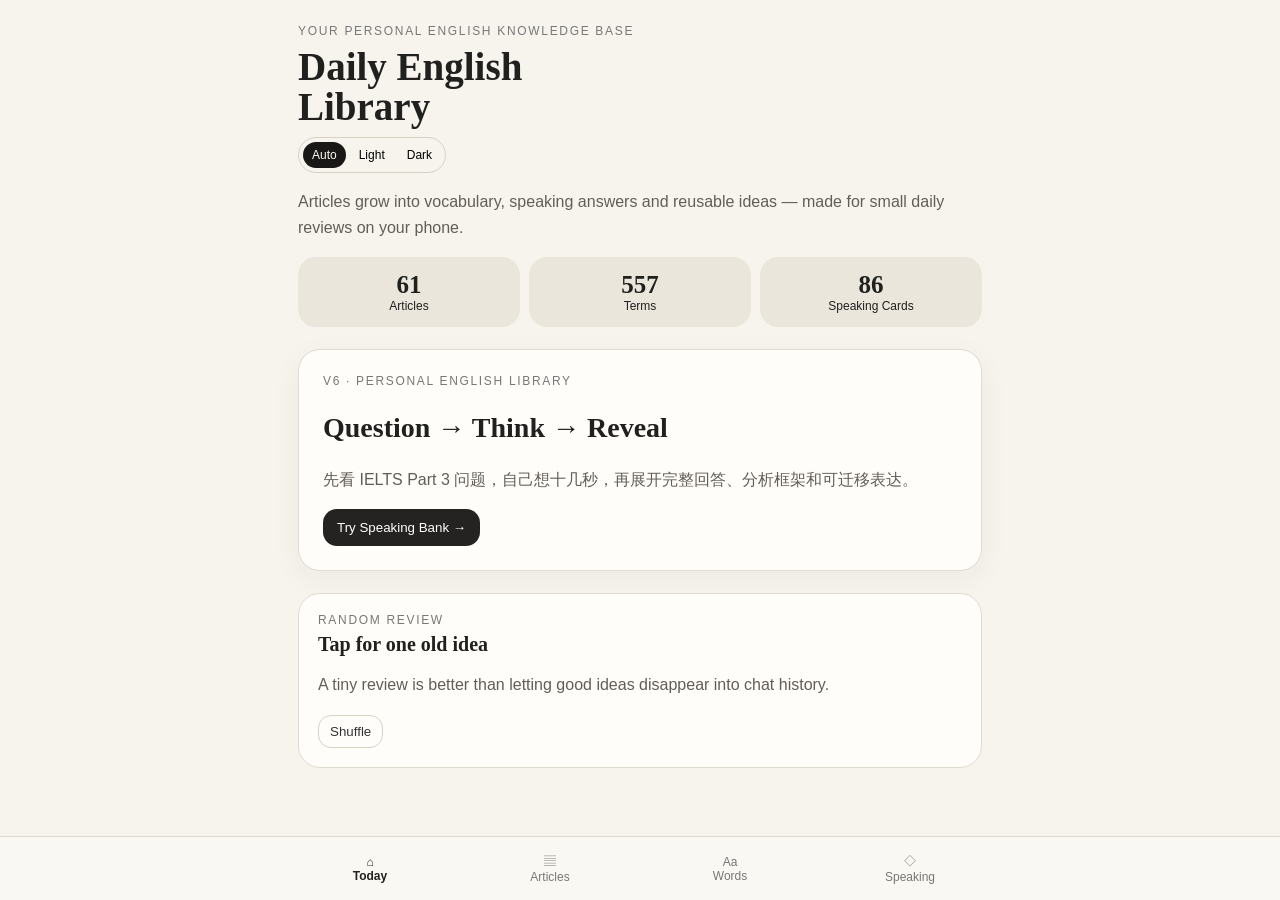
<file: index.html>
<!doctype html>
<html lang="zh-CN" data-glow="b">
<head>
<meta charset="utf-8">
<meta name="viewport" content="width=device-width,initial-scale=1,viewport-fit=cover">
<meta name="theme-color" content="#f7f4ee">
<meta name="apple-mobile-web-app-capable" content="yes">
<title>Daily English Library v6</title>
<link rel="stylesheet" href="./css/app.css">
</head>
<body><main>
<section id="today">
<div class="eyebrow">Your personal English knowledge base</div><h1>Daily English<br>Library</h1><div class="theme-switch"><button data-theme-choice="auto" onclick="setTheme('auto')">Auto</button><button data-theme-choice="light" onclick="setTheme('light')">Light</button><button data-theme-choice="dark" onclick="setTheme('dark')">Dark</button></div>
<p class="sub">Articles grow into vocabulary, speaking answers and reusable ideas — made for small daily reviews on your phone.</p>
<div class="grid"><div class="stat"><b id="articleCount"></b>Articles</div><div class="stat"><b id="wordCount"></b>Terms</div><div class="stat"><b id="speakingCount"></b>Speaking Cards</div></div>
<div class="hero"><div class="eyebrow">v6 · Personal English Library</div><h2 class="serif" style="font-size:28px">Question → Think → Reveal</h2>
<p class="idea">先看 IELTS Part 3 问题，自己想十几秒，再展开完整回答、分析框架和可迁移表达。</p>
<button class="action" onclick="show('ideas')">Try Speaking Bank →</button></div>
<div class="card"><div class="eyebrow">Random review</div><h3 id="randomTitle">Tap for one old idea</h3><p id="randomText" class="idea">A tiny review is better than letting good ideas disappear into chat history.</p><button class="ghost" onclick="randomReview()">Shuffle</button></div>
</section>

<section id="articles" class="hidden"><div class="eyebrow">Archive</div><h2 class="sectionTitle">Articles</h2><p class="small" id="archiveDescription"></p><input id="articleSearch" class="search" placeholder="Search title, topic, framework…" oninput="renderArticles()"><div id="articleList"></div></section>

<section id="words" class="hidden"><div class="eyebrow">Language bank</div><h2 class="sectionTitle">Words & Terms</h2><p class="small">普通词汇、学术术语和专有名词分开复习。状态保存在这台设备。</p>
<div class="filters"><button class="filter active" onclick="setType('all',this)">All</button><button class="filter" onclick="setType('vocab',this)">Vocabulary</button><button class="filter" onclick="setType('academic',this)">Academic Terms</button><button class="filter" onclick="setType('proper',this)">Proper Nouns</button><button class="filter" onclick="setType('saved',this)">★ Saved</button></div>
<input id="wordSearch" class="search" placeholder="Search English or Chinese…" oninput="renderWords()"><div id="wordList"></div></section>

<section id="ideas" class="hidden"><div class="eyebrow">IELTS · Speaking Part 3</div><h2 class="sectionTitle">Speaking Bank</h2>
<p class="small">先回答，再展开。每张卡都把文章里的观点变成真正可以说出口的一段话。</p>
<div class="filters"><button class="filter active" onclick="setSpeakingType('all',this)">All</button><button class="filter" onclick="setSpeakingType('Finance',this)">Finance</button><button class="filter" onclick="setSpeakingType('Psychology',this)">Psychology</button></div>
<div id="speakingList"></div>
<h2 class="sectionTitle">Reusable Expressions</h2><p class="small">从完整回答里抽出来，再迁移到别的话题。</p><div id="exprList"></div>
<h2 class="sectionTitle">Analysis Toolbox</h2>
<div class="card"><b>Scarcity</b><p class="idea">What becomes scarce when something else becomes abundant?</p></div>
<div class="card"><b>Incentives</b><p class="idea">Who benefits, and what behavior does the reward system encourage?</p></div>
<div class="card"><b>Causality</b><p class="idea">Observation → Cause → Signal → Effect.</p></div>
<div class="card"><b>Scale & Feedback</b><p class="idea">What happens if everyone responds this way?</p></div>
<div class="card"><b>Measurement</b><p class="idea">Goal → Proxy → Incentive → Gaming.</p></div>
</section></main>

<div id="reader" class="reader hidden"><div class="readerInner"><div class="readerTop"><button class="ghost" onclick="closeArticle()">← Library</button><button id="saveArticle" class="ghost" onclick="toggleArticleSave()">☆ Save</button></div><div id="readerContent"></div></div></div>
<div class="tabs"><div><button class="nav active" data-id="today" onclick="show('today')">⌂<br>Today</button><button class="nav" data-id="articles" onclick="show('articles')">▤<br>Articles</button><button class="nav" data-id="words" onclick="show('words')">Aa<br>Words</button><button class="nav" data-id="ideas" onclick="show('ideas')">◇<br>Speaking</button></div></div>

<script defer src="./data/articles.js"></script>
<script defer src="./data/words.js"></script>
<script defer src="./data/speaking.js"></script>
<script defer src="./data/expressions.js"></script>
<script defer src="./js/app.js"></script><!-- Data-driven v6 -->
</body></html>
</file>
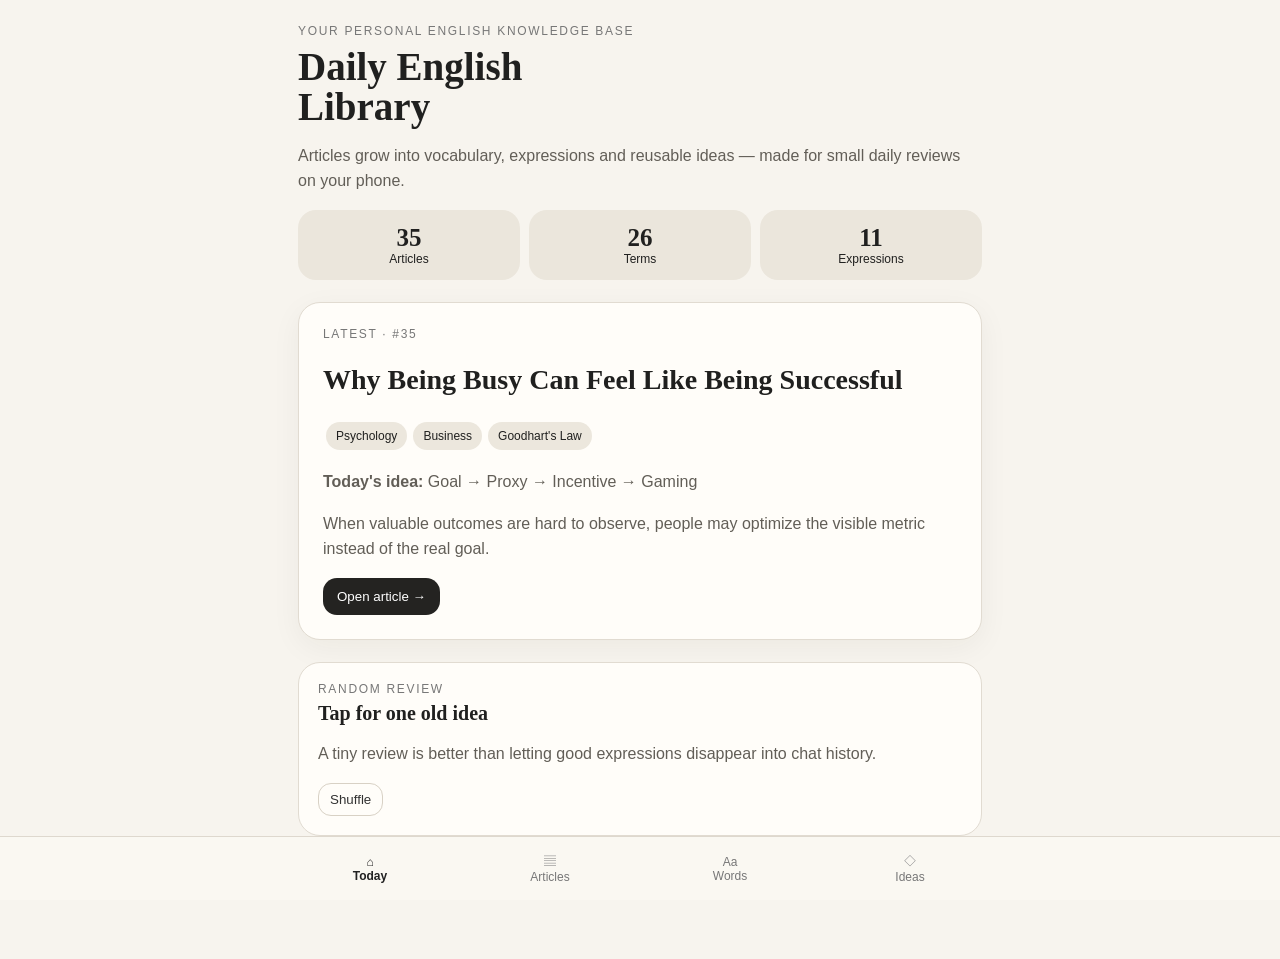
<file: index-v3.html>
<!doctype html><html lang="zh-CN"><head><meta charset="utf-8"><meta name="viewport" content="width=device-width,initial-scale=1,viewport-fit=cover"><meta name="theme-color" content="#f7f4ee"><meta name="apple-mobile-web-app-capable" content="yes"><title>Daily English Library</title>
<style>*{box-sizing:border-box}body{margin:0;background:#f7f4ee;color:#20201f;font-family:-apple-system,BlinkMacSystemFont,"Segoe UI",sans-serif}main{max-width:720px;margin:auto;padding:24px 18px 110px}.eyebrow{font-size:12px;letter-spacing:.14em;text-transform:uppercase;color:#777}h1,.serif{font-family:Georgia,serif}h1{font-size:39px;line-height:1.02;margin:9px 0}.sub,.idea{color:#625e57;line-height:1.6}.hero,.card{background:#fffdf9;border:1px solid #e1dbd1;border-radius:22px;padding:19px;margin:13px 0}.hero{padding:24px;box-shadow:0 8px 30px #2823190d;margin:22px 0}.grid{display:grid;grid-template-columns:repeat(3,1fr);gap:9px;margin:16px 0}.stat{background:#ebe6dc;border-radius:18px;padding:14px 5px;text-align:center;font-size:12px}.stat b{font-family:Georgia,serif;font-size:25px;display:block}.pill{display:inline-block;padding:7px 10px;background:#ece7dd;border-radius:999px;font-size:12px;margin:3px}.card h3{margin:6px 0;font-family:Georgia,serif;font-size:20px}.meta,.small{font-size:12px;color:#858078}.search{width:100%;border:1px solid #ddd6ca;background:#fffdf9;border-radius:15px;padding:14px;font-size:16px;outline:none;margin:12px 0}.tabs{position:fixed;bottom:0;left:0;right:0;background:#faf8f3ee;backdrop-filter:blur(18px);border-top:1px solid #ded8ce;padding:7px 10px calc(7px + env(safe-area-inset-bottom));z-index:9}.tabs>div{max-width:720px;margin:auto;display:flex}.nav{flex:1;border:0;background:none;padding:9px 2px;color:#777;font-size:12px}.nav.active{color:#222;font-weight:700}.action{border:0;background:#242321;color:#fff;border-radius:14px;padding:11px 14px}.ghost{border:1px solid #d8d1c5;background:transparent;border-radius:13px;padding:8px 11px;color:#333}.hidden{display:none!important}.sectionTitle{font-family:Georgia,serif;font-size:28px;margin:24px 0 4px}.wordline{display:flex;justify-content:space-between;gap:10px}.word{font-family:Georgia,serif;font-size:22px}.zh{color:#777}.example{font-size:14px;line-height:1.5;color:#555;font-style:italic}.filters{display:flex;overflow:auto;gap:6px;padding:2px 0 7px}.filter{white-space:nowrap;border:1px solid #d8d1c5;background:transparent;border-radius:999px;padding:8px 11px;color:#555}.filter.active{background:#242321;color:white;border-color:#242321}.type{font-size:10px;letter-spacing:.08em;text-transform:uppercase;color:#8b8174;margin-bottom:5px}.reader{position:fixed;inset:0;background:#f7f4ee;z-index:20;overflow:auto;padding:calc(18px + env(safe-area-inset-top)) 18px 50px}.readerInner{max-width:680px;margin:auto}.readerTop{display:flex;justify-content:space-between}.reader h2{font-family:Georgia,serif;font-size:34px;line-height:1.08}.placeholder{border-left:3px solid #d7cfc2;padding-left:15px;color:#69635c;line-height:1.65}.note{background:#eee8de;border-radius:16px;padding:14px;line-height:1.55;color:#625e57}</style></head><body><main>
<section id="today"><div class="eyebrow">Your personal English knowledge base</div><h1>Daily English<br>Library</h1><p class="sub">Articles grow into vocabulary, expressions and reusable ideas — made for small daily reviews on your phone.</p><div class="grid"><div class="stat"><b>35</b>Articles</div><div class="stat"><b>26</b>Terms</div><div class="stat"><b>11</b>Expressions</div></div><div class="hero"><div class="eyebrow">Latest · #35</div><h2 class="serif" style="font-size:28px">Why Being Busy Can Feel Like Being Successful</h2><span class="pill">Psychology</span><span class="pill">Business</span><span class="pill">Goodhart's Law</span><p class="idea"><b>Today's idea:</b> Goal → Proxy → Incentive → Gaming</p><p class="idea">When valuable outcomes are hard to observe, people may optimize the visible metric instead of the real goal.</p><button class="action" onclick="openArticle(35)">Open article →</button></div><div class="card"><div class="eyebrow">Random review</div><h3 id="randomTitle">Tap for one old idea</h3><p id="randomText" class="idea">A tiny review is better than letting good expressions disappear into chat history.</p><button class="ghost" onclick="randomReview()">Shuffle</button></div></section>
<section id="articles" class="hidden"><div class="eyebrow">Archive</div><h2 class="sectionTitle">Articles</h2><p class="small">Course map · #12–#35</p><input id="articleSearch" class="search" placeholder="Search title, topic, framework…" oninput="renderArticles()"><div id="articleList"></div></section>
<section id="words" class="hidden"><div class="eyebrow">Language bank</div><h2 class="sectionTitle">Words & Terms</h2><p class="small">普通词汇和需要“理解概念”的术语分开复习。状态保存在这台设备。</p><div class="filters"><button class="filter active" onclick="setType('all',this)">All</button><button class="filter" onclick="setType('vocab',this)">Vocabulary</button><button class="filter" onclick="setType('academic',this)">Academic Terms</button><button class="filter" onclick="setType('proper',this)">Proper Nouns</button><button class="filter" onclick="setType('saved',this)">★ Saved</button></div><input id="wordSearch" class="search" placeholder="Search English or Chinese…" oninput="renderWords()"><div id="wordList"></div></section>
<section id="ideas" class="hidden"><div class="eyebrow">IELTS · Speaking Part 3</div><h2 class="sectionTitle">Idea & Expression Bank</h2><p class="small">Reusable arguments are more useful than memorising whole answers.</p><div id="exprList"></div><h2 class="sectionTitle">Analysis Toolbox</h2><div class="card"><b>Scarcity</b><p class="idea">What becomes scarce when something else becomes abundant?</p></div><div class="card"><b>Incentives</b><p class="idea">Who benefits, and what behavior does the reward system encourage?</p></div><div class="card"><b>Causality</b><p class="idea">Observation → Cause → Signal → Effect.</p></div><div class="card"><b>Scale & Feedback</b><p class="idea">What happens if everyone responds this way?</p></div><div class="card"><b>Measurement</b><p class="idea">Goal → Proxy → Incentive → Gaming.</p></div></section></main>
<div id="reader" class="reader hidden"><div class="readerInner"><div class="readerTop"><button class="ghost" onclick="closeArticle()">← Library</button><button id="saveArticle" class="ghost" onclick="toggleArticleSave()">☆ Save</button></div><div id="readerContent"></div></div></div>
<div class="tabs"><div><button class="nav active" data-id="today" onclick="show('today')">⌂<br>Today</button><button class="nav" data-id="articles" onclick="show('articles')">▤<br>Articles</button><button class="nav" data-id="words" onclick="show('words')">Aa<br>Words</button><button class="nav" data-id="ideas" onclick="show('ideas')">◇<br>Ideas</button></div></div>
<script>
const articles=[
{n:12,title:"Success: Why Achievement Does Not Always Bring Happiness",cat:"Society",framework:"Well-being",idea:"Achievement and well-being are related, but they are not identical."},
{n:13,title:"Why We Pay More for Brands",cat:"Business",framework:"Symbolic Value",idea:"Consumers often buy identity and meaning, not only function."},
{n:14,title:"Why Online Reviews Do Not Always Improve Our Decisions",cat:"Psychology",framework:"Judgment",idea:"More information does not automatically produce better judgment."},
{n:15,title:"The Hidden Cost of Fast Fashion",cat:"Society",framework:"True Cost",idea:"A low price can hide costs paid elsewhere in the system."},
{n:16,title:"Why Buy Now, Pay Later Feels So Easy",cat:"Finance",framework:"Present Bias",idea:"Easy payment is not the same as affordability."},
{n:17,title:"Why Wanting Something Can Feel Better Than Having It",cat:"Psychology",framework:"Wanting vs Liking",idea:"Desire and enjoyment are related but psychologically distinct."},
{n:18,title:"Why We Hate Losing More Than We Like Winning",cat:"Psychology",framework:"Loss Aversion",idea:"Past investment should not determine future value."},
{n:19,title:"Why Waiting Can Be Part of the Pleasure",cat:"Psychology",framework:"Anticipation",idea:"Happiness can begin before consumption itself."},
{n:20,title:"Why Boredom May Be More Useful Than It Feels",cat:"Psychology",framework:"Useful Discomfort",idea:"Removing discomfort is not the same as removing something useless."},
{n:21,title:"Why Popular Things Become Even More Popular",cat:"Psychology",framework:"Social Proof",idea:"Popularity can create more popularity through feedback."},
{n:22,title:"Why Earning More Does Not Always Make Us Feel Richer",cat:"Finance",framework:"Lifestyle Inflation",idea:"Higher income does not automatically create proportionally greater freedom."},
{n:23,title:"Why Too Many Choices Can Make Us Less Happy",cat:"Psychology",framework:"Choice Overload",idea:"Optimization has a cost; more choice is not always better."},
{n:24,title:"Why Free Things Make Us Spend More",cat:"Psychology",framework:"Zero-Price Effect",idea:"A zero price does not imply a zero cost."},
{n:25,title:"Why We Keep Paying for Things We Barely Use",cat:"Business",framework:"Defaults",idea:"Defaults shape behavior even when preferences do not change."},
{n:26,title:"Why AI May Make Some Skills More Valuable, Not Less",cat:"Technology",framework:"Scarcity",idea:"When one capability becomes abundant, value can move toward what remains scarce."},
{n:27,title:"Why Companies Want Your Attention",cat:"Technology",framework:"Incentives",idea:"Information can be abundant while human attention remains scarce."},
{n:28,title:"Why Paying Feels Different Depending on How You Pay",cat:"Psychology",framework:"Friction",idea:"Lower friction is not automatically better decision-making."},
{n:29,title:"Why We Feel Richer When the Stock Market Goes Up",cat:"Finance",framework:"Stock vs Flow",idea:"Being wealthier is not identical to having more spendable cash."},
{n:30,title:"Why Good News Can Be Bad News for the Stock Market",cat:"Finance",framework:"Second-order Effects",idea:"Markets react to surprises rather than information in isolation."},
{n:31,title:"Why Lower Interest Rates Do Not Always Make Stocks Rise",cat:"Finance",framework:"Causality",idea:"The same policy move can mean different things depending on its underlying cause."},
{n:32,title:"Why Saving Money Can Sometimes Hurt the Economy",cat:"Economics",framework:"Scale & Feedback",idea:"What is rational for one household may not produce the same result economy-wide."},
{n:33,title:"Why Expensive Things Can Sometimes Become More Popular",cat:"Business",framework:"Signalling",idea:"Price can function not only as a cost but also as a signal."},
{n:34,title:"Why Predictions Can Change the Future They Predict",cat:"Economics",framework:"Expectations",idea:"Expectations can influence outcomes without fully determining them."},
{n:35,title:"Why Being Busy Can Feel Like Being Successful",cat:"Psychology",framework:"Measurement",idea:"The metric is a representation of the goal, not the goal itself."}];
const words=[
{w:"proxy",zh:"代理指标",type:"vocab",ex:"When something is difficult to measure, people often rely on a proxy.",src:"#35"},
{w:"metric",zh:"衡量指标",type:"academic",ex:"A metric is a quantitative measure used to track performance.",src:"#35"},
{w:"distort",zh:"扭曲",type:"vocab",ex:"Poorly designed targets can distort behavior.",src:"#35"},
{w:"productivity",zh:"生产率；工作效率",type:"academic",ex:"Visible activity is not necessarily the same as productivity.",src:"#35"},
{w:"self-fulfilling prophecy",zh:"自我实现预言",type:"academic",ex:"A belief may change behavior in ways that make itself more likely to become true.",src:"#34"},
{w:"credibility",zh:"可信度",type:"vocab",ex:"Central-bank credibility can influence expectations.",src:"#34"},
{w:"amplify",zh:"放大",type:"vocab",ex:"Fear can amplify market movements.",src:"#34"},
{w:"Veblen goods",zh:"凡勃伦商品",type:"academic",ex:"A high price can sometimes contribute to a product's status value.",src:"#33"},
{w:"Thorstein Veblen",zh:"索尔斯坦·凡勃伦",type:"proper",ex:"An economist and sociologist associated with conspicuous consumption.",src:"#33"},
{w:"exclusivity",zh:"排他性；稀缺感",type:"vocab",ex:"Limited supply can create exclusivity.",src:"#33"},
{w:"symbolic value",zh:"象征价值",type:"academic",ex:"Luxury goods can provide symbolic value beyond practical function.",src:"#33"},
{w:"craftsmanship",zh:"工艺；手艺",type:"vocab",ex:"Customers may pay more for craftsmanship.",src:"#33"},
{w:"paradox of thrift",zh:"节俭悖论",type:"academic",ex:"What is prudent for one household can weaken demand if everyone does it at once.",src:"#32"},
{w:"aggregate demand",zh:"总需求",type:"academic",ex:"Weak aggregate demand can reduce employment.",src:"#32"},
{w:"countercyclical",zh:"逆周期的",type:"academic",ex:"Governments sometimes use countercyclical policy.",src:"#32"},
{w:"underlying cause",zh:"根本原因",type:"vocab",ex:"Policy should address the underlying cause.",src:"#31"},
{w:"Federal Reserve",zh:"美国联邦储备系统",type:"proper",ex:"The central bank of the United States.",src:"#31"},
{w:"priced in",zh:"已被市场计价",type:"academic",ex:"Good news may already be priced in.",src:"#30"},
{w:"wealth effect",zh:"财富效应",type:"academic",ex:"Rising asset values can affect consumption through the wealth effect.",src:"#29"},
{w:"liquidity",zh:"流动性",type:"academic",ex:"Investors often prefer liquidity during uncertainty.",src:"#29"},
{w:"pain of paying",zh:"支付痛感",type:"academic",ex:"Payment methods can change the psychological pain of paying.",src:"#28"},
{w:"friction",zh:"摩擦；阻力",type:"vocab",ex:"Useful friction can create a decision point.",src:"#28"},
{w:"incentive",zh:"激励",type:"vocab",ex:"People respond to incentives.",src:"#27"},
{w:"attention economy",zh:"注意力经济",type:"academic",ex:"In the attention economy, human attention is a scarce resource.",src:"#27"},
{w:"scarcity",zh:"稀缺性",type:"academic",ex:"Abundance in one area can create scarcity elsewhere.",src:"#26"},
{w:"Goodhart's Law",zh:"古德哈特定律",type:"proper",ex:"When a measure becomes a target, it can stop being a good measure.",src:"#35"}];
const expressions=[
{text:"The problem is not X itself, but confusing X with Y.",note:"区分事物本身与错误等同。",src:"#35"},
{text:"What gets measured influences what people optimize for.",note:"KPI、教育、平台算法、公司管理。",src:"#35"},
{text:"Expectations do not have to determine reality in order to influence it.",note:"信心、教育、市场预期。",src:"#34"},
{text:"Price can function not only as a cost but also as a signal.",note:"消费、品牌、奢侈品。",src:"#33"},
{text:"What is rational for an individual may not produce the same result at the collective level.",note:"个人行为与社会结果。",src:"#32"},
{text:"The same event can have different implications depending on its underlying cause.",note:"宏观经济与因果分析。",src:"#31"},
{text:"Markets react to surprises rather than information in isolation.",note:"现实与市场预期。",src:"#30"},
{text:"An improvement in the aggregate does not necessarily benefit every group equally.",note:"宏观数据与分配。",src:"#29"},
{text:"Good design should make routine decisions easy while making important decisions visible.",note:"科技设计与行为经济学。",src:"#28"},
{text:"Interests can be aligned without being identical.",note:"公司、平台、政府与个人利益。",src:"#27"},
{text:"When one thing becomes abundant, value often moves toward what remains scarce.",note:"AI、技术进步、职业技能。",src:"#26"}];
let states=JSON.parse(localStorage.getItem("del-word-states")||"{}"),saved=JSON.parse(localStorage.getItem("del-saved")||"{}"),savedArticles=JSON.parse(localStorage.getItem("del-saved-articles")||"{}"),currentType="all",currentArticle=null;
function show(id){document.querySelectorAll("main>section").forEach(x=>x.classList.add("hidden"));document.getElementById(id).classList.remove("hidden");document.querySelectorAll(".nav").forEach(x=>x.classList.toggle("active",x.dataset.id===id));scrollTo(0,0)}
function renderArticles(){let q=(articleSearch.value||"").toLowerCase();articleList.innerHTML=articles.filter(a=>JSON.stringify(a).toLowerCase().includes(q)).slice().reverse().map(a=>`<div class="card" onclick="openArticle(${a.n})"><div class="meta">#${a.n} · ${a.cat} · ${a.framework}</div><h3>${a.title}</h3><p class="idea">${a.idea}</p></div>`).join("")}
function setType(t,b){currentType=t;document.querySelectorAll(".filter").forEach(x=>x.classList.remove("active"));b.classList.add("active");renderWords()}
function label(t){return t==="academic"?"Academic / Technical":t==="proper"?"Proper Noun":"Vocabulary"}
function cycle(w){let order=["new","fuzzy","known"],v=states[w]||"new";states[w]=order[(order.indexOf(v)+1)%3];localStorage.setItem("del-word-states",JSON.stringify(states));renderWords()}
function stateText(w){return states[w]==="known"?"✓ 认识":states[w]==="fuzzy"?"~ 模糊":"? 不认识"}
function toggleSave(w){saved[w]=!saved[w];localStorage.setItem("del-saved",JSON.stringify(saved));renderWords()}
function renderWords(){let q=(wordSearch.value||"").toLowerCase();wordList.innerHTML=words.filter(x=>(currentType==="all"||x.type===currentType||(currentType==="saved"&&saved[x.w]))&&(x.w+x.zh+x.ex).toLowerCase().includes(q)).map(x=>`<div class="card"><div class="type">${label(x.type)} · ${x.src}</div><div class="wordline"><div><div class="word">${x.w}</div><div class="zh">${x.zh}</div></div><button class="ghost" onclick='toggleSave(${JSON.stringify(x.w)})'>${saved[x.w]?"★":"☆"}</button></div><p class="example">${x.ex}</p><button class="ghost" onclick='cycle(${JSON.stringify(x.w)})'>${stateText(x.w)}</button></div>`).join("")}
function renderExpr(){exprList.innerHTML=expressions.map(x=>`<div class="card"><div class="meta">${x.src}</div><h3>${x.text}</h3><p class="idea">${x.note}</p></div>`).join("")}
function openArticle(n){let a=articles.find(x=>x.n===n);currentArticle=n;reader.classList.remove("hidden");document.body.style.overflow="hidden";saveArticle.textContent=savedArticles[n]?"★ Saved":"☆ Save";readerContent.innerHTML=`<div class="eyebrow" style="margin-top:28px">Daily English Article · #${a.n}</div><h2>${a.title}</h2><span class="pill">${a.cat}</span><span class="pill">${a.framework}</span><p class="idea"><b>Core idea:</b> ${a.idea}</p><div class="note">v3 已经具备完整文章阅读页结构。旧文章目前只保存了课程索引和核心观点，所以这里不会伪造过去的原文；以后导入的新文章会显示完整 English Article、中文 Summary、Vocabulary、Difficult Sentences、IELTS Part 3 和 Writing Prompt。</div><h3 class="sectionTitle">English Article</h3><p class="placeholder">Full archived text not imported yet.</p><h3 class="sectionTitle">Chinese Summary</h3><p class="placeholder">等待导入这篇文章的完整历史内容。</p><h3 class="sectionTitle">Vocabulary & Terms</h3><p class="placeholder">与 #${a.n} 关联的词汇会自动进入 Words，并按 Vocabulary / Academic Terms / Proper Nouns 分类。</p>`}
function closeArticle(){reader.classList.add("hidden");document.body.style.overflow="";currentArticle=null}
function toggleArticleSave(){if(!currentArticle)return;savedArticles[currentArticle]=!savedArticles[currentArticle];localStorage.setItem("del-saved-articles",JSON.stringify(savedArticles));saveArticle.textContent=savedArticles[currentArticle]?"★ Saved":"☆ Save"}
function randomReview(){let p=[...articles.map(x=>({t:"#"+x.n+" · "+x.framework,v:x.idea})),...expressions.map(x=>({t:x.src+" · Expression",v:x.text}))],x=p[Math.floor(Math.random()*p.length)];randomTitle.textContent=x.t;randomText.textContent=x.v}
renderArticles();renderWords();renderExpr();</script></body></html>
</file>
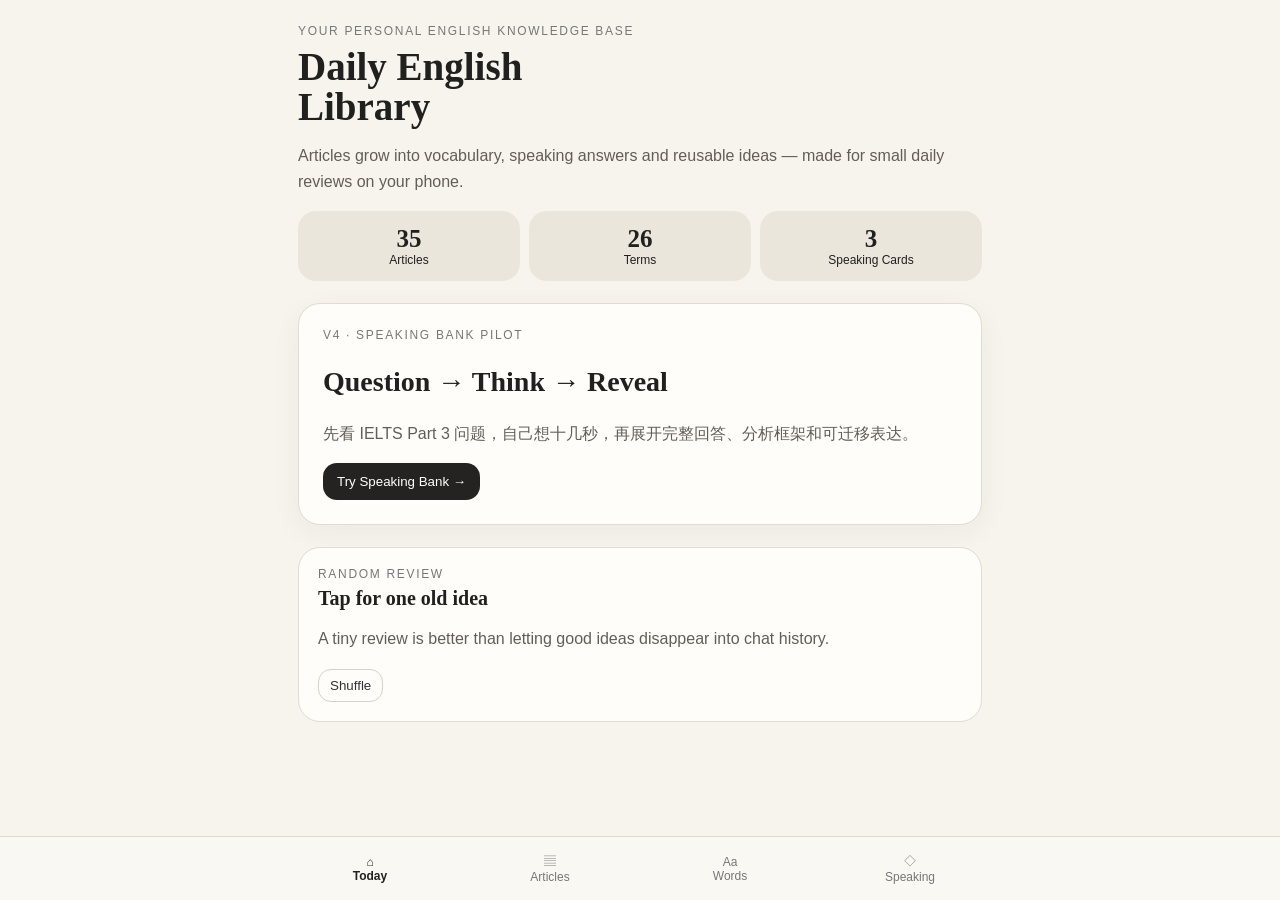
<file: index-v4-archive-1-35.html>
<!doctype html>
<html lang="zh-CN">
<head>
<meta charset="utf-8">
<meta name="viewport" content="width=device-width,initial-scale=1,viewport-fit=cover">
<meta name="theme-color" content="#f7f4ee">
<meta name="apple-mobile-web-app-capable" content="yes">
<title>Daily English Library v4</title>
<style>
*{box-sizing:border-box} body{margin:0;background:#f7f4ee;color:#20201f;font-family:-apple-system,BlinkMacSystemFont,"Segoe UI",sans-serif}
main{max-width:720px;margin:auto;padding:24px 18px 110px}.eyebrow{font-size:12px;letter-spacing:.14em;text-transform:uppercase;color:#777}
h1,.serif{font-family:Georgia,serif} h1{font-size:39px;line-height:1.02;margin:9px 0}.sub,.idea{color:#625e57;line-height:1.65}
.hero,.card{background:#fffdf9;border:1px solid #e1dbd1;border-radius:22px;padding:19px;margin:13px 0}.hero{padding:24px;box-shadow:0 8px 30px #2823190d;margin:22px 0}
.grid{display:grid;grid-template-columns:repeat(3,1fr);gap:9px;margin:16px 0}.stat{background:#ebe6dc;border-radius:18px;padding:14px 5px;text-align:center;font-size:12px}.stat b{font-family:Georgia,serif;font-size:25px;display:block}
.pill{display:inline-block;padding:7px 10px;background:#ece7dd;border-radius:999px;font-size:12px;margin:3px}.card h3{margin:6px 0;font-family:Georgia,serif;font-size:20px}
.meta,.small{font-size:12px;color:#858078}.search{width:100%;border:1px solid #ddd6ca;background:#fffdf9;border-radius:15px;padding:14px;font-size:16px;outline:none;margin:12px 0}
.tabs{position:fixed;bottom:0;left:0;right:0;background:#faf8f3ee;backdrop-filter:blur(18px);border-top:1px solid #ded8ce;padding:7px 10px calc(7px + env(safe-area-inset-bottom));z-index:9}
.tabs>div{max-width:720px;margin:auto;display:flex}.nav{flex:1;border:0;background:none;padding:9px 2px;color:#777;font-size:12px}.nav.active{color:#222;font-weight:700}
.action{border:0;background:#242321;color:#fff;border-radius:14px;padding:11px 14px}.ghost{border:1px solid #d8d1c5;background:transparent;border-radius:13px;padding:8px 11px;color:#333}
.hidden{display:none!important}.sectionTitle{font-family:Georgia,serif;font-size:28px;margin:24px 0 4px}.wordline{display:flex;justify-content:space-between;gap:10px}.word{font-family:Georgia,serif;font-size:22px}.zh{color:#777}
.example{font-size:14px;line-height:1.5;color:#555;font-style:italic}.filters{display:flex;overflow:auto;gap:6px;padding:2px 0 7px}.filter{white-space:nowrap;border:1px solid #d8d1c5;background:transparent;border-radius:999px;padding:8px 11px;color:#555}.filter.active{background:#242321;color:white;border-color:#242321}
.type{font-size:10px;letter-spacing:.08em;text-transform:uppercase;color:#8b8174;margin-bottom:5px}.reader{position:fixed;inset:0;background:#f7f4ee;z-index:20;overflow:auto;padding:calc(18px + env(safe-area-inset-top)) 18px 50px}
.readerInner{max-width:680px;margin:auto}.readerTop{display:flex;justify-content:space-between}.reader h2{font-family:Georgia,serif;font-size:34px;line-height:1.08}.placeholder{border-left:3px solid #d7cfc2;padding-left:15px;color:#69635c;line-height:1.65}
.note{background:#eee8de;border-radius:16px;padding:14px;line-height:1.55;color:#625e57}
.speaking-card{overflow:hidden}.question{font-family:Georgia,serif;font-size:21px;line-height:1.35;margin:8px 0 12px}.answer{border-top:1px solid #e6dfd5;margin-top:14px;padding-top:14px}.answer p{line-height:1.72;color:#48443f}
.framework{background:#f1ece3;border-radius:14px;padding:12px 14px;margin:10px 0;font-size:14px;color:#5e584f}.expression{border-left:3px solid #cfc5b6;padding:2px 0 2px 12px;margin:12px 0;font-family:Georgia,serif;line-height:1.55}
.reveal{width:100%;margin-top:8px}.related{font-size:12px;color:#847d74;margin-top:12px}.articleBody{font-family:Georgia,serif;font-size:18px;line-height:1.82;color:#34312d}.articleBody p{margin:0 0 1.25em}.archiveBadge{display:inline-block;margin:8px 0 2px;padding:7px 10px;border-radius:999px;background:#e8efe7;font-size:12px;color:#52604f}
</style>
</head>
<body><main>
<section id="today">
<div class="eyebrow">Your personal English knowledge base</div><h1>Daily English<br>Library</h1>
<p class="sub">Articles grow into vocabulary, speaking answers and reusable ideas — made for small daily reviews on your phone.</p>
<div class="grid"><div class="stat"><b>35</b>Articles</div><div class="stat"><b>26</b>Terms</div><div class="stat"><b>3</b>Speaking Cards</div></div>
<div class="hero"><div class="eyebrow">v4 · Speaking Bank pilot</div><h2 class="serif" style="font-size:28px">Question → Think → Reveal</h2>
<p class="idea">先看 IELTS Part 3 问题，自己想十几秒，再展开完整回答、分析框架和可迁移表达。</p>
<button class="action" onclick="show('ideas')">Try Speaking Bank →</button></div>
<div class="card"><div class="eyebrow">Random review</div><h3 id="randomTitle">Tap for one old idea</h3><p id="randomText" class="idea">A tiny review is better than letting good ideas disappear into chat history.</p><button class="ghost" onclick="randomReview()">Shuffle</button></div>
</section>

<section id="articles" class="hidden"><div class="eyebrow">Archive</div><h2 class="sectionTitle">Articles</h2><p class="small">Course map · #1–#35 · #2–#11 historical English texts imported</p><input id="articleSearch" class="search" placeholder="Search title, topic, framework…" oninput="renderArticles()"><div id="articleList"></div></section>

<section id="words" class="hidden"><div class="eyebrow">Language bank</div><h2 class="sectionTitle">Words & Terms</h2><p class="small">普通词汇、学术术语和专有名词分开复习。状态保存在这台设备。</p>
<div class="filters"><button class="filter active" onclick="setType('all',this)">All</button><button class="filter" onclick="setType('vocab',this)">Vocabulary</button><button class="filter" onclick="setType('academic',this)">Academic Terms</button><button class="filter" onclick="setType('proper',this)">Proper Nouns</button><button class="filter" onclick="setType('saved',this)">★ Saved</button></div>
<input id="wordSearch" class="search" placeholder="Search English or Chinese…" oninput="renderWords()"><div id="wordList"></div></section>

<section id="ideas" class="hidden"><div class="eyebrow">IELTS · Speaking Part 3</div><h2 class="sectionTitle">Speaking Bank</h2>
<p class="small">先回答，再展开。每张卡都把文章里的观点变成真正可以说出口的一段话。</p>
<div class="filters"><button class="filter active" onclick="setSpeakingType('all',this)">All</button><button class="filter" onclick="setSpeakingType('Finance',this)">Finance</button><button class="filter" onclick="setSpeakingType('Psychology',this)">Psychology</button></div>
<div id="speakingList"></div>
<h2 class="sectionTitle">Reusable Expressions</h2><p class="small">从完整回答里抽出来，再迁移到别的话题。</p><div id="exprList"></div>
<h2 class="sectionTitle">Analysis Toolbox</h2>
<div class="card"><b>Scarcity</b><p class="idea">What becomes scarce when something else becomes abundant?</p></div>
<div class="card"><b>Incentives</b><p class="idea">Who benefits, and what behavior does the reward system encourage?</p></div>
<div class="card"><b>Causality</b><p class="idea">Observation → Cause → Signal → Effect.</p></div>
<div class="card"><b>Scale & Feedback</b><p class="idea">What happens if everyone responds this way?</p></div>
<div class="card"><b>Measurement</b><p class="idea">Goal → Proxy → Incentive → Gaming.</p></div>
</section></main>

<div id="reader" class="reader hidden"><div class="readerInner"><div class="readerTop"><button class="ghost" onclick="closeArticle()">← Library</button><button id="saveArticle" class="ghost" onclick="toggleArticleSave()">☆ Save</button></div><div id="readerContent"></div></div></div>
<div class="tabs"><div><button class="nav active" data-id="today" onclick="show('today')">⌂<br>Today</button><button class="nav" data-id="articles" onclick="show('articles')">▤<br>Articles</button><button class="nav" data-id="words" onclick="show('words')">Aa<br>Words</button><button class="nav" data-id="ideas" onclick="show('ideas')">◇<br>Speaking</button></div></div>

<script>
const articles=[
{"n":1,"title":"Why AI Is Changing the Skills Employers Value","cat":"Technology & AI","framework":"Skills & Labor Market","idea":"As AI makes some capabilities abundant, employers may place more value on complementary human skills."},
{"n":2,"title":"Why Index Funds Have Become So Popular","cat":"Finance","framework":"Passive Investing","idea":"Low costs, diversification and discipline can matter more than repeatedly trying to beat the market."},
{"n":3,"title":"The Hidden Economics of Luxury Brands — Why Do People Pay So Much?","cat":"Business","framework":"Signaling & Veblen Goods","idea":"Luxury demand reflects symbolic value, status signals and scarcity as well as practical function."},
{"n":4,"title":"The Attention Economy — Why Your Focus Has Become One of the World’s Most Valuable Resources","cat":"Technology","framework":"Attention Economy","idea":"When information becomes abundant, human attention becomes the scarce resource competing businesses want to capture."},
{"n":5,"title":"The Psychology of Market Bubbles — Why Smart People Still Make Irrational Investment Decisions","cat":"Finance","framework":"Behavioral Finance","idea":"Intelligence does not remove social pressure, fear of missing out or other biases that can amplify bubbles."},
{"n":6,"title":"The Rise of AI Agents — Will They Become Your Digital Colleagues?","cat":"Technology & AI","framework":"AI Agents","idea":"AI may increasingly shift from answering questions to carrying out multi-step tasks alongside human workers."},
{"n":7,"title":"Why Some Countries Become Richer Than Others — Lessons from Economic Development","cat":"Economics","framework":"Economic Development","idea":"Long-run prosperity emerges from interacting institutions, human capital, innovation, trade and social trust."},
{"n":8,"title":"The Creator Economy — Can Turning Your Hobby into a Career Really Make You Happier?","cat":"Business","framework":"Creator Economy","idea":"Greater autonomy can coexist with algorithmic pressure, unstable income and burnout."},
{"n":9,"title":"Why Network Effects Make Some Companies Almost Impossible to Catch","cat":"Business","framework":"Network Effects","idea":"A product can become more valuable as more people use it, creating powerful feedback loops and competitive moats."},
{"n":10,"title":"The Economics of Time — Why the Wealthiest Resource Isn’t Money","cat":"Economics","framework":"Opportunity Cost","idea":"Money can sometimes be replaced; time cannot, so every choice carries an opportunity cost."},
{"n":11,"title":"The Subscription Economy — Why More People Rent Access Instead of Owning Products","cat":"Business","framework":"Subscription Economy","idea":"Subscriptions trade ownership for convenient access while reshaping consumer habits and company incentives."},
{"n":12,"title":"Success: Why Achievement Does Not Always Bring Happiness","cat":"Society","framework":"Well-being","idea":"Achievement and well-being are related, but they are not identical."},
{"n":13,"title":"Why We Pay More for Brands","cat":"Business","framework":"Symbolic Value","idea":"Consumers often buy identity and meaning, not only function."},
{"n":14,"title":"Why Online Reviews Do Not Always Improve Our Decisions","cat":"Psychology","framework":"Judgment","idea":"More information does not automatically produce better judgment."},
{"n":15,"title":"The Hidden Cost of Fast Fashion","cat":"Society","framework":"True Cost","idea":"A low price can hide costs paid elsewhere in the system."},
{"n":16,"title":"Why Buy Now, Pay Later Feels So Easy","cat":"Finance","framework":"Present Bias","idea":"Easy payment is not the same as affordability."},
{"n":17,"title":"Why Wanting Something Can Feel Better Than Having It","cat":"Psychology","framework":"Wanting vs Liking","idea":"Desire and enjoyment are related but psychologically distinct."},
{"n":18,"title":"Why We Hate Losing More Than We Like Winning","cat":"Psychology","framework":"Loss Aversion","idea":"Past investment should not determine future value."},
{"n":19,"title":"Why Waiting Can Be Part of the Pleasure","cat":"Psychology","framework":"Anticipation","idea":"Happiness can begin before consumption itself."},
{"n":20,"title":"Why Boredom May Be More Useful Than It Feels","cat":"Psychology","framework":"Useful Discomfort","idea":"Removing discomfort is not the same as removing something useless."},
{"n":21,"title":"Why Popular Things Become Even More Popular","cat":"Psychology","framework":"Social Proof","idea":"Popularity can create more popularity through feedback."},
{"n":22,"title":"Why Earning More Does Not Always Make Us Feel Richer","cat":"Finance","framework":"Lifestyle Inflation","idea":"Higher income does not automatically create proportionally greater freedom."},
{"n":23,"title":"Why Too Many Choices Can Make Us Less Happy","cat":"Psychology","framework":"Choice Overload","idea":"Optimization has a cost; more choice is not always better."},
{"n":24,"title":"Why Free Things Make Us Spend More","cat":"Psychology","framework":"Zero-Price Effect","idea":"A zero price does not imply a zero cost."},
{"n":25,"title":"Why We Keep Paying for Things We Barely Use","cat":"Business","framework":"Defaults","idea":"Defaults shape behavior even when preferences do not change."},
{"n":26,"title":"Why AI May Make Some Skills More Valuable, Not Less","cat":"Technology","framework":"Scarcity","idea":"When one capability becomes abundant, value can move toward what remains scarce."},
{"n":27,"title":"Why Companies Want Your Attention","cat":"Technology","framework":"Incentives","idea":"Information can be abundant while human attention remains scarce."},
{"n":28,"title":"Why Paying Feels Different Depending on How You Pay","cat":"Psychology","framework":"Friction","idea":"Lower friction is not automatically better decision-making."},
{"n":29,"title":"Why We Feel Richer When the Stock Market Goes Up","cat":"Finance","framework":"Stock vs Flow","idea":"Being wealthier is not identical to having more spendable cash."},
{"n":30,"title":"Why Good News Can Be Bad News for the Stock Market","cat":"Finance","framework":"Second-order Effects","idea":"Markets react to surprises rather than information in isolation."},
{"n":31,"title":"Why Lower Interest Rates Do Not Always Make Stocks Rise","cat":"Finance","framework":"Causality","idea":"The same policy move can mean different things depending on its underlying cause."},
{"n":32,"title":"Why Saving Money Can Sometimes Hurt the Economy","cat":"Economics","framework":"Scale & Feedback","idea":"What is rational for one household may not produce the same result economy-wide."},
{"n":33,"title":"Why Expensive Things Can Sometimes Become More Popular","cat":"Business","framework":"Signalling","idea":"Price can function not only as a cost but also as a signal."},
{"n":34,"title":"Why Predictions Can Change the Future They Predict","cat":"Economics","framework":"Expectations","idea":"Expectations can influence outcomes without fully determining them."},
{"n":35,"title":"Why Being Busy Can Feel Like Being Successful","cat":"Psychology","framework":"Measurement","idea":"The metric is a representation of the goal, not the goal itself."}];

const words=[
{w:"proxy",zh:"代理指标",type:"vocab",ex:"When something is difficult to measure, people often rely on a proxy.",src:"#35"},
{w:"metric",zh:"衡量指标",type:"academic",ex:"A metric is a quantitative measure used to track performance.",src:"#35"},
{w:"distort",zh:"扭曲",type:"vocab",ex:"Poorly designed targets can distort behavior.",src:"#35"},
{w:"productivity",zh:"生产率；工作效率",type:"academic",ex:"Visible activity is not necessarily the same as productivity.",src:"#35"},
{w:"self-fulfilling prophecy",zh:"自我实现预言",type:"academic",ex:"A belief may change behavior in ways that make itself more likely to become true.",src:"#34"},
{w:"credibility",zh:"可信度",type:"vocab",ex:"Central-bank credibility can influence expectations.",src:"#34"},
{w:"amplify",zh:"放大",type:"vocab",ex:"Fear can amplify market movements.",src:"#34"},
{w:"Veblen goods",zh:"凡勃伦商品",type:"academic",ex:"A high price can sometimes contribute to a product's status value.",src:"#33"},
{w:"Thorstein Veblen",zh:"索尔斯坦·凡勃伦",type:"proper",ex:"An economist and sociologist associated with conspicuous consumption.",src:"#33"},
{w:"exclusivity",zh:"排他性；稀缺感",type:"vocab",ex:"Limited supply can create exclusivity.",src:"#33"},
{w:"symbolic value",zh:"象征价值",type:"academic",ex:"Luxury goods can provide symbolic value beyond practical function.",src:"#33"},
{w:"craftsmanship",zh:"工艺；手艺",type:"vocab",ex:"Customers may pay more for craftsmanship.",src:"#33"},
{w:"paradox of thrift",zh:"节俭悖论",type:"academic",ex:"What is prudent for one household can weaken demand if everyone does it at once.",src:"#32"},
{w:"aggregate demand",zh:"总需求",type:"academic",ex:"Weak aggregate demand can reduce employment.",src:"#32"},
{w:"countercyclical",zh:"逆周期的",type:"academic",ex:"Governments sometimes use countercyclical policy.",src:"#32"},
{w:"underlying cause",zh:"根本原因",type:"vocab",ex:"Policy should address the underlying cause.",src:"#31"},
{w:"Federal Reserve",zh:"美国联邦储备系统",type:"proper",ex:"The central bank of the United States.",src:"#31"},
{w:"priced in",zh:"已被市场计价",type:"academic",ex:"Good news may already be priced in.",src:"#30"},
{w:"wealth effect",zh:"财富效应",type:"academic",ex:"Rising asset values can affect consumption through the wealth effect.",src:"#29"},
{w:"liquidity",zh:"流动性",type:"academic",ex:"Investors often prefer liquidity during uncertainty.",src:"#29"},
{w:"pain of paying",zh:"支付痛感",type:"academic",ex:"Payment methods can change the psychological pain of paying.",src:"#28"},
{w:"friction",zh:"摩擦；阻力",type:"vocab",ex:"Useful friction can create a decision point.",src:"#28"},
{w:"incentive",zh:"激励",type:"vocab",ex:"People respond to incentives.",src:"#27"},
{w:"attention economy",zh:"注意力经济",type:"academic",ex:"In the attention economy, human attention is a scarce resource.",src:"#27"},
{w:"scarcity",zh:"稀缺性",type:"academic",ex:"Abundance in one area can create scarcity elsewhere.",src:"#26"},
{w:"Goodhart's Law",zh:"古德哈特定律",type:"proper",ex:"When a measure becomes a target, it can stop being a good measure.",src:"#35"}];

const archivedArticles={"2": "<p>If you ask experienced investors for advice, many of them will mention <strong>index funds</strong> sooner or later. These investment products have grown rapidly over the past two decades and now hold trillions of dollars worldwide. While some investors continue to believe they can outperform the market by selecting individual stocks, others argue that simply following the market may actually be the smarter strategy.</p><p>To understand why index funds have become so popular, it is helpful to first understand how they work. Instead of trying to choose the “best” companies, an index fund simply aims to copy a market index. For example, if an index contains 500 companies, the fund buys shares in those companies in roughly the same proportions. As a result, the fund’s performance closely follows the performance of the overall market.</p><p>This idea may sound surprisingly simple, but it challenges a long-held belief in investing—that skilled professionals can consistently identify winning stocks. Active fund managers spend enormous amounts of time researching companies, analyzing financial statements, meeting executives, and predicting future trends. In return, investors usually pay higher management fees.</p><p>However, numerous studies have shown that many actively managed funds fail to outperform their benchmark indexes over long periods after accounting for fees. Some managers achieve excellent results for a few years, but maintaining that advantage over decades is extremely difficult. Financial markets are highly competitive, and valuable information spreads quickly. By the time an opportunity becomes obvious, it is often already reflected in stock prices.</p><p>Index funds avoid this problem by accepting a simple reality: predicting the future is extremely hard. Instead of trying to beat the market, they aim to become the market. This approach significantly reduces trading activity, which also lowers transaction costs and taxes in many countries.</p><p>Another reason for the popularity of index investing is diversification. Buying shares of only one or two companies exposes investors to significant risk. Even excellent businesses can face unexpected challenges, such as technological disruption, legal disputes, or changes in consumer preferences. By investing in hundreds or even thousands of companies, index funds reduce the impact of any single company’s poor performance.</p><p>Of course, diversification does not eliminate risk entirely. If the entire market declines because of a recession, a financial crisis, or geopolitical uncertainty, index funds will also lose value. Investors sometimes misunderstand diversification as protection against every possible loss. In reality, it mainly protects against the failure of individual companies rather than the market as a whole.</p><p>One interesting psychological advantage of index funds is that they encourage patience. Individual stock investors often feel tempted to buy and sell frequently in response to news headlines or market fluctuations. Unfortunately, emotional decisions can seriously reduce long-term returns. Fear causes people to sell during market crashes, while excitement encourages them to buy after prices have already risen significantly.</p><p>Behavioral economists have spent decades studying these patterns. Research suggests that human beings naturally dislike losses more than they enjoy equivalent gains, a phenomenon known as <strong>loss aversion</strong>. Because of this bias, investors sometimes abandon well-designed investment plans during periods of uncertainty.</p><p>Index investing offers a relatively simple solution. Rather than constantly predicting tomorrow’s market movements, investors focus on long-term economic growth. As businesses become more productive, develop new technologies, and create more valuable products and services, the overall economy tends to expand over time. Although short-term volatility remains unavoidable, long-term investors hope to benefit from decades of economic progress.</p><p>This does not mean index investing is perfect. Critics argue that if too much money flows into passive funds, fewer investors will actively analyze companies, potentially making markets less efficient. Others worry that the largest index fund providers have become powerful shareholders capable of influencing corporate decisions across many industries.</p><p>Even so, most economists believe active and passive investing will continue to coexist. Active investors play an important role in discovering prices and identifying opportunities, while passive investors provide an inexpensive way for ordinary people to participate in long-term market growth.</p><p>For young investors especially, the debate may be less important than developing good financial habits. Saving consistently, investing regularly, controlling emotions, and thinking over decades rather than months often have a greater impact on wealth than choosing between two similar investment products.</p><p>Ultimately, successful investing may depend less on finding the perfect stock and more on maintaining discipline through both good markets and bad ones. In finance, patience is often one of the most valuable assets an investor can possess.</p>", "3": "<p>Walk past the flagship stores of famous luxury brands in cities like Paris, Milan, Seoul, or Shanghai, and you may notice something surprising. Even during periods of economic uncertainty, these stores often remain busy. While many consumers reduce spending on ordinary goods when inflation rises or the economy slows, demand for certain luxury products appears remarkably resilient. Why would people continue buying handbags that cost thousands of dollars or watches that cost as much as a car?</p><p>At first glance, this behavior seems irrational. Economists usually expect consumers to become more cautious when prices increase or incomes become uncertain. However, luxury goods occupy a unique position in economics because people are not purchasing only the physical product—they are also buying intangible value.</p><p>One explanation comes from the concept of <strong>signaling</strong>. In economics, signaling refers to actions that communicate information to other people. A luxury handbag, for example, may signal wealth, taste, or professional success. Whether these signals accurately reflect reality is another question, but they influence how others perceive the owner.</p><p>This idea is closely related to the theory of <strong>conspicuous consumption</strong>, introduced by American economist <strong>++Thorstein Veblen++</strong> in the late nineteenth century. Veblen argued that some consumers purchase expensive products not because they are objectively better, but because high prices themselves make these products attractive. Owning something rare and expensive distinguishes consumers from others and creates a sense of social status.</p><p>Interestingly, luxury brands actively reinforce this perception. Unlike companies that try to maximize sales volume, luxury firms often limit production deliberately. Some products are released in extremely small quantities, while others require customers to build a long purchasing history before they can even buy them. Scarcity creates exclusivity, and exclusivity often increases desire.</p><p>Marketing also plays a significant role. Luxury advertisements rarely focus on technical specifications or practical benefits. Instead, they tell stories. A watch becomes a symbol of tradition. A handbag represents elegance and confidence. A sports car embodies freedom and achievement. Consumers are invited to purchase not merely an object but an identity.</p><p>Psychologists suggest that these marketing strategies work because people naturally seek belonging and recognition. Humans constantly compare themselves with others, especially in environments where success is highly visible. Social media has intensified this tendency. Platforms filled with carefully selected photos of vacations, designer clothing, and expensive restaurants encourage users to compare their own lifestyles with those of influencers or celebrities.</p><p>This phenomenon creates what economists call a <strong>positional good</strong>. The value of such a product depends partly on how many other people own it. If everyone carried exactly the same luxury handbag, its ability to signal status would decline significantly. Ironically, widespread popularity can reduce exclusivity, forcing luxury brands to introduce even more limited collections.</p><p>However, not every luxury purchase is motivated by status. Many consumers genuinely appreciate craftsmanship, design, or heritage. A mechanical watch may contain hundreds of carefully assembled components requiring years of training to manufacture. A leather bag may be handmade using techniques passed down through generations. In these cases, buyers may view luxury goods as works of art rather than simple consumer products.</p><p>Investment considerations have also entered the conversation. Certain luxury watches, handbags, and even sneakers have appreciated substantially in value over the past decade. Some investors now treat these products as <strong>alternative assets</strong>, alongside fine art, wine, and collectible cars. Nevertheless, experts warn that this market is highly unpredictable. Prices often depend on changing fashion trends, brand reputation, and consumer sentiment rather than objective financial fundamentals.</p><p>The luxury industry has also faced growing criticism. Environmental groups argue that encouraging constant consumption contradicts sustainability goals. Others question whether luxury companies should charge such high prices when manufacturing costs represent only a small fraction of retail prices. In response, many brands have invested in recycling programs, ethical sourcing, and carbon reduction initiatives, hoping to strengthen both their reputation and their long-term competitiveness.</p><p>The rise of younger consumers presents another challenge. Members of <strong>++Generation Z++</strong> often express greater concern about sustainability and authenticity than previous generations. Surveys suggest that many young shoppers prefer brands whose values align with their own. As a result, luxury companies increasingly emphasize transparency, environmental responsibility, and social impact in addition to craftsmanship.</p><p>Ultimately, luxury goods reveal something fascinating about economics. Markets are not driven solely by logic or mathematical calculations. Human emotions, social relationships, cultural values, and personal identity all influence purchasing decisions. Understanding consumer behavior therefore requires insights not only from economics but also from psychology and sociology.</p><p>For investors, marketers, and policymakers alike, the luxury industry serves as a reminder that economic value is rarely determined by production costs alone. Sometimes, the stories people tell—and choose to believe—become just as valuable as the products themselves.</p>", "4": "<p>Imagine walking into a supermarket where every product is free, but there is one condition: before taking anything, you must spend several minutes watching advertisements. Most people would quickly realize that the products are not actually free. They are paying with something else—their attention.</p><p>This simple example captures one of the defining features of the modern digital economy. Many of the world’s largest technology companies offer services that cost little or nothing to use. Social media platforms, search engines, video-sharing websites, and messaging apps are often available at no monetary cost. Yet these businesses generate enormous profits. Their real product is not the software itself, but the attention of billions of users.</p><p>Economists sometimes describe this system as the <strong>attention economy</strong>. In traditional markets, companies competed for customers’ money. Today, many businesses compete first for customers’ time and attention because attention can later be converted into revenue through advertising, subscriptions, or data-driven services.</p><p>Attention is valuable because it is scarce. Every person has only twenty-four hours in a day, and only a limited amount of mental energy. As more digital content becomes available, attention becomes increasingly difficult to capture. This explains why technology companies invest heavily in recommendation algorithms, personalized notifications, and user interface design. Their goal is to persuade users to stay on the platform for just a little longer.</p><p>One technique involves personalization. Rather than showing identical content to everyone, algorithms analyze enormous amounts of information about users’ interests, browsing history, and online behavior. They then recommend videos, articles, or products that are most likely to keep each individual engaged. As a result, two people opening the same app may encounter completely different experiences.</p><p>From a business perspective, this strategy makes perfect sense. If users spend more time on a platform, they are exposed to more advertisements, increasing advertising revenue. In addition, companies collect more data, allowing them to improve future recommendations and sell more precisely targeted advertising. This creates a powerful feedback loop: better recommendations lead to longer engagement, which generates more data, leading to even better recommendations.</p><p>However, critics argue that maximizing engagement is not always the same as maximizing well-being. Research suggests that emotionally charged content—especially posts that provoke surprise, anger, or fear—often spreads more quickly than calm or balanced information. As a result, algorithms designed to maximize user engagement may unintentionally amplify misinformation, political polarization, or unhealthy social comparison.</p><p>Another concern involves productivity. Many people intend to check their phones for only a few minutes but end up spending much longer than expected. Psychologists explain this using concepts such as <strong>variable rewards</strong>, a principle also found in gambling. Because users never know exactly what interesting content will appear next, they continue scrolling in anticipation of another rewarding experience.</p><p>This behavior has economic consequences beyond individual productivity. Employers lose working hours, students struggle to concentrate on studying, and consumers make more impulsive purchasing decisions after prolonged exposure to personalized advertising. In other words, the competition for attention affects not only technology companies but also education, healthcare, finance, and public policy.</p><p>Governments have begun responding in different ways. Some countries have introduced stricter privacy regulations, requiring companies to explain how user data is collected and processed. Others have proposed restrictions on personalized advertising aimed at children or limits on certain addictive design features. These policies attempt to balance technological innovation with consumer protection.</p><p>Businesses themselves are also reconsidering their approaches. Some subscription-based services argue that their incentives are healthier because they earn money directly from customers rather than advertisers. If users become dissatisfied, they simply cancel their subscriptions. This business model encourages companies to prioritize customer satisfaction instead of maximizing screen time at any cost.</p><p>For individuals, understanding the attention economy has become an increasingly valuable skill. Managing attention is no longer simply a matter of personal discipline; it also requires recognizing that many digital products are intentionally designed to compete for it. Small habits—such as disabling unnecessary notifications, scheduling focused work sessions, or placing phones out of reach while studying—can significantly improve concentration over time.</p><p>Interestingly, economists have begun comparing attention to other scarce economic resources such as labor or capital. Just as successful investors allocate financial capital carefully, individuals may need to allocate their attention deliberately. Every hour spent on one activity is an hour unavailable for another. Choosing where to direct attention therefore becomes an economic decision as well as a personal one.</p><p>Ultimately, the attention economy reminds us that the most valuable resource in the digital age may not be money, technology, or even information. It may simply be the ability to decide what deserves our attention—and what does not.</p>", "5": "<p>In financial markets, investors often describe prices as either <strong>overvalued</strong> or <strong>undervalued</strong>. Ideally, the price of an asset should reflect its true economic value based on factors such as future earnings, cash flow, and growth potential. In reality, however, markets are driven not only by facts but also by human psychology. As a result, prices sometimes rise far beyond what fundamentals appear to justify, creating what economists call a <strong>market bubble</strong>.</p><p>A bubble occurs when the price of an asset increases rapidly, mainly because investors expect prices to continue rising rather than because the asset itself has become significantly more valuable. During these periods, optimism spreads quickly. Rising prices attract media attention, encouraging more investors to join the market. Their purchases push prices even higher, reinforcing the belief that further gains are inevitable.</p><p>History offers many examples of bubbles. One of the earliest was the Dutch <strong>Tulip Mania</strong> in the seventeenth century, when rare tulip bulbs sold for astonishing prices before the market eventually collapsed. More recently, the <strong>dot-com bubble</strong> of the late 1990s saw internet companies receive enormous valuations despite having little or no profit. When expectations proved unrealistic, technology stocks fell dramatically. Similar discussions have surrounded cryptocurrencies, real estate, and certain artificial intelligence companies in recent years, although economists continue to debate whether these represent genuine bubbles or simply periods of rapid innovation.</p><p>An interesting question arises: <strong>Why do intelligent investors participate in bubbles if they know the risks?</strong></p><p>The answer is more complicated than simply saying people become greedy. Behavioral economists have identified several psychological biases that influence financial decisions.</p><p>One of the most powerful is <strong>herd behavior</strong>. Humans naturally look to others for guidance when facing uncertainty. If everyone around us appears to be buying a particular asset, we may assume they possess information that we do not. Following the crowd feels safer than acting alone, even when the crowd may be wrong.</p><p>Another important factor is <strong>FOMO</strong>, or the <strong>fear of missing out</strong>. Imagine watching friends earn impressive returns while your own investments remain relatively stable. Even if you understand the risks intellectually, it becomes emotionally difficult to stay on the sidelines. Investors may begin purchasing assets simply because prices have already risen, believing they can sell before the market declines.</p><p>This belief often depends on what economists call the <strong>greater fool theory</strong>. According to this idea, an investor may knowingly buy an overpriced asset because they expect someone else—a “greater fool”—to purchase it later at an even higher price. The strategy can appear profitable for a while, but it becomes extremely risky once demand begins to weaken.</p><p>Media coverage also plays an important role. Financial news tends to report extraordinary success stories rather than ordinary long-term investing. Headlines celebrating people who became millionaires through a single investment receive far more attention than stories about investors who patiently built wealth over several decades. This creates a distorted perception of what successful investing usually looks like.</p><p>Social media has intensified these effects. Online platforms allow investment ideas to spread across the world within minutes. Influencers, discussion forums, and short videos often simplify complex financial concepts into confident predictions. While some creators provide valuable education, others encourage excessive speculation by presenting high-risk investments as easy opportunities for quick profits.</p><p>Professional investors are not completely immune either. Fund managers may worry about underperforming competitors during rapidly rising markets. Even if they privately believe prices are becoming unreasonable, refusing to invest may damage their short-term performance and discourage clients. In other words, career incentives sometimes encourage behavior that appears irrational from a long-term perspective.</p><p>Fortunately, understanding these psychological biases can help investors make better decisions. One widely recommended strategy is to establish an investment plan before emotions become involved. Instead of reacting to headlines, investors decide in advance how much they will invest, how often they will invest, and under what circumstances they will sell. This reduces the influence of fear and excitement.</p><p>Diversification provides another layer of protection. Since predicting bubbles with perfect accuracy is nearly impossible, spreading investments across different industries and asset classes reduces the consequences of being wrong about any single market.</p><p>Long-term thinking also changes perspective. Short-term price fluctuations often feel dramatic, but many become insignificant when viewed over ten or twenty years. Legendary investors frequently emphasize that successful investing depends more on patience and discipline than on predicting the next market trend.</p><p>Ultimately, bubbles reveal something important about both economics and human nature. Markets are collections of people, and people are emotional as well as rational. Fear, excitement, hope, and regret all influence financial decisions. Understanding these emotions does not eliminate investment risk, but it helps investors recognize when decisions are being driven by psychology rather than careful analysis.</p><p>Perhaps the most valuable lesson is that intelligence alone does not guarantee good investment decisions. Successful investing often requires emotional discipline—the ability to remain calm when others become either excessively optimistic or overwhelmingly pessimistic.</p>", "6": "<p>Artificial intelligence has evolved rapidly over the past few years. At first, many people used AI simply as a chatbot that could answer questions or generate text. More recently, however, a new generation of systems known as <strong>AI agents</strong> has begun attracting attention. Unlike traditional chatbots, AI agents are designed not only to respond to requests but also to complete complex tasks by planning, making decisions, and using digital tools.</p><p>Imagine asking an AI not just to explain how to plan a holiday but to compare flights, reserve hotels, organize your travel itinerary, calculate your budget, and remind you when it is time to check in. Instead of completing one instruction at a time, the AI breaks the larger goal into smaller steps and carries them out in sequence. This ability to perform multiple connected actions is one of the defining characteristics of AI agents.</p><p>Businesses have become particularly interested in this technology. Many companies spend significant amounts of time on repetitive administrative work such as scheduling meetings, preparing reports, responding to customer inquiries, and organizing documents. If AI agents can perform these tasks reliably, employees will have more time to focus on creative thinking, relationship building, and strategic decision-making.</p><p>Several consulting firms predict that AI agents could become as common in offices as spreadsheets or email are today. Rather than replacing entire professions, they may function as digital assistants working alongside humans. A financial analyst might ask an AI agent to gather market data, summarize earnings reports, and prepare presentation slides before reviewing the final conclusions personally. A lawyer could request that an AI organize thousands of legal documents before deciding which evidence is most relevant. A doctor might use an AI system to collect patient records while remaining responsible for diagnosis and treatment.</p><p>This collaborative model reflects an important principle: automation does not necessarily eliminate human work; instead, it often changes the nature of that work. Throughout history, new technologies have shifted people’s responsibilities rather than making them completely unnecessary. Calculators reduced the need for manual calculations but increased the importance of analytical thinking. Email reduced postal correspondence while creating new expectations for rapid communication. AI agents may produce a similar transformation.</p><p>Despite their impressive capabilities, AI agents still face significant limitations. One major challenge is reliability. Current systems occasionally misunderstand instructions, generate inaccurate information, or fail to recognize unusual situations. Because of these limitations, organizations generally require human supervision before important decisions are implemented.</p><p>Another concern involves security. AI agents often need permission to access emails, calendars, financial records, or internal company documents in order to complete tasks effectively. Granting such access raises important questions about privacy, cybersecurity, and data protection. Companies must carefully determine what information AI systems should be allowed to access and under what conditions.</p><p>There are also ethical considerations. If an AI agent makes a costly mistake—such as booking incorrect flights, transferring money to the wrong account, or providing inaccurate legal information—who should be responsible? The software developer? The company using the AI? Or the employee supervising the system? Governments around the world are beginning to develop regulations addressing these questions, although legal frameworks continue to evolve.</p><p>Interestingly, economists argue that AI agents may increase demand for certain human skills rather than reduce it. As routine work becomes easier to automate, employers may place even greater value on communication, leadership, creativity, emotional intelligence, and critical thinking. Employees who can effectively collaborate with AI systems may become more productive than either humans or AI working independently.</p><p>Education is likely to change as well. Instead of memorizing large amounts of factual information, students may spend more time learning how to evaluate AI-generated content, ask effective questions, verify sources, and solve unfamiliar problems. In other words, the ability to think critically may become more valuable than the ability to recall information from memory.</p><p>Some researchers compare AI agents to the arrival of the internet in the 1990s. At that time, many people underestimated how dramatically digital technology would transform business, education, and everyday life. While it remains impossible to predict exactly how AI agents will develop, few experts doubt that they will influence the way many organizations operate over the coming decade.</p><p>For individuals entering the workforce, this shift presents both opportunities and challenges. Those who resist technological change may find it increasingly difficult to remain competitive. On the other hand, people who understand how to combine human judgment with AI capabilities may discover entirely new career opportunities that do not yet exist today.</p><p>Ultimately, AI agents should probably not be viewed as replacements for human intelligence but as tools that extend it. Just as calculators did not eliminate mathematicians and search engines did not eliminate researchers, AI agents are unlikely to eliminate the need for thoughtful human decision-making. Instead, they may allow people to spend less time on routine tasks and more time on the uniquely human abilities that machines still struggle to replicate.</p>", "7": "<p>If you compare countries around the world, one fact quickly becomes clear: some nations have achieved extraordinary levels of prosperity, while others continue to struggle with poverty despite possessing abundant natural resources. This raises one of the oldest and most important questions in economics: <strong>Why do some countries become rich while others remain poor?</strong></p><p>For centuries, people believed that geography was the primary explanation. Countries with fertile land, navigable rivers, and favorable climates generally produced more food and developed larger populations. Coastal regions benefited from international trade, while isolated inland areas often faced higher transportation costs. Geography undoubtedly influenced early economic development, but modern economists increasingly argue that it cannot explain everything.</p><p>Consider two countries with similar natural resources but very different economic outcomes. In many cases, the difference lies not beneath the ground but within the institutions that govern society.</p><p>Economists use the term <strong>institutions</strong> to describe the formal and informal rules that shape economic activity. These include legal systems, property rights, contract enforcement, education, financial markets, and government effectiveness. Good institutions encourage people to invest, start businesses, and innovate because they believe their efforts will be rewarded fairly.</p><p>Imagine an entrepreneur who develops a revolutionary new product. If contracts cannot be enforced or property rights are weak, competitors might simply copy the invention without consequences. Under those conditions, entrepreneurs have little incentive to invest time or money in innovation. On the other hand, if the legal system protects intellectual property and resolves disputes efficiently, businesses are more willing to take risks.</p><p>Education is another essential ingredient of long-term economic growth. Economists often describe education as an investment in <strong>human capital</strong>—the knowledge, skills, and health that enable people to become more productive. Countries with highly educated workforces generally adapt more quickly to technological change and attract higher-value industries.</p><p>However, education alone is not sufficient. A country may produce excellent graduates, but if its economy cannot create enough high-skilled jobs, talented workers may choose to move abroad. This phenomenon is known as <strong>brain drain</strong>. While migration can create opportunities for individuals, it may also slow economic development in the countries they leave behind.</p><p>Innovation has become an increasingly important driver of economic growth. Throughout history, breakthroughs such as the steam engine, electricity, antibiotics, personal computers, and the internet dramatically increased productivity. More recently, advances in artificial intelligence, renewable energy, and biotechnology have begun reshaping industries once again.</p><p>Interestingly, economists emphasize that innovation does not only mean inventing entirely new technologies. It can also involve improving existing processes, organizing businesses more efficiently, or applying successful ideas from one industry to another. Even relatively small improvements, when adopted across millions of workers, can significantly increase national productivity.</p><p>Trade also plays a crucial role. By specializing in products they produce efficiently and importing goods produced more cheaply elsewhere, countries can enjoy higher living standards. International trade allows businesses to reach larger markets, encouraging economies of scale and greater competition. Consumers benefit from lower prices and more choices, while firms gain access to advanced technologies and global supply chains.</p><p>Nevertheless, globalization has produced both winners and losers. Industries exposed to international competition sometimes decline, leading to unemployment in certain regions. Governments therefore face the difficult challenge of supporting workers during economic transitions while preserving the broader benefits of open markets.</p><p>Another factor that economists increasingly study is <strong>trust</strong>. Although trust may seem more like a social concept than an economic one, it has enormous financial consequences. In societies where people generally trust one another, businesses spend less on monitoring, legal disputes, and security. Contracts become easier to negotiate, and transactions occur more efficiently. Conversely, low levels of trust can increase costs throughout the economy.</p><p>Political stability also matters. Businesses often hesitate to invest when government policies change unpredictably or when conflicts create uncertainty. Long-term investments, such as building factories or conducting scientific research, require confidence that economic conditions will remain reasonably stable over many years.</p><p>In recent decades, digital technology has introduced new opportunities for developing economies. Some countries have expanded access to banking through mobile payment systems without first building traditional banking infrastructure. Others have used online education to improve access to knowledge in remote areas. These examples demonstrate that technological progress sometimes allows countries to “leapfrog” older stages of development.</p><p>Despite decades of research, economists still debate which factor matters most. Some emphasize institutions, while others highlight geography, education, culture, or technology. In reality, these factors interact continuously. Strong institutions encourage innovation. Education supports technological adoption. Political stability attracts investment. Trust lowers transaction costs. Economic development is therefore best understood as a complex system rather than the result of a single cause.</p><p>Ultimately, the wealth of nations depends not only on natural resources but also on the choices societies make over time. Building prosperity is rarely the result of one brilliant policy. Instead, it usually reflects decades of investment in education, innovation, institutions, and human potential.</p>", "8": "<p>Not long ago, becoming a content creator was considered an unusual career choice. Most people viewed platforms for videos, podcasts, blogs, or livestreams as hobbies rather than serious professions. Today, however, millions of people earn income by creating digital content, and governments, universities, and businesses have begun treating the <strong>creator economy</strong> as an important part of the modern labor market.</p><p>The creator economy refers to an ecosystem in which individuals produce original content and monetize their audience through advertising, brand partnerships, subscriptions, online courses, digital products, or direct support from followers. Unlike traditional employment, where workers receive salaries from employers, creators often build businesses around their own personal brands.</p><p>One reason the creator economy has expanded so rapidly is that technology has dramatically lowered the barriers to entry. Twenty years ago, producing high-quality videos or publishing articles required expensive equipment and access to traditional media organizations. Today, a smartphone and an internet connection are often enough to reach a global audience.</p><p>This accessibility has encouraged many young people to consider careers that barely existed a decade ago. Some become educational creators, explaining economics, science, or history. Others focus on gaming, fashion, fitness, or travel. A growing number specialize in highly professional fields such as software engineering, finance, or medicine, demonstrating that online content is no longer limited to entertainment.</p><p>However, behind the apparent freedom lies considerable uncertainty. Unlike conventional jobs, creators rarely receive stable monthly salaries. Their income often fluctuates according to advertising markets, changes in platform algorithms, sponsorship opportunities, or audience preferences. A single viral video can generate substantial revenue, while months of consistent effort may receive relatively little attention.</p><p>This uncertainty partly explains why economists describe the creator economy as a <strong>winner-take-most market</strong>. In such markets, a relatively small number of individuals capture a disproportionately large share of total income and attention. Although thousands of creators may produce excellent work, only a few become internationally recognized.</p><p>Algorithms contribute to this pattern. Digital platforms recommend content based on factors such as watch time, engagement, and user preferences. While recommendation systems help audiences discover new creators, they also create intense competition. Small differences in visibility can lead to enormous differences in income.</p><p>Psychologically, the creator economy presents both opportunities and challenges. On one hand, creators often enjoy greater autonomy than traditional employees. They decide what projects to pursue, when to work, and how to express themselves creatively. Research consistently shows that autonomy is strongly associated with job satisfaction and intrinsic motivation.</p><p>On the other hand, personal identity becomes closely connected with professional performance. Negative comments, declining viewership, or changing algorithms may feel deeply personal because the creator’s work is directly tied to their own personality and reputation. Unlike many traditional professions, separating work from personal life becomes increasingly difficult.</p><p>Another important issue is <strong>burnout</strong>. Many creators feel pressure to publish continuously because online audiences expect regular updates. Taking a break may reduce visibility, making it harder to regain momentum later. As a result, some creators continue producing content even when they feel exhausted.</p><p>Businesses have responded by building entire industries around creators. Talent agencies help negotiate contracts, software companies develop editing tools, and financial institutions now offer specialized services for digital entrepreneurs whose incomes fluctuate from month to month. Universities have even begun offering courses on personal branding, digital marketing, and online entrepreneurship.</p><p>The creator economy also raises interesting questions about education. Should schools prepare students for careers that depend heavily on creativity, communication, and digital literacy? Or should they continue emphasizing traditional professions with more predictable career paths? Increasingly, educators argue that the two approaches are not mutually exclusive. Skills such as storytelling, public speaking, video production, and community building may become valuable across many industries, even for people who never become full-time creators.</p><p>Looking ahead, artificial intelligence is likely to reshape the creator economy once again. AI can already assist with editing videos, generating subtitles, designing graphics, and translating content into multiple languages. Rather than replacing creators entirely, these tools may reduce repetitive tasks, allowing people to focus more on original ideas and authentic communication.</p><p>Ultimately, the creator economy reflects a broader shift in how people think about work. Many individuals today seek careers that offer not only financial security but also purpose, flexibility, and creative expression. Yet the freedom associated with independent work often comes with greater uncertainty and responsibility.</p><p>The lesson may be that turning a hobby into a career is neither a guaranteed path to happiness nor an inevitable mistake. Like any profession, success depends on balancing passion with discipline, creativity with business skills, and ambition with personal well-being.</p>", "9": "<p>Imagine that a new messaging app is launched today. It has a cleaner design, stronger privacy protection, and more innovative features than its competitors. Logically, you might expect millions of people to switch immediately. Yet in reality, this rarely happens. Why? Because the value of a messaging app depends not only on its features but also on how many other people use it.</p><p>This phenomenon is known in economics as the <strong>network effect</strong>. A product benefits from a network effect when it becomes more valuable as more people use it. The telephone is one of the earliest examples. Owning the only telephone in the world would be almost useless. However, as more households connected to the network, every new user increased the value of the system for everyone else.</p><p>Today, network effects influence many industries. Social media platforms become more attractive as more users join because people want to interact with friends, family, and colleagues. Online marketplaces become more useful because more buyers attract more sellers, and more sellers provide greater variety for buyers. Payment systems, ride-sharing services, and even some video games benefit from similar dynamics.</p><p>For businesses, network effects can create powerful competitive advantages. Once a company builds a sufficiently large user base, attracting customers becomes easier because people naturally prefer joining the platform where most others already are. Economists sometimes refer to this process as a <strong>positive feedback loop</strong>: growth creates more growth.</p><p>This explains why many technology companies focus heavily on user growth during their early years, even if they earn little profit initially. Investors are often willing to tolerate years of financial losses if they believe a company can establish a strong network effect before competitors do. In these cases, market share may be more valuable than short-term profitability.</p><p>However, network effects are not always enough to guarantee success. A company must continue improving its products because users may eventually leave if the platform becomes unreliable or fails to innovate. History provides many examples of once-dominant technology companies losing their leadership after ignoring changing consumer preferences.</p><p>Another challenge is the <strong>switching cost</strong>. Switching costs are not always financial. Sometimes they involve the inconvenience of moving data, learning new software, or persuading friends and colleagues to adopt the same platform. Imagine convincing everyone you know to abandon their favorite messaging app simply because another app is slightly better. The effort itself becomes a significant barrier.</p><p>Interestingly, switching costs and network effects often reinforce one another. As users invest more time building contacts, purchasing digital products, or storing personal information on a platform, leaving becomes increasingly difficult. This helps explain why many people continue using services they occasionally complain about.</p><p>Yet these advantages also raise concerns about competition. If one company becomes overwhelmingly dominant, new businesses may struggle to enter the market regardless of how innovative their products are. Economists worry that reduced competition can slow innovation, increase prices, or limit consumer choice.</p><p>Governments around the world have responded by strengthening <strong>antitrust</strong> policies. Competition authorities investigate whether large technology firms use their market power unfairly, such as by acquiring promising competitors or giving preferential treatment to their own products. The goal is not to punish success but to ensure that markets remain open to future innovation.</p><p>Artificial intelligence introduces a fascinating new dimension to network effects. AI systems often improve as they process more data. Companies with larger user bases may therefore develop stronger AI models, attracting even more users and creating another feedback loop. Some experts argue that AI could make network effects even more powerful than before.</p><p>Nevertheless, size is not everything. Smaller companies sometimes succeed by focusing on specific communities or specialized needs that large platforms overlook. Rather than competing directly with global giants, they create products for particular professions, hobbies, or local markets. In business strategy, this approach is known as serving a <strong>niche market</strong>.</p><p>For consumers, network effects are both beneficial and limiting. On one hand, they make services more useful, convenient, and connected. On the other hand, they can reduce competition and make it difficult to adopt newer alternatives, even when those alternatives offer better technology.</p><p>Ultimately, the success of many digital businesses depends not only on building excellent products but also on creating thriving communities. In the digital economy, people are often choosing not just software but ecosystems. The strongest companies understand that technology connects people—but networks create value.</p>", "10": "<p>If someone offered you an extra $100 today, you would probably accept it without hesitation. But what if someone offered you an extra hour every day for the rest of your life? Surprisingly, many economists argue that the second offer would be far more valuable. Unlike money, time cannot be borrowed, saved in a bank, or earned back once it has passed. Every person, regardless of wealth or social status, receives the same twenty-four hours each day.</p><p>This simple observation has led economists to think differently about one of the world’s most limited resources: time. While traditional economics focuses on money, prices, and markets, modern economists increasingly recognize that how people spend their time often determines their long-term success, happiness, and productivity.</p><p>One of the most important concepts related to time is <strong>opportunity cost</strong>. Every decision involves giving up an alternative. If you spend two hours watching television, those same two hours cannot be used for studying, exercising, working, or spending time with family. The true cost of an activity is therefore not only what you pay but also what you sacrifice by choosing it.</p><p>For this reason, successful people often pay close attention to how they allocate their time. Business leaders frequently delegate routine tasks, allowing them to focus on activities that create greater value. Students who plan their study schedules carefully usually achieve better results than those who study only when they feel motivated. The principle is the same: limited resources should be invested where they generate the greatest return.</p><p>Technology has made this issue both easier and more complicated. On one hand, digital tools automate repetitive work, provide instant access to information, and allow people to communicate across continents within seconds. Tasks that once required hours can now be completed in minutes.</p><p>On the other hand, technology also competes aggressively for our attention. Social media, short videos, online shopping, and endless notifications make it increasingly difficult to concentrate on meaningful work. Many people feel busy all day without accomplishing the tasks that matter most. Economists describe this as a mismatch between <strong>activity</strong> and <strong>productivity</strong>. Being busy does not necessarily mean creating value.</p><p>Researchers studying workplace productivity have reached a similar conclusion. Contrary to popular belief, working longer hours does not always produce better results. After a certain point, fatigue reduces concentration, increases mistakes, and lowers creativity. In many professions, the quality of work matters more than the number of hours spent working.</p><p>This idea has influenced businesses around the world. Some companies have experimented with four-day workweeks or more flexible schedules. Interestingly, several pilot programs found that employees maintained—or even increased—their productivity despite working fewer hours. Why? Because limited time encouraged people to prioritize important tasks, reduce unnecessary meetings, and avoid distractions.</p><p>Behavioral economists also study why people procrastinate even when they know delaying work is harmful. One explanation involves <strong>present bias</strong>, the tendency to value immediate rewards more highly than future benefits. Watching one more episode of a television series feels enjoyable now, while preparing for an exam mainly benefits our future selves. As a result, people often choose short-term pleasure over long-term goals.</p><p>To overcome this tendency, many experts recommend designing environments that make good decisions easier. For example, placing your phone in another room while studying reduces temptation. Scheduling exercise with a friend increases accountability. Preparing tomorrow’s to-do list before going to bed makes it easier to begin work the next morning. These small changes reduce the amount of self-control required throughout the day.</p><p>Another fascinating idea is that income and time are not always substitutes. As people’s incomes rise, they often become willing to spend money to save time. They may order food delivery, use faster transportation, hire cleaners, or pay for software that automates routine tasks. In economics, this reflects a trade-off between financial resources and time resources.</p><p>However, psychologists caution that simply saving time does not automatically increase happiness. What matters is <strong>how</strong> that saved time is used. If people spend the extra hours on meaningful relationships, hobbies, learning, or rest, their well-being often improves. If they simply fill the time with more work or endless scrolling, the benefits may disappear.</p><p>This idea is particularly relevant for young adults entering university or beginning their careers. Many students focus exclusively on grades or future salaries while overlooking the importance of developing healthy habits, maintaining friendships, and protecting their mental health. Yet these investments often produce long-term benefits that cannot easily be measured by money alone.</p><p>Ultimately, economics teaches us that every resource is scarce. Money can usually be earned again. Knowledge can continue growing. Even businesses can recover from financial losses. Time, however, moves in only one direction. Understanding its value may therefore be one of the most important lessons that economics can offer—not only for markets but also for life itself.</p>", "11": "<p>Not long ago, owning things was considered an important sign of success. People bought DVDs instead of streaming movies, purchased software on physical discs, and stored music collections on shelves. Today, however, many consumers pay monthly fees to access products and services without ever owning them. From video streaming platforms and cloud storage to fitness apps and AI tools, subscriptions have become an increasingly common part of everyday life.</p><p>This shift has given rise to what economists call the <strong>subscription economy</strong>. Instead of making a one-time purchase, customers pay recurring fees for continuous access to a product or service. For businesses, this model provides more predictable revenue. For consumers, it often reduces the upfront cost of expensive products while ensuring regular updates and customer support.</p><p>One reason subscriptions have become so popular is technological change. Software companies, for example, once sold permanent licenses that customers used for years. However, maintaining those products required constant updates, security improvements, and technical support. By charging monthly or annual fees, companies can continuously improve their software while generating stable income to fund future development.</p><p>The same logic applies beyond software. Music streaming services allow listeners to access millions of songs without buying individual albums. Video platforms offer thousands of films and television shows for the price of a single cinema ticket each month. Cloud gaming services enable users to play advanced games without purchasing expensive hardware. In each case, consumers pay for convenience rather than ownership.</p><p>From a business perspective, recurring revenue has several advantages. Predictable cash flow makes financial planning easier and often increases investor confidence. Instead of relying on occasional large purchases, companies receive regular income that helps them hire employees, invest in research, and develop new products.</p><p>However, the subscription model also creates new challenges. Consumers often underestimate how quickly small monthly payments accumulate. A streaming service costing ten dollars per month may seem inexpensive, but after adding music subscriptions, cloud storage, AI tools, online newspapers, fitness memberships, and premium mobile apps, total monthly spending can become surprisingly high.</p><p>Behavioral economists explain this phenomenon using the idea of <strong>mental accounting</strong>. People tend to evaluate small recurring payments differently from large one-time expenses, even if the total amount spent is exactly the same. Paying $15 every month feels less painful than paying $180 once a year, despite the identical annual cost. Businesses understand this psychological tendency and frequently design pricing strategies around it.</p><p>Another interesting concept is the <strong>lock-in effect</strong>. As customers store photos in cloud services, organize documents in online workspaces, or build playlists on music platforms, switching to another provider becomes increasingly inconvenient. This does not necessarily mean the original service is superior. Instead, users remain because transferring their digital lives requires significant time and effort.</p><p>Artificial intelligence has accelerated the subscription economy even further. Many advanced AI services now operate through monthly payment plans rather than one-time purchases. This approach reflects the high cost of maintaining powerful computing infrastructure and continuously improving AI models. Instead of selling software once, companies provide ongoing access to constantly evolving systems.</p><p>The subscription model also changes the relationship between businesses and customers. In traditional retail, success often depended on persuading customers to make a purchase. Under a subscription model, companies must continuously deliver value because dissatisfied customers can cancel at any time. This creates stronger incentives to improve customer experience, release new features, and provide reliable support.</p><p>Nevertheless, critics argue that subscription fatigue has become a growing problem. Many consumers feel overwhelmed by the number of recurring payments they manage each month. Some have begun returning to one-time purchases whenever possible, while others regularly review and cancel subscriptions they no longer use.</p><p>Environmental considerations also play a role. In some industries, access-based consumption may reduce waste because products are shared more efficiently among users. Car-sharing services, bicycle-sharing systems, and equipment rental businesses allow multiple customers to use the same resources rather than purchasing separate items that remain idle most of the time.</p><p>Looking ahead, economists expect the subscription economy to continue expanding into education, healthcare, transportation, and professional services. Instead of asking, “What do I own?” consumers may increasingly ask, “What can I access when I need it?” Ownership itself may become less important than flexibility and convenience.</p><p>Ultimately, the subscription economy reflects a broader transformation in consumer behavior. People are placing greater value on access, flexibility, and continuous improvement than on permanent ownership. While this model offers convenience and innovation, it also requires consumers to manage recurring expenses carefully. In the end, the smartest financial decision may not be whether to subscribe, but whether each subscription genuinely adds value to everyday life.</p>"};

const speakingCards=[
{src:"#30",cat:"Finance",framework:"Expectation → Surprise → Price reaction",
q:"Why can stock prices fall even when a company reports good results?",
answer:"I think the key point is that financial markets react to surprises rather than information in isolation. Investors usually form expectations before earnings are announced, so a strong result may already be reflected in the share price. If the actual figures are good but still weaker than expected, investors may become disappointed and sell the stock. In other words, what matters is not simply whether the news is positive, but whether it is better or worse than what the market has already priced in.",
expr:["Markets react to surprises rather than information in isolation.","What matters is not simply whether X, but whether Y."]},
{src:"#31",cat:"Finance",framework:"Observation → Cause → Signal → Effect",
q:"Do lower interest rates always have a positive effect on the stock market?",
answer:"Not necessarily. Lower interest rates can support stock prices because borrowing becomes cheaper and future corporate earnings may be valued more highly. However, the same rate cut can send a very different signal if it happens because the economy is weakening rapidly. In that case, investors may focus more on the underlying cause than on the lower rate itself. So I would say the effect depends on context: the same policy action can have different implications depending on why it happened.",
expr:["The same event can have different implications depending on its underlying cause.","The effect depends on context rather than the event in isolation."]},
{src:"#35",cat:"Psychology",framework:"Goal → Proxy → Incentive → Gaming",
q:"Why do people often confuse being busy with being productive?",
answer:"One reason is that busyness is much easier to observe than real productivity. The value of good work can be difficult to measure, while meetings, messages and long working hours are highly visible. Once these visible activities become a proxy for performance, people have an incentive to optimize the proxy rather than the real goal. This is why someone can appear extremely busy without producing much useful output. The problem is not activity itself, but confusing a visible measure with the outcome we actually care about.",
expr:["The problem is not X itself, but confusing X with Y.","What gets measured influences what people optimize for."]}];

const expressions=[
["The problem is not X itself, but confusing X with Y.","#35"],
["What gets measured influences what people optimize for.","#35"],
["Expectations do not have to determine reality in order to influence it.","#34"],
["Price can function not only as a cost but also as a signal.","#33"],
["What is rational for an individual may not produce the same result at the collective level.","#32"],
["The same event can have different implications depending on its underlying cause.","#31"],
["Markets react to surprises rather than information in isolation.","#30"],
["An improvement in the aggregate does not necessarily benefit every group equally.","#29"],
["Good design should make routine decisions easy while making important decisions visible.","#28"],
["Interests can be aligned without being identical.","#27"],
["When one thing becomes abundant, value often moves toward what remains scarce.","#26"]];

let states=JSON.parse(localStorage.getItem("del-word-states")||"{}"),saved=JSON.parse(localStorage.getItem("del-saved")||"{}"),savedArticles=JSON.parse(localStorage.getItem("del-saved-articles")||"{}"),currentType="all",currentSpeakingType="all",currentArticle=null;
function show(id){document.querySelectorAll("main>section").forEach(x=>x.classList.add("hidden"));document.getElementById(id).classList.remove("hidden");document.querySelectorAll(".nav").forEach(x=>x.classList.toggle("active",x.dataset.id===id));scrollTo(0,0)}
function renderArticles(){let q=(articleSearch.value||"").toLowerCase();articleList.innerHTML=articles.filter(a=>JSON.stringify(a).toLowerCase().includes(q)).slice().reverse().map(a=>`<div class="card" onclick="openArticle(${a.n})"><div class="meta">#${a.n} · ${a.cat} · ${a.framework}</div><h3>${a.title}</h3><p class="idea">${a.idea}</p></div>`).join("")}
function setType(t,b){currentType=t;b.parentElement.querySelectorAll(".filter").forEach(x=>x.classList.remove("active"));b.classList.add("active");renderWords()}
function label(t){return t==="academic"?"Academic / Technical":t==="proper"?"Proper Noun":"Vocabulary"}
function cycle(w){let order=["new","fuzzy","known"],v=states[w]||"new";states[w]=order[(order.indexOf(v)+1)%3];localStorage.setItem("del-word-states",JSON.stringify(states));renderWords()}
function stateText(w){return states[w]==="known"?"✓ 认识":states[w]==="fuzzy"?"~ 模糊":"? 不认识"}
function toggleSave(w){saved[w]=!saved[w];localStorage.setItem("del-saved",JSON.stringify(saved));renderWords()}
function renderWords(){let q=(wordSearch.value||"").toLowerCase();wordList.innerHTML=words.filter(x=>(currentType==="all"||x.type===currentType||(currentType==="saved"&&saved[x.w]))&&(x.w+x.zh+x.ex).toLowerCase().includes(q)).map(x=>`<div class="card"><div class="type">${label(x.type)} · ${x.src}</div><div class="wordline"><div><div class="word">${x.w}</div><div class="zh">${x.zh}</div></div><button class="ghost" onclick='toggleSave(${JSON.stringify(x.w)})'>${saved[x.w]?"★":"☆"}</button></div><p class="example">${x.ex}</p><button class="ghost" onclick='cycle(${JSON.stringify(x.w)})'>${stateText(x.w)}</button></div>`).join("")}
function setSpeakingType(t,b){currentSpeakingType=t;b.parentElement.querySelectorAll(".filter").forEach(x=>x.classList.remove("active"));b.classList.add("active");renderSpeaking()}
function toggleAnswer(i){document.getElementById("answer-"+i).classList.toggle("hidden");let b=document.getElementById("reveal-"+i);b.textContent=document.getElementById("answer-"+i).classList.contains("hidden")?"Reveal answer ↓":"Hide answer ↑"}
function renderSpeaking(){speakingList.innerHTML=speakingCards.filter(x=>currentSpeakingType==="all"||x.cat===currentSpeakingType).map((x,i)=>`<div class="card speaking-card"><div class="meta">${x.src} · ${x.cat}</div><div class="question">${x.q}</div><div class="framework"><b>Framework:</b> ${x.framework}</div><button id="reveal-${i}" class="ghost reveal" onclick="toggleAnswer(${i})">Reveal answer ↓</button><div id="answer-${i}" class="answer hidden"><div class="eyebrow">Full response</div><p>${x.answer}</p><div class="eyebrow">Reusable expressions</div>${x.expr.map(e=>`<div class="expression">${e}</div>`).join("")}<div class="related">Related article · ${x.src}</div></div></div>`).join("")}
function renderExpr(){exprList.innerHTML=expressions.map(x=>`<div class="card"><div class="meta">${x[1]}</div><h3>${x[0]}</h3></div>`).join("")}
function openArticle(n){let a=articles.find(x=>x.n===n);currentArticle=n;reader.classList.remove("hidden");document.body.style.overflow="hidden";saveArticle.textContent=savedArticles[n]?"★ Saved":"☆ Save";let full=archivedArticles[String(n)];let status=full?`<span class="archiveBadge">✓ Historical English text imported</span>`:(n===1?`<div class="note">#1 的标题和课程标签已经归档，但我们还没有找到它的历史全文，所以暂时不伪造原文。找到后可以直接补进来。</div>`:`<div class="note">这篇文章目前保存的是课程索引和核心观点，历史全文还没有正式搬入。</div>`);readerContent.innerHTML=`<div class="eyebrow" style="margin-top:28px">Daily English Article · #${a.n}</div><h2>${a.title}</h2><span class="pill">${a.cat}</span><span class="pill">${a.framework}</span><p class="idea"><b>Core idea:</b> ${a.idea}</p>${status}<h3 class="sectionTitle">English Article</h3>${full?`<div class="articleBody">${full}</div>`:`<p class="placeholder">Full archived text not imported yet.</p>`}${full?`<div class="note">这一批先忠实搬运历史 English Article 原文。中文 Summary、Vocabulary、Difficult Sentences 和 Speaking Bank 会在后续整理时补入，不把新生成内容冒充成当时的历史原稿。</div>`:""}`}
function closeArticle(){reader.classList.add("hidden");document.body.style.overflow="";currentArticle=null}
function toggleArticleSave(){if(!currentArticle)return;savedArticles[currentArticle]=!savedArticles[currentArticle];localStorage.setItem("del-saved-articles",JSON.stringify(savedArticles));saveArticle.textContent=savedArticles[currentArticle]?"★ Saved":"☆ Save"}
function randomReview(){let p=[...articles.map(x=>({t:"#"+x.n+" · "+x.framework,v:x.idea})),...speakingCards.map(x=>({t:x.src+" · Speaking Question",v:x.q}))];let x=p[Math.floor(Math.random()*p.length)];randomTitle.textContent=x.t;randomText.textContent=x.v}
renderArticles();renderWords();renderSpeaking();renderExpr();
</script></body></html>
</file>
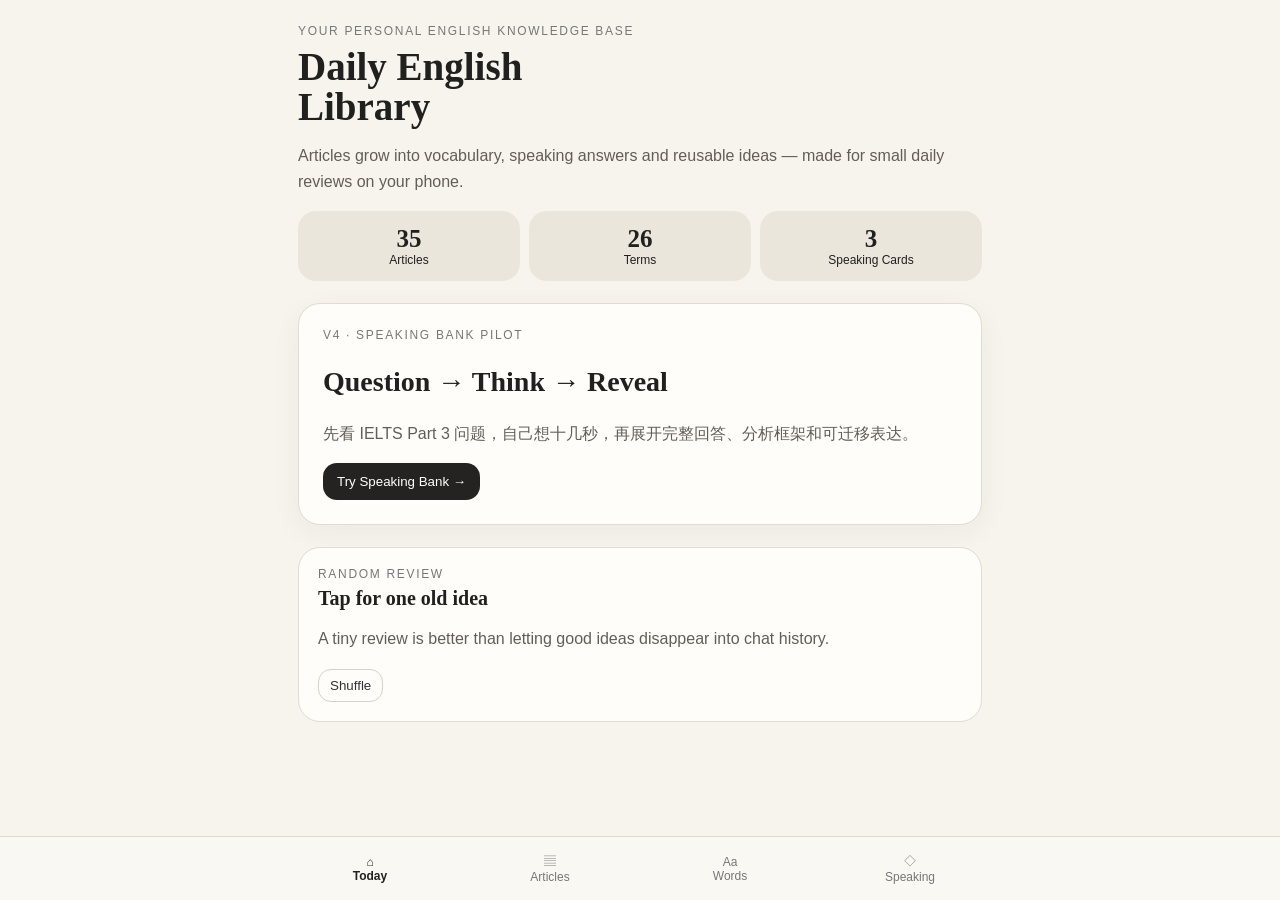
<file: index-v4-archive-with-summaries.html>
<!doctype html>
<html lang="zh-CN">
<head>
<meta charset="utf-8">
<meta name="viewport" content="width=device-width,initial-scale=1,viewport-fit=cover">
<meta name="theme-color" content="#f7f4ee">
<meta name="apple-mobile-web-app-capable" content="yes">
<title>Daily English Library v4</title>
<style>
*{box-sizing:border-box} body{margin:0;background:#f7f4ee;color:#20201f;font-family:-apple-system,BlinkMacSystemFont,"Segoe UI",sans-serif}
main{max-width:720px;margin:auto;padding:24px 18px 110px}.eyebrow{font-size:12px;letter-spacing:.14em;text-transform:uppercase;color:#777}
h1,.serif{font-family:Georgia,serif} h1{font-size:39px;line-height:1.02;margin:9px 0}.sub,.idea{color:#625e57;line-height:1.65}
.hero,.card{background:#fffdf9;border:1px solid #e1dbd1;border-radius:22px;padding:19px;margin:13px 0}.hero{padding:24px;box-shadow:0 8px 30px #2823190d;margin:22px 0}
.grid{display:grid;grid-template-columns:repeat(3,1fr);gap:9px;margin:16px 0}.stat{background:#ebe6dc;border-radius:18px;padding:14px 5px;text-align:center;font-size:12px}.stat b{font-family:Georgia,serif;font-size:25px;display:block}
.pill{display:inline-block;padding:7px 10px;background:#ece7dd;border-radius:999px;font-size:12px;margin:3px}.card h3{margin:6px 0;font-family:Georgia,serif;font-size:20px}
.meta,.small{font-size:12px;color:#858078}.search{width:100%;border:1px solid #ddd6ca;background:#fffdf9;border-radius:15px;padding:14px;font-size:16px;outline:none;margin:12px 0}
.tabs{position:fixed;bottom:0;left:0;right:0;background:#faf8f3ee;backdrop-filter:blur(18px);border-top:1px solid #ded8ce;padding:7px 10px calc(7px + env(safe-area-inset-bottom));z-index:9}
.tabs>div{max-width:720px;margin:auto;display:flex}.nav{flex:1;border:0;background:none;padding:9px 2px;color:#777;font-size:12px}.nav.active{color:#222;font-weight:700}
.action{border:0;background:#242321;color:#fff;border-radius:14px;padding:11px 14px}.ghost{border:1px solid #d8d1c5;background:transparent;border-radius:13px;padding:8px 11px;color:#333}
.hidden{display:none!important}.sectionTitle{font-family:Georgia,serif;font-size:28px;margin:24px 0 4px}.wordline{display:flex;justify-content:space-between;gap:10px}.word{font-family:Georgia,serif;font-size:22px}.zh{color:#777}
.example{font-size:14px;line-height:1.5;color:#555;font-style:italic}.filters{display:flex;overflow:auto;gap:6px;padding:2px 0 7px}.filter{white-space:nowrap;border:1px solid #d8d1c5;background:transparent;border-radius:999px;padding:8px 11px;color:#555}.filter.active{background:#242321;color:white;border-color:#242321}
.type{font-size:10px;letter-spacing:.08em;text-transform:uppercase;color:#8b8174;margin-bottom:5px}.reader{position:fixed;inset:0;background:#f7f4ee;z-index:20;overflow:auto;padding:calc(18px + env(safe-area-inset-top)) 18px 50px}
.readerInner{max-width:680px;margin:auto}.readerTop{display:flex;justify-content:space-between}.reader h2{font-family:Georgia,serif;font-size:34px;line-height:1.08}.placeholder{border-left:3px solid #d7cfc2;padding-left:15px;color:#69635c;line-height:1.65}
.note{background:#eee8de;border-radius:16px;padding:14px;line-height:1.55;color:#625e57}
.speaking-card{overflow:hidden}.question{font-family:Georgia,serif;font-size:21px;line-height:1.35;margin:8px 0 12px}.answer{border-top:1px solid #e6dfd5;margin-top:14px;padding-top:14px}.answer p{line-height:1.72;color:#48443f}
.framework{background:#f1ece3;border-radius:14px;padding:12px 14px;margin:10px 0;font-size:14px;color:#5e584f}.expression{border-left:3px solid #cfc5b6;padding:2px 0 2px 12px;margin:12px 0;font-family:Georgia,serif;line-height:1.55}
.reveal{width:100%;margin-top:8px}.related{font-size:12px;color:#847d74;margin-top:12px}.articleBody{font-family:Georgia,serif;font-size:18px;line-height:1.82;color:#34312d}.articleBody p{margin:0 0 1.25em}.archiveBadge{display:inline-block;margin:8px 0 2px;padding:7px 10px;border-radius:999px;background:#e8efe7;font-size:12px;color:#52604f}
</style>
</head>
<body><main>
<section id="today">
<div class="eyebrow">Your personal English knowledge base</div><h1>Daily English<br>Library</h1>
<p class="sub">Articles grow into vocabulary, speaking answers and reusable ideas — made for small daily reviews on your phone.</p>
<div class="grid"><div class="stat"><b>35</b>Articles</div><div class="stat"><b>26</b>Terms</div><div class="stat"><b>3</b>Speaking Cards</div></div>
<div class="hero"><div class="eyebrow">v4 · Speaking Bank pilot</div><h2 class="serif" style="font-size:28px">Question → Think → Reveal</h2>
<p class="idea">先看 IELTS Part 3 问题，自己想十几秒，再展开完整回答、分析框架和可迁移表达。</p>
<button class="action" onclick="show('ideas')">Try Speaking Bank →</button></div>
<div class="card"><div class="eyebrow">Random review</div><h3 id="randomTitle">Tap for one old idea</h3><p id="randomText" class="idea">A tiny review is better than letting good ideas disappear into chat history.</p><button class="ghost" onclick="randomReview()">Shuffle</button></div>
</section>

<section id="articles" class="hidden"><div class="eyebrow">Archive</div><h2 class="sectionTitle">Articles</h2><p class="small">Course map · #1–#35 · #2–#11 English articles + Chinese summaries</p><input id="articleSearch" class="search" placeholder="Search title, topic, framework…" oninput="renderArticles()"><div id="articleList"></div></section>

<section id="words" class="hidden"><div class="eyebrow">Language bank</div><h2 class="sectionTitle">Words & Terms</h2><p class="small">普通词汇、学术术语和专有名词分开复习。状态保存在这台设备。</p>
<div class="filters"><button class="filter active" onclick="setType('all',this)">All</button><button class="filter" onclick="setType('vocab',this)">Vocabulary</button><button class="filter" onclick="setType('academic',this)">Academic Terms</button><button class="filter" onclick="setType('proper',this)">Proper Nouns</button><button class="filter" onclick="setType('saved',this)">★ Saved</button></div>
<input id="wordSearch" class="search" placeholder="Search English or Chinese…" oninput="renderWords()"><div id="wordList"></div></section>

<section id="ideas" class="hidden"><div class="eyebrow">IELTS · Speaking Part 3</div><h2 class="sectionTitle">Speaking Bank</h2>
<p class="small">先回答，再展开。每张卡都把文章里的观点变成真正可以说出口的一段话。</p>
<div class="filters"><button class="filter active" onclick="setSpeakingType('all',this)">All</button><button class="filter" onclick="setSpeakingType('Finance',this)">Finance</button><button class="filter" onclick="setSpeakingType('Psychology',this)">Psychology</button></div>
<div id="speakingList"></div>
<h2 class="sectionTitle">Reusable Expressions</h2><p class="small">从完整回答里抽出来，再迁移到别的话题。</p><div id="exprList"></div>
<h2 class="sectionTitle">Analysis Toolbox</h2>
<div class="card"><b>Scarcity</b><p class="idea">What becomes scarce when something else becomes abundant?</p></div>
<div class="card"><b>Incentives</b><p class="idea">Who benefits, and what behavior does the reward system encourage?</p></div>
<div class="card"><b>Causality</b><p class="idea">Observation → Cause → Signal → Effect.</p></div>
<div class="card"><b>Scale & Feedback</b><p class="idea">What happens if everyone responds this way?</p></div>
<div class="card"><b>Measurement</b><p class="idea">Goal → Proxy → Incentive → Gaming.</p></div>
</section></main>

<div id="reader" class="reader hidden"><div class="readerInner"><div class="readerTop"><button class="ghost" onclick="closeArticle()">← Library</button><button id="saveArticle" class="ghost" onclick="toggleArticleSave()">☆ Save</button></div><div id="readerContent"></div></div></div>
<div class="tabs"><div><button class="nav active" data-id="today" onclick="show('today')">⌂<br>Today</button><button class="nav" data-id="articles" onclick="show('articles')">▤<br>Articles</button><button class="nav" data-id="words" onclick="show('words')">Aa<br>Words</button><button class="nav" data-id="ideas" onclick="show('ideas')">◇<br>Speaking</button></div></div>

<script>
const articles=[
{"n":1,"title":"Why AI Is Changing the Skills Employers Value","cat":"Technology & AI","framework":"Skills & Labor Market","idea":"As AI makes some capabilities abundant, employers may place more value on complementary human skills."},
{"n":2,"title":"Why Index Funds Have Become So Popular","cat":"Finance","framework":"Passive Investing","idea":"Low costs, diversification and discipline can matter more than repeatedly trying to beat the market."},
{"n":3,"title":"The Hidden Economics of Luxury Brands — Why Do People Pay So Much?","cat":"Business","framework":"Signaling & Veblen Goods","idea":"Luxury demand reflects symbolic value, status signals and scarcity as well as practical function."},
{"n":4,"title":"The Attention Economy — Why Your Focus Has Become One of the World’s Most Valuable Resources","cat":"Technology","framework":"Attention Economy","idea":"When information becomes abundant, human attention becomes the scarce resource competing businesses want to capture."},
{"n":5,"title":"The Psychology of Market Bubbles — Why Smart People Still Make Irrational Investment Decisions","cat":"Finance","framework":"Behavioral Finance","idea":"Intelligence does not remove social pressure, fear of missing out or other biases that can amplify bubbles."},
{"n":6,"title":"The Rise of AI Agents — Will They Become Your Digital Colleagues?","cat":"Technology & AI","framework":"AI Agents","idea":"AI may increasingly shift from answering questions to carrying out multi-step tasks alongside human workers."},
{"n":7,"title":"Why Some Countries Become Richer Than Others — Lessons from Economic Development","cat":"Economics","framework":"Economic Development","idea":"Long-run prosperity emerges from interacting institutions, human capital, innovation, trade and social trust."},
{"n":8,"title":"The Creator Economy — Can Turning Your Hobby into a Career Really Make You Happier?","cat":"Business","framework":"Creator Economy","idea":"Greater autonomy can coexist with algorithmic pressure, unstable income and burnout."},
{"n":9,"title":"Why Network Effects Make Some Companies Almost Impossible to Catch","cat":"Business","framework":"Network Effects","idea":"A product can become more valuable as more people use it, creating powerful feedback loops and competitive moats."},
{"n":10,"title":"The Economics of Time — Why the Wealthiest Resource Isn’t Money","cat":"Economics","framework":"Opportunity Cost","idea":"Money can sometimes be replaced; time cannot, so every choice carries an opportunity cost."},
{"n":11,"title":"The Subscription Economy — Why More People Rent Access Instead of Owning Products","cat":"Business","framework":"Subscription Economy","idea":"Subscriptions trade ownership for convenient access while reshaping consumer habits and company incentives."},
{"n":12,"title":"Success: Why Achievement Does Not Always Bring Happiness","cat":"Society","framework":"Well-being","idea":"Achievement and well-being are related, but they are not identical."},
{"n":13,"title":"Why We Pay More for Brands","cat":"Business","framework":"Symbolic Value","idea":"Consumers often buy identity and meaning, not only function."},
{"n":14,"title":"Why Online Reviews Do Not Always Improve Our Decisions","cat":"Psychology","framework":"Judgment","idea":"More information does not automatically produce better judgment."},
{"n":15,"title":"The Hidden Cost of Fast Fashion","cat":"Society","framework":"True Cost","idea":"A low price can hide costs paid elsewhere in the system."},
{"n":16,"title":"Why Buy Now, Pay Later Feels So Easy","cat":"Finance","framework":"Present Bias","idea":"Easy payment is not the same as affordability."},
{"n":17,"title":"Why Wanting Something Can Feel Better Than Having It","cat":"Psychology","framework":"Wanting vs Liking","idea":"Desire and enjoyment are related but psychologically distinct."},
{"n":18,"title":"Why We Hate Losing More Than We Like Winning","cat":"Psychology","framework":"Loss Aversion","idea":"Past investment should not determine future value."},
{"n":19,"title":"Why Waiting Can Be Part of the Pleasure","cat":"Psychology","framework":"Anticipation","idea":"Happiness can begin before consumption itself."},
{"n":20,"title":"Why Boredom May Be More Useful Than It Feels","cat":"Psychology","framework":"Useful Discomfort","idea":"Removing discomfort is not the same as removing something useless."},
{"n":21,"title":"Why Popular Things Become Even More Popular","cat":"Psychology","framework":"Social Proof","idea":"Popularity can create more popularity through feedback."},
{"n":22,"title":"Why Earning More Does Not Always Make Us Feel Richer","cat":"Finance","framework":"Lifestyle Inflation","idea":"Higher income does not automatically create proportionally greater freedom."},
{"n":23,"title":"Why Too Many Choices Can Make Us Less Happy","cat":"Psychology","framework":"Choice Overload","idea":"Optimization has a cost; more choice is not always better."},
{"n":24,"title":"Why Free Things Make Us Spend More","cat":"Psychology","framework":"Zero-Price Effect","idea":"A zero price does not imply a zero cost."},
{"n":25,"title":"Why We Keep Paying for Things We Barely Use","cat":"Business","framework":"Defaults","idea":"Defaults shape behavior even when preferences do not change."},
{"n":26,"title":"Why AI May Make Some Skills More Valuable, Not Less","cat":"Technology","framework":"Scarcity","idea":"When one capability becomes abundant, value can move toward what remains scarce."},
{"n":27,"title":"Why Companies Want Your Attention","cat":"Technology","framework":"Incentives","idea":"Information can be abundant while human attention remains scarce."},
{"n":28,"title":"Why Paying Feels Different Depending on How You Pay","cat":"Psychology","framework":"Friction","idea":"Lower friction is not automatically better decision-making."},
{"n":29,"title":"Why We Feel Richer When the Stock Market Goes Up","cat":"Finance","framework":"Stock vs Flow","idea":"Being wealthier is not identical to having more spendable cash."},
{"n":30,"title":"Why Good News Can Be Bad News for the Stock Market","cat":"Finance","framework":"Second-order Effects","idea":"Markets react to surprises rather than information in isolation."},
{"n":31,"title":"Why Lower Interest Rates Do Not Always Make Stocks Rise","cat":"Finance","framework":"Causality","idea":"The same policy move can mean different things depending on its underlying cause."},
{"n":32,"title":"Why Saving Money Can Sometimes Hurt the Economy","cat":"Economics","framework":"Scale & Feedback","idea":"What is rational for one household may not produce the same result economy-wide."},
{"n":33,"title":"Why Expensive Things Can Sometimes Become More Popular","cat":"Business","framework":"Signalling","idea":"Price can function not only as a cost but also as a signal."},
{"n":34,"title":"Why Predictions Can Change the Future They Predict","cat":"Economics","framework":"Expectations","idea":"Expectations can influence outcomes without fully determining them."},
{"n":35,"title":"Why Being Busy Can Feel Like Being Successful","cat":"Psychology","framework":"Measurement","idea":"The metric is a representation of the goal, not the goal itself."}];

const words=[
{w:"proxy",zh:"代理指标",type:"vocab",ex:"When something is difficult to measure, people often rely on a proxy.",src:"#35"},
{w:"metric",zh:"衡量指标",type:"academic",ex:"A metric is a quantitative measure used to track performance.",src:"#35"},
{w:"distort",zh:"扭曲",type:"vocab",ex:"Poorly designed targets can distort behavior.",src:"#35"},
{w:"productivity",zh:"生产率；工作效率",type:"academic",ex:"Visible activity is not necessarily the same as productivity.",src:"#35"},
{w:"self-fulfilling prophecy",zh:"自我实现预言",type:"academic",ex:"A belief may change behavior in ways that make itself more likely to become true.",src:"#34"},
{w:"credibility",zh:"可信度",type:"vocab",ex:"Central-bank credibility can influence expectations.",src:"#34"},
{w:"amplify",zh:"放大",type:"vocab",ex:"Fear can amplify market movements.",src:"#34"},
{w:"Veblen goods",zh:"凡勃伦商品",type:"academic",ex:"A high price can sometimes contribute to a product's status value.",src:"#33"},
{w:"Thorstein Veblen",zh:"索尔斯坦·凡勃伦",type:"proper",ex:"An economist and sociologist associated with conspicuous consumption.",src:"#33"},
{w:"exclusivity",zh:"排他性；稀缺感",type:"vocab",ex:"Limited supply can create exclusivity.",src:"#33"},
{w:"symbolic value",zh:"象征价值",type:"academic",ex:"Luxury goods can provide symbolic value beyond practical function.",src:"#33"},
{w:"craftsmanship",zh:"工艺；手艺",type:"vocab",ex:"Customers may pay more for craftsmanship.",src:"#33"},
{w:"paradox of thrift",zh:"节俭悖论",type:"academic",ex:"What is prudent for one household can weaken demand if everyone does it at once.",src:"#32"},
{w:"aggregate demand",zh:"总需求",type:"academic",ex:"Weak aggregate demand can reduce employment.",src:"#32"},
{w:"countercyclical",zh:"逆周期的",type:"academic",ex:"Governments sometimes use countercyclical policy.",src:"#32"},
{w:"underlying cause",zh:"根本原因",type:"vocab",ex:"Policy should address the underlying cause.",src:"#31"},
{w:"Federal Reserve",zh:"美国联邦储备系统",type:"proper",ex:"The central bank of the United States.",src:"#31"},
{w:"priced in",zh:"已被市场计价",type:"academic",ex:"Good news may already be priced in.",src:"#30"},
{w:"wealth effect",zh:"财富效应",type:"academic",ex:"Rising asset values can affect consumption through the wealth effect.",src:"#29"},
{w:"liquidity",zh:"流动性",type:"academic",ex:"Investors often prefer liquidity during uncertainty.",src:"#29"},
{w:"pain of paying",zh:"支付痛感",type:"academic",ex:"Payment methods can change the psychological pain of paying.",src:"#28"},
{w:"friction",zh:"摩擦；阻力",type:"vocab",ex:"Useful friction can create a decision point.",src:"#28"},
{w:"incentive",zh:"激励",type:"vocab",ex:"People respond to incentives.",src:"#27"},
{w:"attention economy",zh:"注意力经济",type:"academic",ex:"In the attention economy, human attention is a scarce resource.",src:"#27"},
{w:"scarcity",zh:"稀缺性",type:"academic",ex:"Abundance in one area can create scarcity elsewhere.",src:"#26"},
{w:"Goodhart's Law",zh:"古德哈特定律",type:"proper",ex:"When a measure becomes a target, it can stop being a good measure.",src:"#35"}];

const archivedArticles={"2": "<p>If you ask experienced investors for advice, many of them will mention <strong>index funds</strong> sooner or later. These investment products have grown rapidly over the past two decades and now hold trillions of dollars worldwide. While some investors continue to believe they can outperform the market by selecting individual stocks, others argue that simply following the market may actually be the smarter strategy.</p><p>To understand why index funds have become so popular, it is helpful to first understand how they work. Instead of trying to choose the “best” companies, an index fund simply aims to copy a market index. For example, if an index contains 500 companies, the fund buys shares in those companies in roughly the same proportions. As a result, the fund’s performance closely follows the performance of the overall market.</p><p>This idea may sound surprisingly simple, but it challenges a long-held belief in investing—that skilled professionals can consistently identify winning stocks. Active fund managers spend enormous amounts of time researching companies, analyzing financial statements, meeting executives, and predicting future trends. In return, investors usually pay higher management fees.</p><p>However, numerous studies have shown that many actively managed funds fail to outperform their benchmark indexes over long periods after accounting for fees. Some managers achieve excellent results for a few years, but maintaining that advantage over decades is extremely difficult. Financial markets are highly competitive, and valuable information spreads quickly. By the time an opportunity becomes obvious, it is often already reflected in stock prices.</p><p>Index funds avoid this problem by accepting a simple reality: predicting the future is extremely hard. Instead of trying to beat the market, they aim to become the market. This approach significantly reduces trading activity, which also lowers transaction costs and taxes in many countries.</p><p>Another reason for the popularity of index investing is diversification. Buying shares of only one or two companies exposes investors to significant risk. Even excellent businesses can face unexpected challenges, such as technological disruption, legal disputes, or changes in consumer preferences. By investing in hundreds or even thousands of companies, index funds reduce the impact of any single company’s poor performance.</p><p>Of course, diversification does not eliminate risk entirely. If the entire market declines because of a recession, a financial crisis, or geopolitical uncertainty, index funds will also lose value. Investors sometimes misunderstand diversification as protection against every possible loss. In reality, it mainly protects against the failure of individual companies rather than the market as a whole.</p><p>One interesting psychological advantage of index funds is that they encourage patience. Individual stock investors often feel tempted to buy and sell frequently in response to news headlines or market fluctuations. Unfortunately, emotional decisions can seriously reduce long-term returns. Fear causes people to sell during market crashes, while excitement encourages them to buy after prices have already risen significantly.</p><p>Behavioral economists have spent decades studying these patterns. Research suggests that human beings naturally dislike losses more than they enjoy equivalent gains, a phenomenon known as <strong>loss aversion</strong>. Because of this bias, investors sometimes abandon well-designed investment plans during periods of uncertainty.</p><p>Index investing offers a relatively simple solution. Rather than constantly predicting tomorrow’s market movements, investors focus on long-term economic growth. As businesses become more productive, develop new technologies, and create more valuable products and services, the overall economy tends to expand over time. Although short-term volatility remains unavoidable, long-term investors hope to benefit from decades of economic progress.</p><p>This does not mean index investing is perfect. Critics argue that if too much money flows into passive funds, fewer investors will actively analyze companies, potentially making markets less efficient. Others worry that the largest index fund providers have become powerful shareholders capable of influencing corporate decisions across many industries.</p><p>Even so, most economists believe active and passive investing will continue to coexist. Active investors play an important role in discovering prices and identifying opportunities, while passive investors provide an inexpensive way for ordinary people to participate in long-term market growth.</p><p>For young investors especially, the debate may be less important than developing good financial habits. Saving consistently, investing regularly, controlling emotions, and thinking over decades rather than months often have a greater impact on wealth than choosing between two similar investment products.</p><p>Ultimately, successful investing may depend less on finding the perfect stock and more on maintaining discipline through both good markets and bad ones. In finance, patience is often one of the most valuable assets an investor can possess.</p>", "3": "<p>Walk past the flagship stores of famous luxury brands in cities like Paris, Milan, Seoul, or Shanghai, and you may notice something surprising. Even during periods of economic uncertainty, these stores often remain busy. While many consumers reduce spending on ordinary goods when inflation rises or the economy slows, demand for certain luxury products appears remarkably resilient. Why would people continue buying handbags that cost thousands of dollars or watches that cost as much as a car?</p><p>At first glance, this behavior seems irrational. Economists usually expect consumers to become more cautious when prices increase or incomes become uncertain. However, luxury goods occupy a unique position in economics because people are not purchasing only the physical product—they are also buying intangible value.</p><p>One explanation comes from the concept of <strong>signaling</strong>. In economics, signaling refers to actions that communicate information to other people. A luxury handbag, for example, may signal wealth, taste, or professional success. Whether these signals accurately reflect reality is another question, but they influence how others perceive the owner.</p><p>This idea is closely related to the theory of <strong>conspicuous consumption</strong>, introduced by American economist <strong>++Thorstein Veblen++</strong> in the late nineteenth century. Veblen argued that some consumers purchase expensive products not because they are objectively better, but because high prices themselves make these products attractive. Owning something rare and expensive distinguishes consumers from others and creates a sense of social status.</p><p>Interestingly, luxury brands actively reinforce this perception. Unlike companies that try to maximize sales volume, luxury firms often limit production deliberately. Some products are released in extremely small quantities, while others require customers to build a long purchasing history before they can even buy them. Scarcity creates exclusivity, and exclusivity often increases desire.</p><p>Marketing also plays a significant role. Luxury advertisements rarely focus on technical specifications or practical benefits. Instead, they tell stories. A watch becomes a symbol of tradition. A handbag represents elegance and confidence. A sports car embodies freedom and achievement. Consumers are invited to purchase not merely an object but an identity.</p><p>Psychologists suggest that these marketing strategies work because people naturally seek belonging and recognition. Humans constantly compare themselves with others, especially in environments where success is highly visible. Social media has intensified this tendency. Platforms filled with carefully selected photos of vacations, designer clothing, and expensive restaurants encourage users to compare their own lifestyles with those of influencers or celebrities.</p><p>This phenomenon creates what economists call a <strong>positional good</strong>. The value of such a product depends partly on how many other people own it. If everyone carried exactly the same luxury handbag, its ability to signal status would decline significantly. Ironically, widespread popularity can reduce exclusivity, forcing luxury brands to introduce even more limited collections.</p><p>However, not every luxury purchase is motivated by status. Many consumers genuinely appreciate craftsmanship, design, or heritage. A mechanical watch may contain hundreds of carefully assembled components requiring years of training to manufacture. A leather bag may be handmade using techniques passed down through generations. In these cases, buyers may view luxury goods as works of art rather than simple consumer products.</p><p>Investment considerations have also entered the conversation. Certain luxury watches, handbags, and even sneakers have appreciated substantially in value over the past decade. Some investors now treat these products as <strong>alternative assets</strong>, alongside fine art, wine, and collectible cars. Nevertheless, experts warn that this market is highly unpredictable. Prices often depend on changing fashion trends, brand reputation, and consumer sentiment rather than objective financial fundamentals.</p><p>The luxury industry has also faced growing criticism. Environmental groups argue that encouraging constant consumption contradicts sustainability goals. Others question whether luxury companies should charge such high prices when manufacturing costs represent only a small fraction of retail prices. In response, many brands have invested in recycling programs, ethical sourcing, and carbon reduction initiatives, hoping to strengthen both their reputation and their long-term competitiveness.</p><p>The rise of younger consumers presents another challenge. Members of <strong>++Generation Z++</strong> often express greater concern about sustainability and authenticity than previous generations. Surveys suggest that many young shoppers prefer brands whose values align with their own. As a result, luxury companies increasingly emphasize transparency, environmental responsibility, and social impact in addition to craftsmanship.</p><p>Ultimately, luxury goods reveal something fascinating about economics. Markets are not driven solely by logic or mathematical calculations. Human emotions, social relationships, cultural values, and personal identity all influence purchasing decisions. Understanding consumer behavior therefore requires insights not only from economics but also from psychology and sociology.</p><p>For investors, marketers, and policymakers alike, the luxury industry serves as a reminder that economic value is rarely determined by production costs alone. Sometimes, the stories people tell—and choose to believe—become just as valuable as the products themselves.</p>", "4": "<p>Imagine walking into a supermarket where every product is free, but there is one condition: before taking anything, you must spend several minutes watching advertisements. Most people would quickly realize that the products are not actually free. They are paying with something else—their attention.</p><p>This simple example captures one of the defining features of the modern digital economy. Many of the world’s largest technology companies offer services that cost little or nothing to use. Social media platforms, search engines, video-sharing websites, and messaging apps are often available at no monetary cost. Yet these businesses generate enormous profits. Their real product is not the software itself, but the attention of billions of users.</p><p>Economists sometimes describe this system as the <strong>attention economy</strong>. In traditional markets, companies competed for customers’ money. Today, many businesses compete first for customers’ time and attention because attention can later be converted into revenue through advertising, subscriptions, or data-driven services.</p><p>Attention is valuable because it is scarce. Every person has only twenty-four hours in a day, and only a limited amount of mental energy. As more digital content becomes available, attention becomes increasingly difficult to capture. This explains why technology companies invest heavily in recommendation algorithms, personalized notifications, and user interface design. Their goal is to persuade users to stay on the platform for just a little longer.</p><p>One technique involves personalization. Rather than showing identical content to everyone, algorithms analyze enormous amounts of information about users’ interests, browsing history, and online behavior. They then recommend videos, articles, or products that are most likely to keep each individual engaged. As a result, two people opening the same app may encounter completely different experiences.</p><p>From a business perspective, this strategy makes perfect sense. If users spend more time on a platform, they are exposed to more advertisements, increasing advertising revenue. In addition, companies collect more data, allowing them to improve future recommendations and sell more precisely targeted advertising. This creates a powerful feedback loop: better recommendations lead to longer engagement, which generates more data, leading to even better recommendations.</p><p>However, critics argue that maximizing engagement is not always the same as maximizing well-being. Research suggests that emotionally charged content—especially posts that provoke surprise, anger, or fear—often spreads more quickly than calm or balanced information. As a result, algorithms designed to maximize user engagement may unintentionally amplify misinformation, political polarization, or unhealthy social comparison.</p><p>Another concern involves productivity. Many people intend to check their phones for only a few minutes but end up spending much longer than expected. Psychologists explain this using concepts such as <strong>variable rewards</strong>, a principle also found in gambling. Because users never know exactly what interesting content will appear next, they continue scrolling in anticipation of another rewarding experience.</p><p>This behavior has economic consequences beyond individual productivity. Employers lose working hours, students struggle to concentrate on studying, and consumers make more impulsive purchasing decisions after prolonged exposure to personalized advertising. In other words, the competition for attention affects not only technology companies but also education, healthcare, finance, and public policy.</p><p>Governments have begun responding in different ways. Some countries have introduced stricter privacy regulations, requiring companies to explain how user data is collected and processed. Others have proposed restrictions on personalized advertising aimed at children or limits on certain addictive design features. These policies attempt to balance technological innovation with consumer protection.</p><p>Businesses themselves are also reconsidering their approaches. Some subscription-based services argue that their incentives are healthier because they earn money directly from customers rather than advertisers. If users become dissatisfied, they simply cancel their subscriptions. This business model encourages companies to prioritize customer satisfaction instead of maximizing screen time at any cost.</p><p>For individuals, understanding the attention economy has become an increasingly valuable skill. Managing attention is no longer simply a matter of personal discipline; it also requires recognizing that many digital products are intentionally designed to compete for it. Small habits—such as disabling unnecessary notifications, scheduling focused work sessions, or placing phones out of reach while studying—can significantly improve concentration over time.</p><p>Interestingly, economists have begun comparing attention to other scarce economic resources such as labor or capital. Just as successful investors allocate financial capital carefully, individuals may need to allocate their attention deliberately. Every hour spent on one activity is an hour unavailable for another. Choosing where to direct attention therefore becomes an economic decision as well as a personal one.</p><p>Ultimately, the attention economy reminds us that the most valuable resource in the digital age may not be money, technology, or even information. It may simply be the ability to decide what deserves our attention—and what does not.</p>", "5": "<p>In financial markets, investors often describe prices as either <strong>overvalued</strong> or <strong>undervalued</strong>. Ideally, the price of an asset should reflect its true economic value based on factors such as future earnings, cash flow, and growth potential. In reality, however, markets are driven not only by facts but also by human psychology. As a result, prices sometimes rise far beyond what fundamentals appear to justify, creating what economists call a <strong>market bubble</strong>.</p><p>A bubble occurs when the price of an asset increases rapidly, mainly because investors expect prices to continue rising rather than because the asset itself has become significantly more valuable. During these periods, optimism spreads quickly. Rising prices attract media attention, encouraging more investors to join the market. Their purchases push prices even higher, reinforcing the belief that further gains are inevitable.</p><p>History offers many examples of bubbles. One of the earliest was the Dutch <strong>Tulip Mania</strong> in the seventeenth century, when rare tulip bulbs sold for astonishing prices before the market eventually collapsed. More recently, the <strong>dot-com bubble</strong> of the late 1990s saw internet companies receive enormous valuations despite having little or no profit. When expectations proved unrealistic, technology stocks fell dramatically. Similar discussions have surrounded cryptocurrencies, real estate, and certain artificial intelligence companies in recent years, although economists continue to debate whether these represent genuine bubbles or simply periods of rapid innovation.</p><p>An interesting question arises: <strong>Why do intelligent investors participate in bubbles if they know the risks?</strong></p><p>The answer is more complicated than simply saying people become greedy. Behavioral economists have identified several psychological biases that influence financial decisions.</p><p>One of the most powerful is <strong>herd behavior</strong>. Humans naturally look to others for guidance when facing uncertainty. If everyone around us appears to be buying a particular asset, we may assume they possess information that we do not. Following the crowd feels safer than acting alone, even when the crowd may be wrong.</p><p>Another important factor is <strong>FOMO</strong>, or the <strong>fear of missing out</strong>. Imagine watching friends earn impressive returns while your own investments remain relatively stable. Even if you understand the risks intellectually, it becomes emotionally difficult to stay on the sidelines. Investors may begin purchasing assets simply because prices have already risen, believing they can sell before the market declines.</p><p>This belief often depends on what economists call the <strong>greater fool theory</strong>. According to this idea, an investor may knowingly buy an overpriced asset because they expect someone else—a “greater fool”—to purchase it later at an even higher price. The strategy can appear profitable for a while, but it becomes extremely risky once demand begins to weaken.</p><p>Media coverage also plays an important role. Financial news tends to report extraordinary success stories rather than ordinary long-term investing. Headlines celebrating people who became millionaires through a single investment receive far more attention than stories about investors who patiently built wealth over several decades. This creates a distorted perception of what successful investing usually looks like.</p><p>Social media has intensified these effects. Online platforms allow investment ideas to spread across the world within minutes. Influencers, discussion forums, and short videos often simplify complex financial concepts into confident predictions. While some creators provide valuable education, others encourage excessive speculation by presenting high-risk investments as easy opportunities for quick profits.</p><p>Professional investors are not completely immune either. Fund managers may worry about underperforming competitors during rapidly rising markets. Even if they privately believe prices are becoming unreasonable, refusing to invest may damage their short-term performance and discourage clients. In other words, career incentives sometimes encourage behavior that appears irrational from a long-term perspective.</p><p>Fortunately, understanding these psychological biases can help investors make better decisions. One widely recommended strategy is to establish an investment plan before emotions become involved. Instead of reacting to headlines, investors decide in advance how much they will invest, how often they will invest, and under what circumstances they will sell. This reduces the influence of fear and excitement.</p><p>Diversification provides another layer of protection. Since predicting bubbles with perfect accuracy is nearly impossible, spreading investments across different industries and asset classes reduces the consequences of being wrong about any single market.</p><p>Long-term thinking also changes perspective. Short-term price fluctuations often feel dramatic, but many become insignificant when viewed over ten or twenty years. Legendary investors frequently emphasize that successful investing depends more on patience and discipline than on predicting the next market trend.</p><p>Ultimately, bubbles reveal something important about both economics and human nature. Markets are collections of people, and people are emotional as well as rational. Fear, excitement, hope, and regret all influence financial decisions. Understanding these emotions does not eliminate investment risk, but it helps investors recognize when decisions are being driven by psychology rather than careful analysis.</p><p>Perhaps the most valuable lesson is that intelligence alone does not guarantee good investment decisions. Successful investing often requires emotional discipline—the ability to remain calm when others become either excessively optimistic or overwhelmingly pessimistic.</p>", "6": "<p>Artificial intelligence has evolved rapidly over the past few years. At first, many people used AI simply as a chatbot that could answer questions or generate text. More recently, however, a new generation of systems known as <strong>AI agents</strong> has begun attracting attention. Unlike traditional chatbots, AI agents are designed not only to respond to requests but also to complete complex tasks by planning, making decisions, and using digital tools.</p><p>Imagine asking an AI not just to explain how to plan a holiday but to compare flights, reserve hotels, organize your travel itinerary, calculate your budget, and remind you when it is time to check in. Instead of completing one instruction at a time, the AI breaks the larger goal into smaller steps and carries them out in sequence. This ability to perform multiple connected actions is one of the defining characteristics of AI agents.</p><p>Businesses have become particularly interested in this technology. Many companies spend significant amounts of time on repetitive administrative work such as scheduling meetings, preparing reports, responding to customer inquiries, and organizing documents. If AI agents can perform these tasks reliably, employees will have more time to focus on creative thinking, relationship building, and strategic decision-making.</p><p>Several consulting firms predict that AI agents could become as common in offices as spreadsheets or email are today. Rather than replacing entire professions, they may function as digital assistants working alongside humans. A financial analyst might ask an AI agent to gather market data, summarize earnings reports, and prepare presentation slides before reviewing the final conclusions personally. A lawyer could request that an AI organize thousands of legal documents before deciding which evidence is most relevant. A doctor might use an AI system to collect patient records while remaining responsible for diagnosis and treatment.</p><p>This collaborative model reflects an important principle: automation does not necessarily eliminate human work; instead, it often changes the nature of that work. Throughout history, new technologies have shifted people’s responsibilities rather than making them completely unnecessary. Calculators reduced the need for manual calculations but increased the importance of analytical thinking. Email reduced postal correspondence while creating new expectations for rapid communication. AI agents may produce a similar transformation.</p><p>Despite their impressive capabilities, AI agents still face significant limitations. One major challenge is reliability. Current systems occasionally misunderstand instructions, generate inaccurate information, or fail to recognize unusual situations. Because of these limitations, organizations generally require human supervision before important decisions are implemented.</p><p>Another concern involves security. AI agents often need permission to access emails, calendars, financial records, or internal company documents in order to complete tasks effectively. Granting such access raises important questions about privacy, cybersecurity, and data protection. Companies must carefully determine what information AI systems should be allowed to access and under what conditions.</p><p>There are also ethical considerations. If an AI agent makes a costly mistake—such as booking incorrect flights, transferring money to the wrong account, or providing inaccurate legal information—who should be responsible? The software developer? The company using the AI? Or the employee supervising the system? Governments around the world are beginning to develop regulations addressing these questions, although legal frameworks continue to evolve.</p><p>Interestingly, economists argue that AI agents may increase demand for certain human skills rather than reduce it. As routine work becomes easier to automate, employers may place even greater value on communication, leadership, creativity, emotional intelligence, and critical thinking. Employees who can effectively collaborate with AI systems may become more productive than either humans or AI working independently.</p><p>Education is likely to change as well. Instead of memorizing large amounts of factual information, students may spend more time learning how to evaluate AI-generated content, ask effective questions, verify sources, and solve unfamiliar problems. In other words, the ability to think critically may become more valuable than the ability to recall information from memory.</p><p>Some researchers compare AI agents to the arrival of the internet in the 1990s. At that time, many people underestimated how dramatically digital technology would transform business, education, and everyday life. While it remains impossible to predict exactly how AI agents will develop, few experts doubt that they will influence the way many organizations operate over the coming decade.</p><p>For individuals entering the workforce, this shift presents both opportunities and challenges. Those who resist technological change may find it increasingly difficult to remain competitive. On the other hand, people who understand how to combine human judgment with AI capabilities may discover entirely new career opportunities that do not yet exist today.</p><p>Ultimately, AI agents should probably not be viewed as replacements for human intelligence but as tools that extend it. Just as calculators did not eliminate mathematicians and search engines did not eliminate researchers, AI agents are unlikely to eliminate the need for thoughtful human decision-making. Instead, they may allow people to spend less time on routine tasks and more time on the uniquely human abilities that machines still struggle to replicate.</p>", "7": "<p>If you compare countries around the world, one fact quickly becomes clear: some nations have achieved extraordinary levels of prosperity, while others continue to struggle with poverty despite possessing abundant natural resources. This raises one of the oldest and most important questions in economics: <strong>Why do some countries become rich while others remain poor?</strong></p><p>For centuries, people believed that geography was the primary explanation. Countries with fertile land, navigable rivers, and favorable climates generally produced more food and developed larger populations. Coastal regions benefited from international trade, while isolated inland areas often faced higher transportation costs. Geography undoubtedly influenced early economic development, but modern economists increasingly argue that it cannot explain everything.</p><p>Consider two countries with similar natural resources but very different economic outcomes. In many cases, the difference lies not beneath the ground but within the institutions that govern society.</p><p>Economists use the term <strong>institutions</strong> to describe the formal and informal rules that shape economic activity. These include legal systems, property rights, contract enforcement, education, financial markets, and government effectiveness. Good institutions encourage people to invest, start businesses, and innovate because they believe their efforts will be rewarded fairly.</p><p>Imagine an entrepreneur who develops a revolutionary new product. If contracts cannot be enforced or property rights are weak, competitors might simply copy the invention without consequences. Under those conditions, entrepreneurs have little incentive to invest time or money in innovation. On the other hand, if the legal system protects intellectual property and resolves disputes efficiently, businesses are more willing to take risks.</p><p>Education is another essential ingredient of long-term economic growth. Economists often describe education as an investment in <strong>human capital</strong>—the knowledge, skills, and health that enable people to become more productive. Countries with highly educated workforces generally adapt more quickly to technological change and attract higher-value industries.</p><p>However, education alone is not sufficient. A country may produce excellent graduates, but if its economy cannot create enough high-skilled jobs, talented workers may choose to move abroad. This phenomenon is known as <strong>brain drain</strong>. While migration can create opportunities for individuals, it may also slow economic development in the countries they leave behind.</p><p>Innovation has become an increasingly important driver of economic growth. Throughout history, breakthroughs such as the steam engine, electricity, antibiotics, personal computers, and the internet dramatically increased productivity. More recently, advances in artificial intelligence, renewable energy, and biotechnology have begun reshaping industries once again.</p><p>Interestingly, economists emphasize that innovation does not only mean inventing entirely new technologies. It can also involve improving existing processes, organizing businesses more efficiently, or applying successful ideas from one industry to another. Even relatively small improvements, when adopted across millions of workers, can significantly increase national productivity.</p><p>Trade also plays a crucial role. By specializing in products they produce efficiently and importing goods produced more cheaply elsewhere, countries can enjoy higher living standards. International trade allows businesses to reach larger markets, encouraging economies of scale and greater competition. Consumers benefit from lower prices and more choices, while firms gain access to advanced technologies and global supply chains.</p><p>Nevertheless, globalization has produced both winners and losers. Industries exposed to international competition sometimes decline, leading to unemployment in certain regions. Governments therefore face the difficult challenge of supporting workers during economic transitions while preserving the broader benefits of open markets.</p><p>Another factor that economists increasingly study is <strong>trust</strong>. Although trust may seem more like a social concept than an economic one, it has enormous financial consequences. In societies where people generally trust one another, businesses spend less on monitoring, legal disputes, and security. Contracts become easier to negotiate, and transactions occur more efficiently. Conversely, low levels of trust can increase costs throughout the economy.</p><p>Political stability also matters. Businesses often hesitate to invest when government policies change unpredictably or when conflicts create uncertainty. Long-term investments, such as building factories or conducting scientific research, require confidence that economic conditions will remain reasonably stable over many years.</p><p>In recent decades, digital technology has introduced new opportunities for developing economies. Some countries have expanded access to banking through mobile payment systems without first building traditional banking infrastructure. Others have used online education to improve access to knowledge in remote areas. These examples demonstrate that technological progress sometimes allows countries to “leapfrog” older stages of development.</p><p>Despite decades of research, economists still debate which factor matters most. Some emphasize institutions, while others highlight geography, education, culture, or technology. In reality, these factors interact continuously. Strong institutions encourage innovation. Education supports technological adoption. Political stability attracts investment. Trust lowers transaction costs. Economic development is therefore best understood as a complex system rather than the result of a single cause.</p><p>Ultimately, the wealth of nations depends not only on natural resources but also on the choices societies make over time. Building prosperity is rarely the result of one brilliant policy. Instead, it usually reflects decades of investment in education, innovation, institutions, and human potential.</p>", "8": "<p>Not long ago, becoming a content creator was considered an unusual career choice. Most people viewed platforms for videos, podcasts, blogs, or livestreams as hobbies rather than serious professions. Today, however, millions of people earn income by creating digital content, and governments, universities, and businesses have begun treating the <strong>creator economy</strong> as an important part of the modern labor market.</p><p>The creator economy refers to an ecosystem in which individuals produce original content and monetize their audience through advertising, brand partnerships, subscriptions, online courses, digital products, or direct support from followers. Unlike traditional employment, where workers receive salaries from employers, creators often build businesses around their own personal brands.</p><p>One reason the creator economy has expanded so rapidly is that technology has dramatically lowered the barriers to entry. Twenty years ago, producing high-quality videos or publishing articles required expensive equipment and access to traditional media organizations. Today, a smartphone and an internet connection are often enough to reach a global audience.</p><p>This accessibility has encouraged many young people to consider careers that barely existed a decade ago. Some become educational creators, explaining economics, science, or history. Others focus on gaming, fashion, fitness, or travel. A growing number specialize in highly professional fields such as software engineering, finance, or medicine, demonstrating that online content is no longer limited to entertainment.</p><p>However, behind the apparent freedom lies considerable uncertainty. Unlike conventional jobs, creators rarely receive stable monthly salaries. Their income often fluctuates according to advertising markets, changes in platform algorithms, sponsorship opportunities, or audience preferences. A single viral video can generate substantial revenue, while months of consistent effort may receive relatively little attention.</p><p>This uncertainty partly explains why economists describe the creator economy as a <strong>winner-take-most market</strong>. In such markets, a relatively small number of individuals capture a disproportionately large share of total income and attention. Although thousands of creators may produce excellent work, only a few become internationally recognized.</p><p>Algorithms contribute to this pattern. Digital platforms recommend content based on factors such as watch time, engagement, and user preferences. While recommendation systems help audiences discover new creators, they also create intense competition. Small differences in visibility can lead to enormous differences in income.</p><p>Psychologically, the creator economy presents both opportunities and challenges. On one hand, creators often enjoy greater autonomy than traditional employees. They decide what projects to pursue, when to work, and how to express themselves creatively. Research consistently shows that autonomy is strongly associated with job satisfaction and intrinsic motivation.</p><p>On the other hand, personal identity becomes closely connected with professional performance. Negative comments, declining viewership, or changing algorithms may feel deeply personal because the creator’s work is directly tied to their own personality and reputation. Unlike many traditional professions, separating work from personal life becomes increasingly difficult.</p><p>Another important issue is <strong>burnout</strong>. Many creators feel pressure to publish continuously because online audiences expect regular updates. Taking a break may reduce visibility, making it harder to regain momentum later. As a result, some creators continue producing content even when they feel exhausted.</p><p>Businesses have responded by building entire industries around creators. Talent agencies help negotiate contracts, software companies develop editing tools, and financial institutions now offer specialized services for digital entrepreneurs whose incomes fluctuate from month to month. Universities have even begun offering courses on personal branding, digital marketing, and online entrepreneurship.</p><p>The creator economy also raises interesting questions about education. Should schools prepare students for careers that depend heavily on creativity, communication, and digital literacy? Or should they continue emphasizing traditional professions with more predictable career paths? Increasingly, educators argue that the two approaches are not mutually exclusive. Skills such as storytelling, public speaking, video production, and community building may become valuable across many industries, even for people who never become full-time creators.</p><p>Looking ahead, artificial intelligence is likely to reshape the creator economy once again. AI can already assist with editing videos, generating subtitles, designing graphics, and translating content into multiple languages. Rather than replacing creators entirely, these tools may reduce repetitive tasks, allowing people to focus more on original ideas and authentic communication.</p><p>Ultimately, the creator economy reflects a broader shift in how people think about work. Many individuals today seek careers that offer not only financial security but also purpose, flexibility, and creative expression. Yet the freedom associated with independent work often comes with greater uncertainty and responsibility.</p><p>The lesson may be that turning a hobby into a career is neither a guaranteed path to happiness nor an inevitable mistake. Like any profession, success depends on balancing passion with discipline, creativity with business skills, and ambition with personal well-being.</p>", "9": "<p>Imagine that a new messaging app is launched today. It has a cleaner design, stronger privacy protection, and more innovative features than its competitors. Logically, you might expect millions of people to switch immediately. Yet in reality, this rarely happens. Why? Because the value of a messaging app depends not only on its features but also on how many other people use it.</p><p>This phenomenon is known in economics as the <strong>network effect</strong>. A product benefits from a network effect when it becomes more valuable as more people use it. The telephone is one of the earliest examples. Owning the only telephone in the world would be almost useless. However, as more households connected to the network, every new user increased the value of the system for everyone else.</p><p>Today, network effects influence many industries. Social media platforms become more attractive as more users join because people want to interact with friends, family, and colleagues. Online marketplaces become more useful because more buyers attract more sellers, and more sellers provide greater variety for buyers. Payment systems, ride-sharing services, and even some video games benefit from similar dynamics.</p><p>For businesses, network effects can create powerful competitive advantages. Once a company builds a sufficiently large user base, attracting customers becomes easier because people naturally prefer joining the platform where most others already are. Economists sometimes refer to this process as a <strong>positive feedback loop</strong>: growth creates more growth.</p><p>This explains why many technology companies focus heavily on user growth during their early years, even if they earn little profit initially. Investors are often willing to tolerate years of financial losses if they believe a company can establish a strong network effect before competitors do. In these cases, market share may be more valuable than short-term profitability.</p><p>However, network effects are not always enough to guarantee success. A company must continue improving its products because users may eventually leave if the platform becomes unreliable or fails to innovate. History provides many examples of once-dominant technology companies losing their leadership after ignoring changing consumer preferences.</p><p>Another challenge is the <strong>switching cost</strong>. Switching costs are not always financial. Sometimes they involve the inconvenience of moving data, learning new software, or persuading friends and colleagues to adopt the same platform. Imagine convincing everyone you know to abandon their favorite messaging app simply because another app is slightly better. The effort itself becomes a significant barrier.</p><p>Interestingly, switching costs and network effects often reinforce one another. As users invest more time building contacts, purchasing digital products, or storing personal information on a platform, leaving becomes increasingly difficult. This helps explain why many people continue using services they occasionally complain about.</p><p>Yet these advantages also raise concerns about competition. If one company becomes overwhelmingly dominant, new businesses may struggle to enter the market regardless of how innovative their products are. Economists worry that reduced competition can slow innovation, increase prices, or limit consumer choice.</p><p>Governments around the world have responded by strengthening <strong>antitrust</strong> policies. Competition authorities investigate whether large technology firms use their market power unfairly, such as by acquiring promising competitors or giving preferential treatment to their own products. The goal is not to punish success but to ensure that markets remain open to future innovation.</p><p>Artificial intelligence introduces a fascinating new dimension to network effects. AI systems often improve as they process more data. Companies with larger user bases may therefore develop stronger AI models, attracting even more users and creating another feedback loop. Some experts argue that AI could make network effects even more powerful than before.</p><p>Nevertheless, size is not everything. Smaller companies sometimes succeed by focusing on specific communities or specialized needs that large platforms overlook. Rather than competing directly with global giants, they create products for particular professions, hobbies, or local markets. In business strategy, this approach is known as serving a <strong>niche market</strong>.</p><p>For consumers, network effects are both beneficial and limiting. On one hand, they make services more useful, convenient, and connected. On the other hand, they can reduce competition and make it difficult to adopt newer alternatives, even when those alternatives offer better technology.</p><p>Ultimately, the success of many digital businesses depends not only on building excellent products but also on creating thriving communities. In the digital economy, people are often choosing not just software but ecosystems. The strongest companies understand that technology connects people—but networks create value.</p>", "10": "<p>If someone offered you an extra $100 today, you would probably accept it without hesitation. But what if someone offered you an extra hour every day for the rest of your life? Surprisingly, many economists argue that the second offer would be far more valuable. Unlike money, time cannot be borrowed, saved in a bank, or earned back once it has passed. Every person, regardless of wealth or social status, receives the same twenty-four hours each day.</p><p>This simple observation has led economists to think differently about one of the world’s most limited resources: time. While traditional economics focuses on money, prices, and markets, modern economists increasingly recognize that how people spend their time often determines their long-term success, happiness, and productivity.</p><p>One of the most important concepts related to time is <strong>opportunity cost</strong>. Every decision involves giving up an alternative. If you spend two hours watching television, those same two hours cannot be used for studying, exercising, working, or spending time with family. The true cost of an activity is therefore not only what you pay but also what you sacrifice by choosing it.</p><p>For this reason, successful people often pay close attention to how they allocate their time. Business leaders frequently delegate routine tasks, allowing them to focus on activities that create greater value. Students who plan their study schedules carefully usually achieve better results than those who study only when they feel motivated. The principle is the same: limited resources should be invested where they generate the greatest return.</p><p>Technology has made this issue both easier and more complicated. On one hand, digital tools automate repetitive work, provide instant access to information, and allow people to communicate across continents within seconds. Tasks that once required hours can now be completed in minutes.</p><p>On the other hand, technology also competes aggressively for our attention. Social media, short videos, online shopping, and endless notifications make it increasingly difficult to concentrate on meaningful work. Many people feel busy all day without accomplishing the tasks that matter most. Economists describe this as a mismatch between <strong>activity</strong> and <strong>productivity</strong>. Being busy does not necessarily mean creating value.</p><p>Researchers studying workplace productivity have reached a similar conclusion. Contrary to popular belief, working longer hours does not always produce better results. After a certain point, fatigue reduces concentration, increases mistakes, and lowers creativity. In many professions, the quality of work matters more than the number of hours spent working.</p><p>This idea has influenced businesses around the world. Some companies have experimented with four-day workweeks or more flexible schedules. Interestingly, several pilot programs found that employees maintained—or even increased—their productivity despite working fewer hours. Why? Because limited time encouraged people to prioritize important tasks, reduce unnecessary meetings, and avoid distractions.</p><p>Behavioral economists also study why people procrastinate even when they know delaying work is harmful. One explanation involves <strong>present bias</strong>, the tendency to value immediate rewards more highly than future benefits. Watching one more episode of a television series feels enjoyable now, while preparing for an exam mainly benefits our future selves. As a result, people often choose short-term pleasure over long-term goals.</p><p>To overcome this tendency, many experts recommend designing environments that make good decisions easier. For example, placing your phone in another room while studying reduces temptation. Scheduling exercise with a friend increases accountability. Preparing tomorrow’s to-do list before going to bed makes it easier to begin work the next morning. These small changes reduce the amount of self-control required throughout the day.</p><p>Another fascinating idea is that income and time are not always substitutes. As people’s incomes rise, they often become willing to spend money to save time. They may order food delivery, use faster transportation, hire cleaners, or pay for software that automates routine tasks. In economics, this reflects a trade-off between financial resources and time resources.</p><p>However, psychologists caution that simply saving time does not automatically increase happiness. What matters is <strong>how</strong> that saved time is used. If people spend the extra hours on meaningful relationships, hobbies, learning, or rest, their well-being often improves. If they simply fill the time with more work or endless scrolling, the benefits may disappear.</p><p>This idea is particularly relevant for young adults entering university or beginning their careers. Many students focus exclusively on grades or future salaries while overlooking the importance of developing healthy habits, maintaining friendships, and protecting their mental health. Yet these investments often produce long-term benefits that cannot easily be measured by money alone.</p><p>Ultimately, economics teaches us that every resource is scarce. Money can usually be earned again. Knowledge can continue growing. Even businesses can recover from financial losses. Time, however, moves in only one direction. Understanding its value may therefore be one of the most important lessons that economics can offer—not only for markets but also for life itself.</p>", "11": "<p>Not long ago, owning things was considered an important sign of success. People bought DVDs instead of streaming movies, purchased software on physical discs, and stored music collections on shelves. Today, however, many consumers pay monthly fees to access products and services without ever owning them. From video streaming platforms and cloud storage to fitness apps and AI tools, subscriptions have become an increasingly common part of everyday life.</p><p>This shift has given rise to what economists call the <strong>subscription economy</strong>. Instead of making a one-time purchase, customers pay recurring fees for continuous access to a product or service. For businesses, this model provides more predictable revenue. For consumers, it often reduces the upfront cost of expensive products while ensuring regular updates and customer support.</p><p>One reason subscriptions have become so popular is technological change. Software companies, for example, once sold permanent licenses that customers used for years. However, maintaining those products required constant updates, security improvements, and technical support. By charging monthly or annual fees, companies can continuously improve their software while generating stable income to fund future development.</p><p>The same logic applies beyond software. Music streaming services allow listeners to access millions of songs without buying individual albums. Video platforms offer thousands of films and television shows for the price of a single cinema ticket each month. Cloud gaming services enable users to play advanced games without purchasing expensive hardware. In each case, consumers pay for convenience rather than ownership.</p><p>From a business perspective, recurring revenue has several advantages. Predictable cash flow makes financial planning easier and often increases investor confidence. Instead of relying on occasional large purchases, companies receive regular income that helps them hire employees, invest in research, and develop new products.</p><p>However, the subscription model also creates new challenges. Consumers often underestimate how quickly small monthly payments accumulate. A streaming service costing ten dollars per month may seem inexpensive, but after adding music subscriptions, cloud storage, AI tools, online newspapers, fitness memberships, and premium mobile apps, total monthly spending can become surprisingly high.</p><p>Behavioral economists explain this phenomenon using the idea of <strong>mental accounting</strong>. People tend to evaluate small recurring payments differently from large one-time expenses, even if the total amount spent is exactly the same. Paying $15 every month feels less painful than paying $180 once a year, despite the identical annual cost. Businesses understand this psychological tendency and frequently design pricing strategies around it.</p><p>Another interesting concept is the <strong>lock-in effect</strong>. As customers store photos in cloud services, organize documents in online workspaces, or build playlists on music platforms, switching to another provider becomes increasingly inconvenient. This does not necessarily mean the original service is superior. Instead, users remain because transferring their digital lives requires significant time and effort.</p><p>Artificial intelligence has accelerated the subscription economy even further. Many advanced AI services now operate through monthly payment plans rather than one-time purchases. This approach reflects the high cost of maintaining powerful computing infrastructure and continuously improving AI models. Instead of selling software once, companies provide ongoing access to constantly evolving systems.</p><p>The subscription model also changes the relationship between businesses and customers. In traditional retail, success often depended on persuading customers to make a purchase. Under a subscription model, companies must continuously deliver value because dissatisfied customers can cancel at any time. This creates stronger incentives to improve customer experience, release new features, and provide reliable support.</p><p>Nevertheless, critics argue that subscription fatigue has become a growing problem. Many consumers feel overwhelmed by the number of recurring payments they manage each month. Some have begun returning to one-time purchases whenever possible, while others regularly review and cancel subscriptions they no longer use.</p><p>Environmental considerations also play a role. In some industries, access-based consumption may reduce waste because products are shared more efficiently among users. Car-sharing services, bicycle-sharing systems, and equipment rental businesses allow multiple customers to use the same resources rather than purchasing separate items that remain idle most of the time.</p><p>Looking ahead, economists expect the subscription economy to continue expanding into education, healthcare, transportation, and professional services. Instead of asking, “What do I own?” consumers may increasingly ask, “What can I access when I need it?” Ownership itself may become less important than flexibility and convenience.</p><p>Ultimately, the subscription economy reflects a broader transformation in consumer behavior. People are placing greater value on access, flexibility, and continuous improvement than on permanent ownership. While this model offers convenience and innovation, it also requires consumers to manage recurring expenses carefully. In the end, the smartest financial decision may not be whether to subscribe, but whether each subscription genuinely adds value to everyday life.</p>"};

const archivedSummaries={"2": "指数基金受欢迎的核心原因，不是它承诺更高的短期收益，而是它用较低费用、广泛分散和规则化投资减少了选股与择时的压力。主动投资者不仅要战胜市场，还要克服交易成本和自身情绪。对长期投资者来说，简单、低成本且能够坚持的策略，往往比不断寻找“下一个赢家”更有现实价值。", "3": "奢侈品的价格并不只对应材料和功能。消费者还可能为品牌历史、稀缺性、身份表达和社会信号付费。凡勃伦式消费说明，在某些市场中，高价格本身甚至会增强商品的吸引力，因为它提高了进入门槛并强化排他性。因此，理解奢侈品需要把功能价值与象征价值分开。", "4": "互联网让信息极度丰富，却没有增加人的一天有多少小时，因此注意力反而成为稀缺资源。平台和企业会通过推荐算法、通知和个性化内容争夺用户停留时间。当注意力可以被转化为广告和收入时，用户的专注本身就成为一种有经济价值的资源。", "5": "市场泡沫并不意味着参与者都缺乏智力。即使是聪明的投资者，也会受到从众、FOMO、过度自信和价格上涨带来的反馈影响。当人们因为别人买入而买入，价格上涨又进一步验证乐观叙事时，群体行为可能不断放大。", "6": "AI Agent 的变化在于，它不只是回答一个问题，而是能够围绕目标规划并执行多步骤任务。这可能让 AI 从工具逐渐变成一种“数字同事”。但更强的自主性也带来可靠性、监督、责任划分和工作重构问题。", "7": "国家之间的长期收入差距很难用单一因素解释。制度质量、教育与人力资本、创新能力、贸易、基础设施、社会信任和政治稳定会彼此作用。经济发展更像一个复杂系统：多个条件通过长期反馈共同塑造生产率与增长。", "8": "创作者经济降低了把兴趣转化为收入的门槛，也提供了更大的自主性，但“做喜欢的事”并不会自动带来幸福。收入不稳定、算法依赖、持续产出的压力以及工作与生活边界消失，都可能造成焦虑和倦怠。", "9": "网络效应意味着，一个产品或平台会随着用户数量增加而变得更有价值。这会形成正反馈，使领先平台更难被追赶。但网络效应并非绝对护城河；如果切换成本下降、用户体验恶化或新技术改变网络结构，优势仍可能被打破。", "10": "时间和金钱都是稀缺资源，但时间具有更强的不可逆性。每选择一件事，就意味着放弃把同一段时间用于其他事情的机会，这就是机会成本。因此，财富规划不仅是如何配置金钱，也包括如何配置有限的注意力和生命时间。", "11": "订阅模式把一次性购买转变为持续付费获取使用权。它降低了初始成本并提高便利性，也为企业创造稳定的经常性收入。但自动续费、低感知的小额支出和大量订阅叠加，也可能让消费者持续为很少使用的服务付费。"};

const speakingCards=[
{src:"#30",cat:"Finance",framework:"Expectation → Surprise → Price reaction",
q:"Why can stock prices fall even when a company reports good results?",
answer:"I think the key point is that financial markets react to surprises rather than information in isolation. Investors usually form expectations before earnings are announced, so a strong result may already be reflected in the share price. If the actual figures are good but still weaker than expected, investors may become disappointed and sell the stock. In other words, what matters is not simply whether the news is positive, but whether it is better or worse than what the market has already priced in.",
expr:["Markets react to surprises rather than information in isolation.","What matters is not simply whether X, but whether Y."]},
{src:"#31",cat:"Finance",framework:"Observation → Cause → Signal → Effect",
q:"Do lower interest rates always have a positive effect on the stock market?",
answer:"Not necessarily. Lower interest rates can support stock prices because borrowing becomes cheaper and future corporate earnings may be valued more highly. However, the same rate cut can send a very different signal if it happens because the economy is weakening rapidly. In that case, investors may focus more on the underlying cause than on the lower rate itself. So I would say the effect depends on context: the same policy action can have different implications depending on why it happened.",
expr:["The same event can have different implications depending on its underlying cause.","The effect depends on context rather than the event in isolation."]},
{src:"#35",cat:"Psychology",framework:"Goal → Proxy → Incentive → Gaming",
q:"Why do people often confuse being busy with being productive?",
answer:"One reason is that busyness is much easier to observe than real productivity. The value of good work can be difficult to measure, while meetings, messages and long working hours are highly visible. Once these visible activities become a proxy for performance, people have an incentive to optimize the proxy rather than the real goal. This is why someone can appear extremely busy without producing much useful output. The problem is not activity itself, but confusing a visible measure with the outcome we actually care about.",
expr:["The problem is not X itself, but confusing X with Y.","What gets measured influences what people optimize for."]}];

const expressions=[
["The problem is not X itself, but confusing X with Y.","#35"],
["What gets measured influences what people optimize for.","#35"],
["Expectations do not have to determine reality in order to influence it.","#34"],
["Price can function not only as a cost but also as a signal.","#33"],
["What is rational for an individual may not produce the same result at the collective level.","#32"],
["The same event can have different implications depending on its underlying cause.","#31"],
["Markets react to surprises rather than information in isolation.","#30"],
["An improvement in the aggregate does not necessarily benefit every group equally.","#29"],
["Good design should make routine decisions easy while making important decisions visible.","#28"],
["Interests can be aligned without being identical.","#27"],
["When one thing becomes abundant, value often moves toward what remains scarce.","#26"]];

let states=JSON.parse(localStorage.getItem("del-word-states")||"{}"),saved=JSON.parse(localStorage.getItem("del-saved")||"{}"),savedArticles=JSON.parse(localStorage.getItem("del-saved-articles")||"{}"),currentType="all",currentSpeakingType="all",currentArticle=null;
function show(id){document.querySelectorAll("main>section").forEach(x=>x.classList.add("hidden"));document.getElementById(id).classList.remove("hidden");document.querySelectorAll(".nav").forEach(x=>x.classList.toggle("active",x.dataset.id===id));scrollTo(0,0)}
function renderArticles(){let q=(articleSearch.value||"").toLowerCase();articleList.innerHTML=articles.filter(a=>JSON.stringify(a).toLowerCase().includes(q)).slice().reverse().map(a=>`<div class="card" onclick="openArticle(${a.n})"><div class="meta">#${a.n} · ${a.cat} · ${a.framework}</div><h3>${a.title}</h3><p class="idea">${a.idea}</p></div>`).join("")}
function setType(t,b){currentType=t;b.parentElement.querySelectorAll(".filter").forEach(x=>x.classList.remove("active"));b.classList.add("active");renderWords()}
function label(t){return t==="academic"?"Academic / Technical":t==="proper"?"Proper Noun":"Vocabulary"}
function cycle(w){let order=["new","fuzzy","known"],v=states[w]||"new";states[w]=order[(order.indexOf(v)+1)%3];localStorage.setItem("del-word-states",JSON.stringify(states));renderWords()}
function stateText(w){return states[w]==="known"?"✓ 认识":states[w]==="fuzzy"?"~ 模糊":"? 不认识"}
function toggleSave(w){saved[w]=!saved[w];localStorage.setItem("del-saved",JSON.stringify(saved));renderWords()}
function renderWords(){let q=(wordSearch.value||"").toLowerCase();wordList.innerHTML=words.filter(x=>(currentType==="all"||x.type===currentType||(currentType==="saved"&&saved[x.w]))&&(x.w+x.zh+x.ex).toLowerCase().includes(q)).map(x=>`<div class="card"><div class="type">${label(x.type)} · ${x.src}</div><div class="wordline"><div><div class="word">${x.w}</div><div class="zh">${x.zh}</div></div><button class="ghost" onclick='toggleSave(${JSON.stringify(x.w)})'>${saved[x.w]?"★":"☆"}</button></div><p class="example">${x.ex}</p><button class="ghost" onclick='cycle(${JSON.stringify(x.w)})'>${stateText(x.w)}</button></div>`).join("")}
function setSpeakingType(t,b){currentSpeakingType=t;b.parentElement.querySelectorAll(".filter").forEach(x=>x.classList.remove("active"));b.classList.add("active");renderSpeaking()}
function toggleAnswer(i){document.getElementById("answer-"+i).classList.toggle("hidden");let b=document.getElementById("reveal-"+i);b.textContent=document.getElementById("answer-"+i).classList.contains("hidden")?"Reveal answer ↓":"Hide answer ↑"}
function renderSpeaking(){speakingList.innerHTML=speakingCards.filter(x=>currentSpeakingType==="all"||x.cat===currentSpeakingType).map((x,i)=>`<div class="card speaking-card"><div class="meta">${x.src} · ${x.cat}</div><div class="question">${x.q}</div><div class="framework"><b>Framework:</b> ${x.framework}</div><button id="reveal-${i}" class="ghost reveal" onclick="toggleAnswer(${i})">Reveal answer ↓</button><div id="answer-${i}" class="answer hidden"><div class="eyebrow">Full response</div><p>${x.answer}</p><div class="eyebrow">Reusable expressions</div>${x.expr.map(e=>`<div class="expression">${e}</div>`).join("")}<div class="related">Related article · ${x.src}</div></div></div>`).join("")}
function renderExpr(){exprList.innerHTML=expressions.map(x=>`<div class="card"><div class="meta">${x[1]}</div><h3>${x[0]}</h3></div>`).join("")}
function openArticle(n){let a=articles.find(x=>x.n===n);currentArticle=n;reader.classList.remove("hidden");document.body.style.overflow="hidden";saveArticle.textContent=savedArticles[n]?"★ Saved":"☆ Save";let full=archivedArticles[String(n)];let status=full?`<span class="archiveBadge">✓ Historical English text imported</span>`:(n===1?`<div class="note">#1 的标题和课程标签已经归档，但我们还没有找到它的历史全文，所以暂时不伪造原文。找到后可以直接补进来。</div>`:`<div class="note">这篇文章目前保存的是课程索引和核心观点，历史全文还没有正式搬入。</div>`);readerContent.innerHTML=`<div class="eyebrow" style="margin-top:28px">Daily English Article · #${a.n}</div><h2>${a.title}</h2><span class="pill">${a.cat}</span><span class="pill">${a.framework}</span><p class="idea"><b>Core idea:</b> ${a.idea}</p>${status}<h3 class="sectionTitle">English Article</h3>${full?`<div class="articleBody">${full}</div>`:`<p class="placeholder">Full archived text not imported yet.</p>`}${archivedSummaries[String(n)]?`<h3 class="sectionTitle">中文概要</h3><div class="note">${archivedSummaries[String(n)]}</div>`:""}`}
function closeArticle(){reader.classList.add("hidden");document.body.style.overflow="";currentArticle=null}
function toggleArticleSave(){if(!currentArticle)return;savedArticles[currentArticle]=!savedArticles[currentArticle];localStorage.setItem("del-saved-articles",JSON.stringify(savedArticles));saveArticle.textContent=savedArticles[currentArticle]?"★ Saved":"☆ Save"}
function randomReview(){let p=[...articles.map(x=>({t:"#"+x.n+" · "+x.framework,v:x.idea})),...speakingCards.map(x=>({t:x.src+" · Speaking Question",v:x.q}))];let x=p[Math.floor(Math.random()*p.length)];randomTitle.textContent=x.t;randomText.textContent=x.v}
renderArticles();renderWords();renderSpeaking();renderExpr();
</script></body></html>
</file>
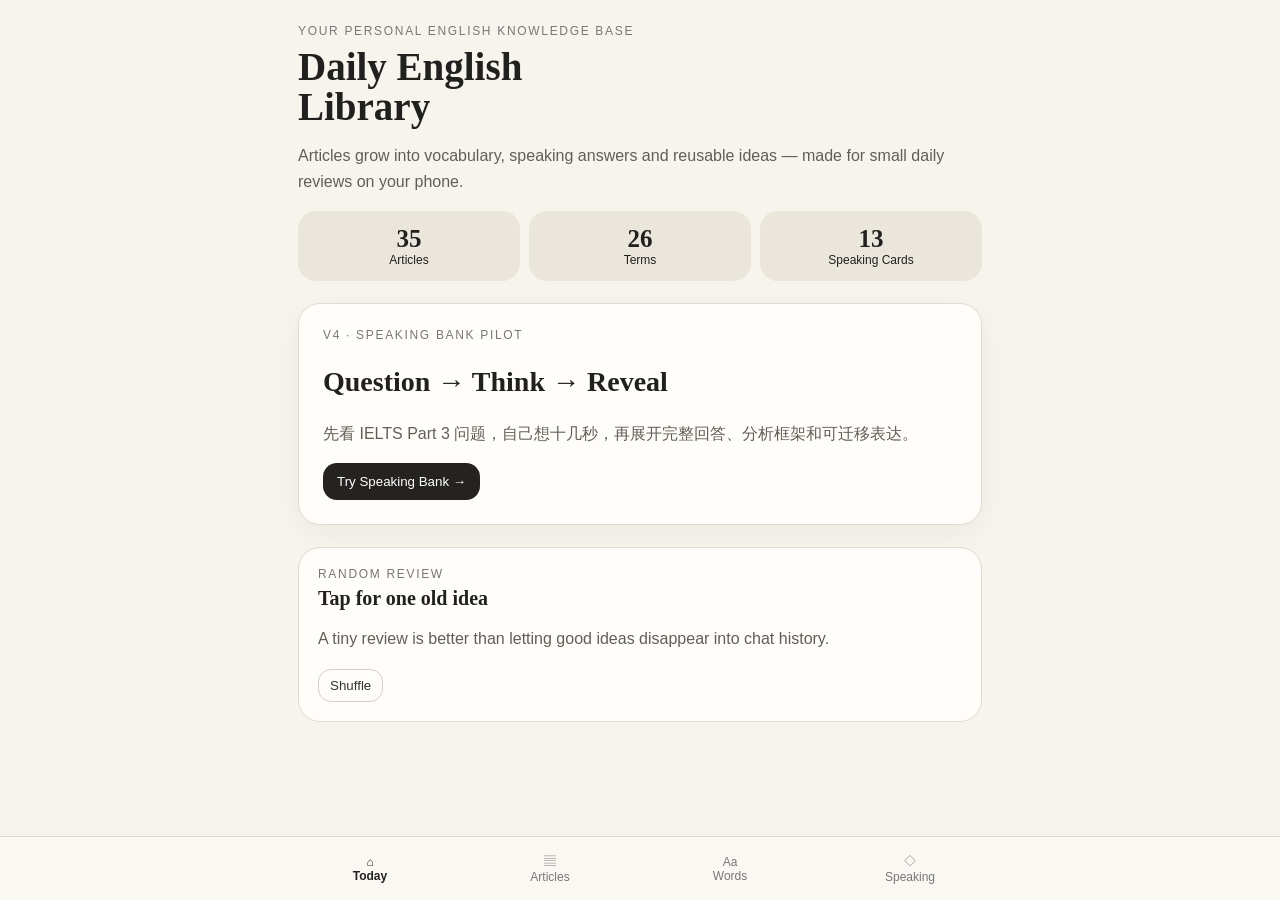
<file: index-v4-archive-words-speaking.html>
<!doctype html>
<html lang="zh-CN">
<head>
<meta charset="utf-8">
<meta name="viewport" content="width=device-width,initial-scale=1,viewport-fit=cover">
<meta name="theme-color" content="#f7f4ee">
<meta name="apple-mobile-web-app-capable" content="yes">
<title>Daily English Library v4</title>
<style>
*{box-sizing:border-box} body{margin:0;background:#f7f4ee;color:#20201f;font-family:-apple-system,BlinkMacSystemFont,"Segoe UI",sans-serif}
main{max-width:720px;margin:auto;padding:24px 18px 110px}.eyebrow{font-size:12px;letter-spacing:.14em;text-transform:uppercase;color:#777}
h1,.serif{font-family:Georgia,serif} h1{font-size:39px;line-height:1.02;margin:9px 0}.sub,.idea{color:#625e57;line-height:1.65}
.hero,.card{background:#fffdf9;border:1px solid #e1dbd1;border-radius:22px;padding:19px;margin:13px 0}.hero{padding:24px;box-shadow:0 8px 30px #2823190d;margin:22px 0}
.grid{display:grid;grid-template-columns:repeat(3,1fr);gap:9px;margin:16px 0}.stat{background:#ebe6dc;border-radius:18px;padding:14px 5px;text-align:center;font-size:12px}.stat b{font-family:Georgia,serif;font-size:25px;display:block}
.pill{display:inline-block;padding:7px 10px;background:#ece7dd;border-radius:999px;font-size:12px;margin:3px}.card h3{margin:6px 0;font-family:Georgia,serif;font-size:20px}
.meta,.small{font-size:12px;color:#858078}.search{width:100%;border:1px solid #ddd6ca;background:#fffdf9;border-radius:15px;padding:14px;font-size:16px;outline:none;margin:12px 0}
.tabs{position:fixed;bottom:0;left:0;right:0;background:#faf8f3ee;backdrop-filter:blur(18px);border-top:1px solid #ded8ce;padding:7px 10px calc(7px + env(safe-area-inset-bottom));z-index:9}
.tabs>div{max-width:720px;margin:auto;display:flex}.nav{flex:1;border:0;background:none;padding:9px 2px;color:#777;font-size:12px}.nav.active{color:#222;font-weight:700}
.action{border:0;background:#242321;color:#fff;border-radius:14px;padding:11px 14px}.ghost{border:1px solid #d8d1c5;background:transparent;border-radius:13px;padding:8px 11px;color:#333}
.hidden{display:none!important}.sectionTitle{font-family:Georgia,serif;font-size:28px;margin:24px 0 4px}.wordline{display:flex;justify-content:space-between;gap:10px}.word{font-family:Georgia,serif;font-size:22px}.zh{color:#777}
.example{font-size:14px;line-height:1.5;color:#555;font-style:italic}.filters{display:flex;overflow:auto;gap:6px;padding:2px 0 7px}.filter{white-space:nowrap;border:1px solid #d8d1c5;background:transparent;border-radius:999px;padding:8px 11px;color:#555}.filter.active{background:#242321;color:white;border-color:#242321}
.type{font-size:10px;letter-spacing:.08em;text-transform:uppercase;color:#8b8174;margin-bottom:5px}.reader{position:fixed;inset:0;background:#f7f4ee;z-index:20;overflow:auto;padding:calc(18px + env(safe-area-inset-top)) 18px 50px}
.readerInner{max-width:680px;margin:auto}.readerTop{display:flex;justify-content:space-between}.reader h2{font-family:Georgia,serif;font-size:34px;line-height:1.08}.placeholder{border-left:3px solid #d7cfc2;padding-left:15px;color:#69635c;line-height:1.65}
.note{background:#eee8de;border-radius:16px;padding:14px;line-height:1.55;color:#625e57}
.speaking-card{overflow:hidden}.question{font-family:Georgia,serif;font-size:21px;line-height:1.35;margin:8px 0 12px}.answer{border-top:1px solid #e6dfd5;margin-top:14px;padding-top:14px}.answer p{line-height:1.72;color:#48443f}
.framework{background:#f1ece3;border-radius:14px;padding:12px 14px;margin:10px 0;font-size:14px;color:#5e584f}.expression{border-left:3px solid #cfc5b6;padding:2px 0 2px 12px;margin:12px 0;font-family:Georgia,serif;line-height:1.55}
.reveal{width:100%;margin-top:8px}.related{font-size:12px;color:#847d74;margin-top:12px}.articleBody{font-family:Georgia,serif;font-size:18px;line-height:1.82;color:#34312d}.articleBody p{margin:0 0 1.25em}.archiveBadge{display:inline-block;margin:8px 0 2px;padding:7px 10px;border-radius:999px;background:#e8efe7;font-size:12px;color:#52604f}
</style>
</head>
<body><main>
<section id="today">
<div class="eyebrow">Your personal English knowledge base</div><h1>Daily English<br>Library</h1>
<p class="sub">Articles grow into vocabulary, speaking answers and reusable ideas — made for small daily reviews on your phone.</p>
<div class="grid"><div class="stat"><b>35</b>Articles</div><div class="stat"><b>26</b>Terms</div><div class="stat"><b>13</b>Speaking Cards</div></div>
<div class="hero"><div class="eyebrow">v4 · Speaking Bank pilot</div><h2 class="serif" style="font-size:28px">Question → Think → Reveal</h2>
<p class="idea">先看 IELTS Part 3 问题，自己想十几秒，再展开完整回答、分析框架和可迁移表达。</p>
<button class="action" onclick="show('ideas')">Try Speaking Bank →</button></div>
<div class="card"><div class="eyebrow">Random review</div><h3 id="randomTitle">Tap for one old idea</h3><p id="randomText" class="idea">A tiny review is better than letting good ideas disappear into chat history.</p><button class="ghost" onclick="randomReview()">Shuffle</button></div>
</section>

<section id="articles" class="hidden"><div class="eyebrow">Archive</div><h2 class="sectionTitle">Articles</h2><p class="small">Course map · #1–#35 · #2–#11 English articles + Chinese summaries</p><input id="articleSearch" class="search" placeholder="Search title, topic, framework…" oninput="renderArticles()"><div id="articleList"></div></section>

<section id="words" class="hidden"><div class="eyebrow">Language bank</div><h2 class="sectionTitle">Words & Terms</h2><p class="small">普通词汇、学术术语和专有名词分开复习。状态保存在这台设备。</p>
<div class="filters"><button class="filter active" onclick="setType('all',this)">All</button><button class="filter" onclick="setType('vocab',this)">Vocabulary</button><button class="filter" onclick="setType('academic',this)">Academic Terms</button><button class="filter" onclick="setType('proper',this)">Proper Nouns</button><button class="filter" onclick="setType('saved',this)">★ Saved</button></div>
<input id="wordSearch" class="search" placeholder="Search English or Chinese…" oninput="renderWords()"><div id="wordList"></div></section>

<section id="ideas" class="hidden"><div class="eyebrow">IELTS · Speaking Part 3</div><h2 class="sectionTitle">Speaking Bank</h2>
<p class="small">先回答，再展开。每张卡都把文章里的观点变成真正可以说出口的一段话。</p>
<div class="filters"><button class="filter active" onclick="setSpeakingType('all',this)">All</button><button class="filter" onclick="setSpeakingType('Finance',this)">Finance</button><button class="filter" onclick="setSpeakingType('Psychology',this)">Psychology</button></div>
<div id="speakingList"></div>
<h2 class="sectionTitle">Reusable Expressions</h2><p class="small">从完整回答里抽出来，再迁移到别的话题。</p><div id="exprList"></div>
<h2 class="sectionTitle">Analysis Toolbox</h2>
<div class="card"><b>Scarcity</b><p class="idea">What becomes scarce when something else becomes abundant?</p></div>
<div class="card"><b>Incentives</b><p class="idea">Who benefits, and what behavior does the reward system encourage?</p></div>
<div class="card"><b>Causality</b><p class="idea">Observation → Cause → Signal → Effect.</p></div>
<div class="card"><b>Scale & Feedback</b><p class="idea">What happens if everyone responds this way?</p></div>
<div class="card"><b>Measurement</b><p class="idea">Goal → Proxy → Incentive → Gaming.</p></div>
</section></main>

<div id="reader" class="reader hidden"><div class="readerInner"><div class="readerTop"><button class="ghost" onclick="closeArticle()">← Library</button><button id="saveArticle" class="ghost" onclick="toggleArticleSave()">☆ Save</button></div><div id="readerContent"></div></div></div>
<div class="tabs"><div><button class="nav active" data-id="today" onclick="show('today')">⌂<br>Today</button><button class="nav" data-id="articles" onclick="show('articles')">▤<br>Articles</button><button class="nav" data-id="words" onclick="show('words')">Aa<br>Words</button><button class="nav" data-id="ideas" onclick="show('ideas')">◇<br>Speaking</button></div></div>

<script>
const articles=[
{"n":1,"title":"Why AI Is Changing the Skills Employers Value","cat":"Technology & AI","framework":"Skills & Labor Market","idea":"As AI makes some capabilities abundant, employers may place more value on complementary human skills."},
{"n":2,"title":"Why Index Funds Have Become So Popular","cat":"Finance","framework":"Passive Investing","idea":"Low costs, diversification and discipline can matter more than repeatedly trying to beat the market."},
{"n":3,"title":"The Hidden Economics of Luxury Brands — Why Do People Pay So Much?","cat":"Business","framework":"Signaling & Veblen Goods","idea":"Luxury demand reflects symbolic value, status signals and scarcity as well as practical function."},
{"n":4,"title":"The Attention Economy — Why Your Focus Has Become One of the World’s Most Valuable Resources","cat":"Technology","framework":"Attention Economy","idea":"When information becomes abundant, human attention becomes the scarce resource competing businesses want to capture."},
{"n":5,"title":"The Psychology of Market Bubbles — Why Smart People Still Make Irrational Investment Decisions","cat":"Finance","framework":"Behavioral Finance","idea":"Intelligence does not remove social pressure, fear of missing out or other biases that can amplify bubbles."},
{"n":6,"title":"The Rise of AI Agents — Will They Become Your Digital Colleagues?","cat":"Technology & AI","framework":"AI Agents","idea":"AI may increasingly shift from answering questions to carrying out multi-step tasks alongside human workers."},
{"n":7,"title":"Why Some Countries Become Richer Than Others — Lessons from Economic Development","cat":"Economics","framework":"Economic Development","idea":"Long-run prosperity emerges from interacting institutions, human capital, innovation, trade and social trust."},
{"n":8,"title":"The Creator Economy — Can Turning Your Hobby into a Career Really Make You Happier?","cat":"Business","framework":"Creator Economy","idea":"Greater autonomy can coexist with algorithmic pressure, unstable income and burnout."},
{"n":9,"title":"Why Network Effects Make Some Companies Almost Impossible to Catch","cat":"Business","framework":"Network Effects","idea":"A product can become more valuable as more people use it, creating powerful feedback loops and competitive moats."},
{"n":10,"title":"The Economics of Time — Why the Wealthiest Resource Isn’t Money","cat":"Economics","framework":"Opportunity Cost","idea":"Money can sometimes be replaced; time cannot, so every choice carries an opportunity cost."},
{"n":11,"title":"The Subscription Economy — Why More People Rent Access Instead of Owning Products","cat":"Business","framework":"Subscription Economy","idea":"Subscriptions trade ownership for convenient access while reshaping consumer habits and company incentives."},
{"n":12,"title":"Success: Why Achievement Does Not Always Bring Happiness","cat":"Society","framework":"Well-being","idea":"Achievement and well-being are related, but they are not identical."},
{"n":13,"title":"Why We Pay More for Brands","cat":"Business","framework":"Symbolic Value","idea":"Consumers often buy identity and meaning, not only function."},
{"n":14,"title":"Why Online Reviews Do Not Always Improve Our Decisions","cat":"Psychology","framework":"Judgment","idea":"More information does not automatically produce better judgment."},
{"n":15,"title":"The Hidden Cost of Fast Fashion","cat":"Society","framework":"True Cost","idea":"A low price can hide costs paid elsewhere in the system."},
{"n":16,"title":"Why Buy Now, Pay Later Feels So Easy","cat":"Finance","framework":"Present Bias","idea":"Easy payment is not the same as affordability."},
{"n":17,"title":"Why Wanting Something Can Feel Better Than Having It","cat":"Psychology","framework":"Wanting vs Liking","idea":"Desire and enjoyment are related but psychologically distinct."},
{"n":18,"title":"Why We Hate Losing More Than We Like Winning","cat":"Psychology","framework":"Loss Aversion","idea":"Past investment should not determine future value."},
{"n":19,"title":"Why Waiting Can Be Part of the Pleasure","cat":"Psychology","framework":"Anticipation","idea":"Happiness can begin before consumption itself."},
{"n":20,"title":"Why Boredom May Be More Useful Than It Feels","cat":"Psychology","framework":"Useful Discomfort","idea":"Removing discomfort is not the same as removing something useless."},
{"n":21,"title":"Why Popular Things Become Even More Popular","cat":"Psychology","framework":"Social Proof","idea":"Popularity can create more popularity through feedback."},
{"n":22,"title":"Why Earning More Does Not Always Make Us Feel Richer","cat":"Finance","framework":"Lifestyle Inflation","idea":"Higher income does not automatically create proportionally greater freedom."},
{"n":23,"title":"Why Too Many Choices Can Make Us Less Happy","cat":"Psychology","framework":"Choice Overload","idea":"Optimization has a cost; more choice is not always better."},
{"n":24,"title":"Why Free Things Make Us Spend More","cat":"Psychology","framework":"Zero-Price Effect","idea":"A zero price does not imply a zero cost."},
{"n":25,"title":"Why We Keep Paying for Things We Barely Use","cat":"Business","framework":"Defaults","idea":"Defaults shape behavior even when preferences do not change."},
{"n":26,"title":"Why AI May Make Some Skills More Valuable, Not Less","cat":"Technology","framework":"Scarcity","idea":"When one capability becomes abundant, value can move toward what remains scarce."},
{"n":27,"title":"Why Companies Want Your Attention","cat":"Technology","framework":"Incentives","idea":"Information can be abundant while human attention remains scarce."},
{"n":28,"title":"Why Paying Feels Different Depending on How You Pay","cat":"Psychology","framework":"Friction","idea":"Lower friction is not automatically better decision-making."},
{"n":29,"title":"Why We Feel Richer When the Stock Market Goes Up","cat":"Finance","framework":"Stock vs Flow","idea":"Being wealthier is not identical to having more spendable cash."},
{"n":30,"title":"Why Good News Can Be Bad News for the Stock Market","cat":"Finance","framework":"Second-order Effects","idea":"Markets react to surprises rather than information in isolation."},
{"n":31,"title":"Why Lower Interest Rates Do Not Always Make Stocks Rise","cat":"Finance","framework":"Causality","idea":"The same policy move can mean different things depending on its underlying cause."},
{"n":32,"title":"Why Saving Money Can Sometimes Hurt the Economy","cat":"Economics","framework":"Scale & Feedback","idea":"What is rational for one household may not produce the same result economy-wide."},
{"n":33,"title":"Why Expensive Things Can Sometimes Become More Popular","cat":"Business","framework":"Signalling","idea":"Price can function not only as a cost but also as a signal."},
{"n":34,"title":"Why Predictions Can Change the Future They Predict","cat":"Economics","framework":"Expectations","idea":"Expectations can influence outcomes without fully determining them."},
{"n":35,"title":"Why Being Busy Can Feel Like Being Successful","cat":"Psychology","framework":"Measurement","idea":"The metric is a representation of the goal, not the goal itself."}];

const words=[
{w:"proxy",zh:"代理指标",type:"vocab",ex:"When something is difficult to measure, people often rely on a proxy.",src:"#35"},
{w:"metric",zh:"衡量指标",type:"academic",ex:"A metric is a quantitative measure used to track performance.",src:"#35"},
{w:"distort",zh:"扭曲",type:"vocab",ex:"Poorly designed targets can distort behavior.",src:"#35"},
{w:"productivity",zh:"生产率；工作效率",type:"academic",ex:"Visible activity is not necessarily the same as productivity.",src:"#35"},
{w:"self-fulfilling prophecy",zh:"自我实现预言",type:"academic",ex:"A belief may change behavior in ways that make itself more likely to become true.",src:"#34"},
{w:"credibility",zh:"可信度",type:"vocab",ex:"Central-bank credibility can influence expectations.",src:"#34"},
{w:"amplify",zh:"放大",type:"vocab",ex:"Fear can amplify market movements.",src:"#34"},
{w:"Veblen goods",zh:"凡勃伦商品",type:"academic",ex:"A high price can sometimes contribute to a product's status value.",src:"#33"},
{w:"Thorstein Veblen",zh:"索尔斯坦·凡勃伦",type:"proper",ex:"An economist and sociologist associated with conspicuous consumption.",src:"#33"},
{w:"exclusivity",zh:"排他性；稀缺感",type:"vocab",ex:"Limited supply can create exclusivity.",src:"#33"},
{w:"symbolic value",zh:"象征价值",type:"academic",ex:"Luxury goods can provide symbolic value beyond practical function.",src:"#33"},
{w:"craftsmanship",zh:"工艺；手艺",type:"vocab",ex:"Customers may pay more for craftsmanship.",src:"#33"},
{w:"paradox of thrift",zh:"节俭悖论",type:"academic",ex:"What is prudent for one household can weaken demand if everyone does it at once.",src:"#32"},
{w:"aggregate demand",zh:"总需求",type:"academic",ex:"Weak aggregate demand can reduce employment.",src:"#32"},
{w:"countercyclical",zh:"逆周期的",type:"academic",ex:"Governments sometimes use countercyclical policy.",src:"#32"},
{w:"underlying cause",zh:"根本原因",type:"vocab",ex:"Policy should address the underlying cause.",src:"#31"},
{w:"Federal Reserve",zh:"美国联邦储备系统",type:"proper",ex:"The central bank of the United States.",src:"#31"},
{w:"priced in",zh:"已被市场计价",type:"academic",ex:"Good news may already be priced in.",src:"#30"},
{w:"wealth effect",zh:"财富效应",type:"academic",ex:"Rising asset values can affect consumption through the wealth effect.",src:"#29"},
{w:"liquidity",zh:"流动性",type:"academic",ex:"Investors often prefer liquidity during uncertainty.",src:"#29"},
{w:"pain of paying",zh:"支付痛感",type:"academic",ex:"Payment methods can change the psychological pain of paying.",src:"#28"},
{w:"friction",zh:"摩擦；阻力",type:"vocab",ex:"Useful friction can create a decision point.",src:"#28"},
{w:"incentive",zh:"激励",type:"vocab",ex:"People respond to incentives.",src:"#27"},
{w:"attention economy",zh:"注意力经济",type:"academic",ex:"In the attention economy, human attention is a scarce resource.",src:"#27"},
{w:"scarcity",zh:"稀缺性",type:"academic",ex:"Abundance in one area can create scarcity elsewhere.",src:"#26"},
{w:"Goodhart's Law",zh:"古德哈特定律",type:"proper",ex:"When a measure becomes a target, it can stop being a good measure.",src:"#35"},{"w":"index fund","zh":"指数基金","type":"academic","ex":"An index fund aims to track a market index rather than pick individual winners.","src":"#2"}
{"w":"passive investing","zh":"被动投资","type":"academic","ex":"Passive investing usually relies on broad market exposure and low turnover.","src":"#2"}
{"w":"diversification","zh":"分散投资；多元化","type":"academic","ex":"Diversification reduces dependence on the performance of a single asset.","src":"#2"}
{"w":"expense ratio","zh":"基金费用率","type":"academic","ex":"A lower expense ratio leaves more of the investment return with the investor.","src":"#2"}
{"w":"conspicuous consumption","zh":"炫耀性消费","type":"academic","ex":"Conspicuous consumption can turn purchases into signals of social status.","src":"#3"}
{"w":"status signal","zh":"地位信号","type":"academic","ex":"A luxury product may function as a status signal as well as a useful object.","src":"#3"}
{"w":"attention economy","zh":"注意力经济","type":"academic","ex":"In the attention economy, platforms compete for a limited amount of human focus.","src":"#4"}
{"w":"engagement","zh":"参与度；用户互动","type":"vocab","ex":"Platforms often optimize recommendations to increase engagement.","src":"#4"}
{"w":"herd behavior","zh":"羊群行为；从众行为","type":"academic","ex":"Herd behavior can amplify price movements during a market bubble.","src":"#5"}
{"w":"FOMO","zh":"错失恐惧","type":"academic","ex":"FOMO can push investors to buy after prices have already risen sharply.","src":"#5"}
{"w":"overconfidence","zh":"过度自信","type":"academic","ex":"Overconfidence can make investors underestimate uncertainty.","src":"#5"}
{"w":"AI agent","zh":"AI智能体","type":"academic","ex":"An AI agent can plan and execute multiple steps toward a goal.","src":"#6"}
{"w":"autonomy","zh":"自主性","type":"vocab","ex":"Greater autonomy can make a system more useful but also harder to supervise.","src":"#6"}
{"w":"human capital","zh":"人力资本","type":"academic","ex":"Education and health can strengthen a country's human capital.","src":"#7"}
{"w":"institution","zh":"制度；机构","type":"academic","ex":"Strong institutions can support investment and long-term economic development.","src":"#7"}
{"w":"brain drain","zh":"人才外流","type":"academic","ex":"Brain drain can weaken a country's stock of highly skilled workers.","src":"#7"}
{"w":"creator economy","zh":"创作者经济","type":"academic","ex":"The creator economy allows individuals to monetize audiences and digital content.","src":"#8"}
{"w":"winner-take-most","zh":"赢家通吃大部分收益的","type":"academic","ex":"Many online markets have a winner-take-most distribution of attention and income.","src":"#8"}
{"w":"burnout","zh":"倦怠；职业耗竭","type":"vocab","ex":"Constant pressure to publish can contribute to burnout.","src":"#8"}
{"w":"network effect","zh":"网络效应","type":"academic","ex":"A network effect makes a service more valuable as more people join it.","src":"#9"}
{"w":"switching cost","zh":"转换成本","type":"academic","ex":"High switching costs can make customers reluctant to move to a competitor.","src":"#9"}
{"w":"competitive moat","zh":"竞争护城河","type":"academic","ex":"Strong network effects can create a competitive moat.","src":"#9"}
{"w":"opportunity cost","zh":"机会成本","type":"academic","ex":"The opportunity cost of an hour is the best alternative use of that time.","src":"#10"}
{"w":"time scarcity","zh":"时间稀缺","type":"academic","ex":"Time scarcity can change how people value convenience.","src":"#10"}
{"w":"recurring revenue","zh":"经常性收入；持续性收入","type":"academic","ex":"Subscriptions can provide companies with predictable recurring revenue.","src":"#11"}
{"w":"automatic renewal","zh":"自动续订","type":"academic","ex":"Automatic renewal can keep a subscription active without a new decision each month.","src":"#11"}];

const archivedArticles={"2": "<p>If you ask experienced investors for advice, many of them will mention <strong>index funds</strong> sooner or later. These investment products have grown rapidly over the past two decades and now hold trillions of dollars worldwide. While some investors continue to believe they can outperform the market by selecting individual stocks, others argue that simply following the market may actually be the smarter strategy.</p><p>To understand why index funds have become so popular, it is helpful to first understand how they work. Instead of trying to choose the “best” companies, an index fund simply aims to copy a market index. For example, if an index contains 500 companies, the fund buys shares in those companies in roughly the same proportions. As a result, the fund’s performance closely follows the performance of the overall market.</p><p>This idea may sound surprisingly simple, but it challenges a long-held belief in investing—that skilled professionals can consistently identify winning stocks. Active fund managers spend enormous amounts of time researching companies, analyzing financial statements, meeting executives, and predicting future trends. In return, investors usually pay higher management fees.</p><p>However, numerous studies have shown that many actively managed funds fail to outperform their benchmark indexes over long periods after accounting for fees. Some managers achieve excellent results for a few years, but maintaining that advantage over decades is extremely difficult. Financial markets are highly competitive, and valuable information spreads quickly. By the time an opportunity becomes obvious, it is often already reflected in stock prices.</p><p>Index funds avoid this problem by accepting a simple reality: predicting the future is extremely hard. Instead of trying to beat the market, they aim to become the market. This approach significantly reduces trading activity, which also lowers transaction costs and taxes in many countries.</p><p>Another reason for the popularity of index investing is diversification. Buying shares of only one or two companies exposes investors to significant risk. Even excellent businesses can face unexpected challenges, such as technological disruption, legal disputes, or changes in consumer preferences. By investing in hundreds or even thousands of companies, index funds reduce the impact of any single company’s poor performance.</p><p>Of course, diversification does not eliminate risk entirely. If the entire market declines because of a recession, a financial crisis, or geopolitical uncertainty, index funds will also lose value. Investors sometimes misunderstand diversification as protection against every possible loss. In reality, it mainly protects against the failure of individual companies rather than the market as a whole.</p><p>One interesting psychological advantage of index funds is that they encourage patience. Individual stock investors often feel tempted to buy and sell frequently in response to news headlines or market fluctuations. Unfortunately, emotional decisions can seriously reduce long-term returns. Fear causes people to sell during market crashes, while excitement encourages them to buy after prices have already risen significantly.</p><p>Behavioral economists have spent decades studying these patterns. Research suggests that human beings naturally dislike losses more than they enjoy equivalent gains, a phenomenon known as <strong>loss aversion</strong>. Because of this bias, investors sometimes abandon well-designed investment plans during periods of uncertainty.</p><p>Index investing offers a relatively simple solution. Rather than constantly predicting tomorrow’s market movements, investors focus on long-term economic growth. As businesses become more productive, develop new technologies, and create more valuable products and services, the overall economy tends to expand over time. Although short-term volatility remains unavoidable, long-term investors hope to benefit from decades of economic progress.</p><p>This does not mean index investing is perfect. Critics argue that if too much money flows into passive funds, fewer investors will actively analyze companies, potentially making markets less efficient. Others worry that the largest index fund providers have become powerful shareholders capable of influencing corporate decisions across many industries.</p><p>Even so, most economists believe active and passive investing will continue to coexist. Active investors play an important role in discovering prices and identifying opportunities, while passive investors provide an inexpensive way for ordinary people to participate in long-term market growth.</p><p>For young investors especially, the debate may be less important than developing good financial habits. Saving consistently, investing regularly, controlling emotions, and thinking over decades rather than months often have a greater impact on wealth than choosing between two similar investment products.</p><p>Ultimately, successful investing may depend less on finding the perfect stock and more on maintaining discipline through both good markets and bad ones. In finance, patience is often one of the most valuable assets an investor can possess.</p>", "3": "<p>Walk past the flagship stores of famous luxury brands in cities like Paris, Milan, Seoul, or Shanghai, and you may notice something surprising. Even during periods of economic uncertainty, these stores often remain busy. While many consumers reduce spending on ordinary goods when inflation rises or the economy slows, demand for certain luxury products appears remarkably resilient. Why would people continue buying handbags that cost thousands of dollars or watches that cost as much as a car?</p><p>At first glance, this behavior seems irrational. Economists usually expect consumers to become more cautious when prices increase or incomes become uncertain. However, luxury goods occupy a unique position in economics because people are not purchasing only the physical product—they are also buying intangible value.</p><p>One explanation comes from the concept of <strong>signaling</strong>. In economics, signaling refers to actions that communicate information to other people. A luxury handbag, for example, may signal wealth, taste, or professional success. Whether these signals accurately reflect reality is another question, but they influence how others perceive the owner.</p><p>This idea is closely related to the theory of <strong>conspicuous consumption</strong>, introduced by American economist <strong>++Thorstein Veblen++</strong> in the late nineteenth century. Veblen argued that some consumers purchase expensive products not because they are objectively better, but because high prices themselves make these products attractive. Owning something rare and expensive distinguishes consumers from others and creates a sense of social status.</p><p>Interestingly, luxury brands actively reinforce this perception. Unlike companies that try to maximize sales volume, luxury firms often limit production deliberately. Some products are released in extremely small quantities, while others require customers to build a long purchasing history before they can even buy them. Scarcity creates exclusivity, and exclusivity often increases desire.</p><p>Marketing also plays a significant role. Luxury advertisements rarely focus on technical specifications or practical benefits. Instead, they tell stories. A watch becomes a symbol of tradition. A handbag represents elegance and confidence. A sports car embodies freedom and achievement. Consumers are invited to purchase not merely an object but an identity.</p><p>Psychologists suggest that these marketing strategies work because people naturally seek belonging and recognition. Humans constantly compare themselves with others, especially in environments where success is highly visible. Social media has intensified this tendency. Platforms filled with carefully selected photos of vacations, designer clothing, and expensive restaurants encourage users to compare their own lifestyles with those of influencers or celebrities.</p><p>This phenomenon creates what economists call a <strong>positional good</strong>. The value of such a product depends partly on how many other people own it. If everyone carried exactly the same luxury handbag, its ability to signal status would decline significantly. Ironically, widespread popularity can reduce exclusivity, forcing luxury brands to introduce even more limited collections.</p><p>However, not every luxury purchase is motivated by status. Many consumers genuinely appreciate craftsmanship, design, or heritage. A mechanical watch may contain hundreds of carefully assembled components requiring years of training to manufacture. A leather bag may be handmade using techniques passed down through generations. In these cases, buyers may view luxury goods as works of art rather than simple consumer products.</p><p>Investment considerations have also entered the conversation. Certain luxury watches, handbags, and even sneakers have appreciated substantially in value over the past decade. Some investors now treat these products as <strong>alternative assets</strong>, alongside fine art, wine, and collectible cars. Nevertheless, experts warn that this market is highly unpredictable. Prices often depend on changing fashion trends, brand reputation, and consumer sentiment rather than objective financial fundamentals.</p><p>The luxury industry has also faced growing criticism. Environmental groups argue that encouraging constant consumption contradicts sustainability goals. Others question whether luxury companies should charge such high prices when manufacturing costs represent only a small fraction of retail prices. In response, many brands have invested in recycling programs, ethical sourcing, and carbon reduction initiatives, hoping to strengthen both their reputation and their long-term competitiveness.</p><p>The rise of younger consumers presents another challenge. Members of <strong>++Generation Z++</strong> often express greater concern about sustainability and authenticity than previous generations. Surveys suggest that many young shoppers prefer brands whose values align with their own. As a result, luxury companies increasingly emphasize transparency, environmental responsibility, and social impact in addition to craftsmanship.</p><p>Ultimately, luxury goods reveal something fascinating about economics. Markets are not driven solely by logic or mathematical calculations. Human emotions, social relationships, cultural values, and personal identity all influence purchasing decisions. Understanding consumer behavior therefore requires insights not only from economics but also from psychology and sociology.</p><p>For investors, marketers, and policymakers alike, the luxury industry serves as a reminder that economic value is rarely determined by production costs alone. Sometimes, the stories people tell—and choose to believe—become just as valuable as the products themselves.</p>", "4": "<p>Imagine walking into a supermarket where every product is free, but there is one condition: before taking anything, you must spend several minutes watching advertisements. Most people would quickly realize that the products are not actually free. They are paying with something else—their attention.</p><p>This simple example captures one of the defining features of the modern digital economy. Many of the world’s largest technology companies offer services that cost little or nothing to use. Social media platforms, search engines, video-sharing websites, and messaging apps are often available at no monetary cost. Yet these businesses generate enormous profits. Their real product is not the software itself, but the attention of billions of users.</p><p>Economists sometimes describe this system as the <strong>attention economy</strong>. In traditional markets, companies competed for customers’ money. Today, many businesses compete first for customers’ time and attention because attention can later be converted into revenue through advertising, subscriptions, or data-driven services.</p><p>Attention is valuable because it is scarce. Every person has only twenty-four hours in a day, and only a limited amount of mental energy. As more digital content becomes available, attention becomes increasingly difficult to capture. This explains why technology companies invest heavily in recommendation algorithms, personalized notifications, and user interface design. Their goal is to persuade users to stay on the platform for just a little longer.</p><p>One technique involves personalization. Rather than showing identical content to everyone, algorithms analyze enormous amounts of information about users’ interests, browsing history, and online behavior. They then recommend videos, articles, or products that are most likely to keep each individual engaged. As a result, two people opening the same app may encounter completely different experiences.</p><p>From a business perspective, this strategy makes perfect sense. If users spend more time on a platform, they are exposed to more advertisements, increasing advertising revenue. In addition, companies collect more data, allowing them to improve future recommendations and sell more precisely targeted advertising. This creates a powerful feedback loop: better recommendations lead to longer engagement, which generates more data, leading to even better recommendations.</p><p>However, critics argue that maximizing engagement is not always the same as maximizing well-being. Research suggests that emotionally charged content—especially posts that provoke surprise, anger, or fear—often spreads more quickly than calm or balanced information. As a result, algorithms designed to maximize user engagement may unintentionally amplify misinformation, political polarization, or unhealthy social comparison.</p><p>Another concern involves productivity. Many people intend to check their phones for only a few minutes but end up spending much longer than expected. Psychologists explain this using concepts such as <strong>variable rewards</strong>, a principle also found in gambling. Because users never know exactly what interesting content will appear next, they continue scrolling in anticipation of another rewarding experience.</p><p>This behavior has economic consequences beyond individual productivity. Employers lose working hours, students struggle to concentrate on studying, and consumers make more impulsive purchasing decisions after prolonged exposure to personalized advertising. In other words, the competition for attention affects not only technology companies but also education, healthcare, finance, and public policy.</p><p>Governments have begun responding in different ways. Some countries have introduced stricter privacy regulations, requiring companies to explain how user data is collected and processed. Others have proposed restrictions on personalized advertising aimed at children or limits on certain addictive design features. These policies attempt to balance technological innovation with consumer protection.</p><p>Businesses themselves are also reconsidering their approaches. Some subscription-based services argue that their incentives are healthier because they earn money directly from customers rather than advertisers. If users become dissatisfied, they simply cancel their subscriptions. This business model encourages companies to prioritize customer satisfaction instead of maximizing screen time at any cost.</p><p>For individuals, understanding the attention economy has become an increasingly valuable skill. Managing attention is no longer simply a matter of personal discipline; it also requires recognizing that many digital products are intentionally designed to compete for it. Small habits—such as disabling unnecessary notifications, scheduling focused work sessions, or placing phones out of reach while studying—can significantly improve concentration over time.</p><p>Interestingly, economists have begun comparing attention to other scarce economic resources such as labor or capital. Just as successful investors allocate financial capital carefully, individuals may need to allocate their attention deliberately. Every hour spent on one activity is an hour unavailable for another. Choosing where to direct attention therefore becomes an economic decision as well as a personal one.</p><p>Ultimately, the attention economy reminds us that the most valuable resource in the digital age may not be money, technology, or even information. It may simply be the ability to decide what deserves our attention—and what does not.</p>", "5": "<p>In financial markets, investors often describe prices as either <strong>overvalued</strong> or <strong>undervalued</strong>. Ideally, the price of an asset should reflect its true economic value based on factors such as future earnings, cash flow, and growth potential. In reality, however, markets are driven not only by facts but also by human psychology. As a result, prices sometimes rise far beyond what fundamentals appear to justify, creating what economists call a <strong>market bubble</strong>.</p><p>A bubble occurs when the price of an asset increases rapidly, mainly because investors expect prices to continue rising rather than because the asset itself has become significantly more valuable. During these periods, optimism spreads quickly. Rising prices attract media attention, encouraging more investors to join the market. Their purchases push prices even higher, reinforcing the belief that further gains are inevitable.</p><p>History offers many examples of bubbles. One of the earliest was the Dutch <strong>Tulip Mania</strong> in the seventeenth century, when rare tulip bulbs sold for astonishing prices before the market eventually collapsed. More recently, the <strong>dot-com bubble</strong> of the late 1990s saw internet companies receive enormous valuations despite having little or no profit. When expectations proved unrealistic, technology stocks fell dramatically. Similar discussions have surrounded cryptocurrencies, real estate, and certain artificial intelligence companies in recent years, although economists continue to debate whether these represent genuine bubbles or simply periods of rapid innovation.</p><p>An interesting question arises: <strong>Why do intelligent investors participate in bubbles if they know the risks?</strong></p><p>The answer is more complicated than simply saying people become greedy. Behavioral economists have identified several psychological biases that influence financial decisions.</p><p>One of the most powerful is <strong>herd behavior</strong>. Humans naturally look to others for guidance when facing uncertainty. If everyone around us appears to be buying a particular asset, we may assume they possess information that we do not. Following the crowd feels safer than acting alone, even when the crowd may be wrong.</p><p>Another important factor is <strong>FOMO</strong>, or the <strong>fear of missing out</strong>. Imagine watching friends earn impressive returns while your own investments remain relatively stable. Even if you understand the risks intellectually, it becomes emotionally difficult to stay on the sidelines. Investors may begin purchasing assets simply because prices have already risen, believing they can sell before the market declines.</p><p>This belief often depends on what economists call the <strong>greater fool theory</strong>. According to this idea, an investor may knowingly buy an overpriced asset because they expect someone else—a “greater fool”—to purchase it later at an even higher price. The strategy can appear profitable for a while, but it becomes extremely risky once demand begins to weaken.</p><p>Media coverage also plays an important role. Financial news tends to report extraordinary success stories rather than ordinary long-term investing. Headlines celebrating people who became millionaires through a single investment receive far more attention than stories about investors who patiently built wealth over several decades. This creates a distorted perception of what successful investing usually looks like.</p><p>Social media has intensified these effects. Online platforms allow investment ideas to spread across the world within minutes. Influencers, discussion forums, and short videos often simplify complex financial concepts into confident predictions. While some creators provide valuable education, others encourage excessive speculation by presenting high-risk investments as easy opportunities for quick profits.</p><p>Professional investors are not completely immune either. Fund managers may worry about underperforming competitors during rapidly rising markets. Even if they privately believe prices are becoming unreasonable, refusing to invest may damage their short-term performance and discourage clients. In other words, career incentives sometimes encourage behavior that appears irrational from a long-term perspective.</p><p>Fortunately, understanding these psychological biases can help investors make better decisions. One widely recommended strategy is to establish an investment plan before emotions become involved. Instead of reacting to headlines, investors decide in advance how much they will invest, how often they will invest, and under what circumstances they will sell. This reduces the influence of fear and excitement.</p><p>Diversification provides another layer of protection. Since predicting bubbles with perfect accuracy is nearly impossible, spreading investments across different industries and asset classes reduces the consequences of being wrong about any single market.</p><p>Long-term thinking also changes perspective. Short-term price fluctuations often feel dramatic, but many become insignificant when viewed over ten or twenty years. Legendary investors frequently emphasize that successful investing depends more on patience and discipline than on predicting the next market trend.</p><p>Ultimately, bubbles reveal something important about both economics and human nature. Markets are collections of people, and people are emotional as well as rational. Fear, excitement, hope, and regret all influence financial decisions. Understanding these emotions does not eliminate investment risk, but it helps investors recognize when decisions are being driven by psychology rather than careful analysis.</p><p>Perhaps the most valuable lesson is that intelligence alone does not guarantee good investment decisions. Successful investing often requires emotional discipline—the ability to remain calm when others become either excessively optimistic or overwhelmingly pessimistic.</p>", "6": "<p>Artificial intelligence has evolved rapidly over the past few years. At first, many people used AI simply as a chatbot that could answer questions or generate text. More recently, however, a new generation of systems known as <strong>AI agents</strong> has begun attracting attention. Unlike traditional chatbots, AI agents are designed not only to respond to requests but also to complete complex tasks by planning, making decisions, and using digital tools.</p><p>Imagine asking an AI not just to explain how to plan a holiday but to compare flights, reserve hotels, organize your travel itinerary, calculate your budget, and remind you when it is time to check in. Instead of completing one instruction at a time, the AI breaks the larger goal into smaller steps and carries them out in sequence. This ability to perform multiple connected actions is one of the defining characteristics of AI agents.</p><p>Businesses have become particularly interested in this technology. Many companies spend significant amounts of time on repetitive administrative work such as scheduling meetings, preparing reports, responding to customer inquiries, and organizing documents. If AI agents can perform these tasks reliably, employees will have more time to focus on creative thinking, relationship building, and strategic decision-making.</p><p>Several consulting firms predict that AI agents could become as common in offices as spreadsheets or email are today. Rather than replacing entire professions, they may function as digital assistants working alongside humans. A financial analyst might ask an AI agent to gather market data, summarize earnings reports, and prepare presentation slides before reviewing the final conclusions personally. A lawyer could request that an AI organize thousands of legal documents before deciding which evidence is most relevant. A doctor might use an AI system to collect patient records while remaining responsible for diagnosis and treatment.</p><p>This collaborative model reflects an important principle: automation does not necessarily eliminate human work; instead, it often changes the nature of that work. Throughout history, new technologies have shifted people’s responsibilities rather than making them completely unnecessary. Calculators reduced the need for manual calculations but increased the importance of analytical thinking. Email reduced postal correspondence while creating new expectations for rapid communication. AI agents may produce a similar transformation.</p><p>Despite their impressive capabilities, AI agents still face significant limitations. One major challenge is reliability. Current systems occasionally misunderstand instructions, generate inaccurate information, or fail to recognize unusual situations. Because of these limitations, organizations generally require human supervision before important decisions are implemented.</p><p>Another concern involves security. AI agents often need permission to access emails, calendars, financial records, or internal company documents in order to complete tasks effectively. Granting such access raises important questions about privacy, cybersecurity, and data protection. Companies must carefully determine what information AI systems should be allowed to access and under what conditions.</p><p>There are also ethical considerations. If an AI agent makes a costly mistake—such as booking incorrect flights, transferring money to the wrong account, or providing inaccurate legal information—who should be responsible? The software developer? The company using the AI? Or the employee supervising the system? Governments around the world are beginning to develop regulations addressing these questions, although legal frameworks continue to evolve.</p><p>Interestingly, economists argue that AI agents may increase demand for certain human skills rather than reduce it. As routine work becomes easier to automate, employers may place even greater value on communication, leadership, creativity, emotional intelligence, and critical thinking. Employees who can effectively collaborate with AI systems may become more productive than either humans or AI working independently.</p><p>Education is likely to change as well. Instead of memorizing large amounts of factual information, students may spend more time learning how to evaluate AI-generated content, ask effective questions, verify sources, and solve unfamiliar problems. In other words, the ability to think critically may become more valuable than the ability to recall information from memory.</p><p>Some researchers compare AI agents to the arrival of the internet in the 1990s. At that time, many people underestimated how dramatically digital technology would transform business, education, and everyday life. While it remains impossible to predict exactly how AI agents will develop, few experts doubt that they will influence the way many organizations operate over the coming decade.</p><p>For individuals entering the workforce, this shift presents both opportunities and challenges. Those who resist technological change may find it increasingly difficult to remain competitive. On the other hand, people who understand how to combine human judgment with AI capabilities may discover entirely new career opportunities that do not yet exist today.</p><p>Ultimately, AI agents should probably not be viewed as replacements for human intelligence but as tools that extend it. Just as calculators did not eliminate mathematicians and search engines did not eliminate researchers, AI agents are unlikely to eliminate the need for thoughtful human decision-making. Instead, they may allow people to spend less time on routine tasks and more time on the uniquely human abilities that machines still struggle to replicate.</p>", "7": "<p>If you compare countries around the world, one fact quickly becomes clear: some nations have achieved extraordinary levels of prosperity, while others continue to struggle with poverty despite possessing abundant natural resources. This raises one of the oldest and most important questions in economics: <strong>Why do some countries become rich while others remain poor?</strong></p><p>For centuries, people believed that geography was the primary explanation. Countries with fertile land, navigable rivers, and favorable climates generally produced more food and developed larger populations. Coastal regions benefited from international trade, while isolated inland areas often faced higher transportation costs. Geography undoubtedly influenced early economic development, but modern economists increasingly argue that it cannot explain everything.</p><p>Consider two countries with similar natural resources but very different economic outcomes. In many cases, the difference lies not beneath the ground but within the institutions that govern society.</p><p>Economists use the term <strong>institutions</strong> to describe the formal and informal rules that shape economic activity. These include legal systems, property rights, contract enforcement, education, financial markets, and government effectiveness. Good institutions encourage people to invest, start businesses, and innovate because they believe their efforts will be rewarded fairly.</p><p>Imagine an entrepreneur who develops a revolutionary new product. If contracts cannot be enforced or property rights are weak, competitors might simply copy the invention without consequences. Under those conditions, entrepreneurs have little incentive to invest time or money in innovation. On the other hand, if the legal system protects intellectual property and resolves disputes efficiently, businesses are more willing to take risks.</p><p>Education is another essential ingredient of long-term economic growth. Economists often describe education as an investment in <strong>human capital</strong>—the knowledge, skills, and health that enable people to become more productive. Countries with highly educated workforces generally adapt more quickly to technological change and attract higher-value industries.</p><p>However, education alone is not sufficient. A country may produce excellent graduates, but if its economy cannot create enough high-skilled jobs, talented workers may choose to move abroad. This phenomenon is known as <strong>brain drain</strong>. While migration can create opportunities for individuals, it may also slow economic development in the countries they leave behind.</p><p>Innovation has become an increasingly important driver of economic growth. Throughout history, breakthroughs such as the steam engine, electricity, antibiotics, personal computers, and the internet dramatically increased productivity. More recently, advances in artificial intelligence, renewable energy, and biotechnology have begun reshaping industries once again.</p><p>Interestingly, economists emphasize that innovation does not only mean inventing entirely new technologies. It can also involve improving existing processes, organizing businesses more efficiently, or applying successful ideas from one industry to another. Even relatively small improvements, when adopted across millions of workers, can significantly increase national productivity.</p><p>Trade also plays a crucial role. By specializing in products they produce efficiently and importing goods produced more cheaply elsewhere, countries can enjoy higher living standards. International trade allows businesses to reach larger markets, encouraging economies of scale and greater competition. Consumers benefit from lower prices and more choices, while firms gain access to advanced technologies and global supply chains.</p><p>Nevertheless, globalization has produced both winners and losers. Industries exposed to international competition sometimes decline, leading to unemployment in certain regions. Governments therefore face the difficult challenge of supporting workers during economic transitions while preserving the broader benefits of open markets.</p><p>Another factor that economists increasingly study is <strong>trust</strong>. Although trust may seem more like a social concept than an economic one, it has enormous financial consequences. In societies where people generally trust one another, businesses spend less on monitoring, legal disputes, and security. Contracts become easier to negotiate, and transactions occur more efficiently. Conversely, low levels of trust can increase costs throughout the economy.</p><p>Political stability also matters. Businesses often hesitate to invest when government policies change unpredictably or when conflicts create uncertainty. Long-term investments, such as building factories or conducting scientific research, require confidence that economic conditions will remain reasonably stable over many years.</p><p>In recent decades, digital technology has introduced new opportunities for developing economies. Some countries have expanded access to banking through mobile payment systems without first building traditional banking infrastructure. Others have used online education to improve access to knowledge in remote areas. These examples demonstrate that technological progress sometimes allows countries to “leapfrog” older stages of development.</p><p>Despite decades of research, economists still debate which factor matters most. Some emphasize institutions, while others highlight geography, education, culture, or technology. In reality, these factors interact continuously. Strong institutions encourage innovation. Education supports technological adoption. Political stability attracts investment. Trust lowers transaction costs. Economic development is therefore best understood as a complex system rather than the result of a single cause.</p><p>Ultimately, the wealth of nations depends not only on natural resources but also on the choices societies make over time. Building prosperity is rarely the result of one brilliant policy. Instead, it usually reflects decades of investment in education, innovation, institutions, and human potential.</p>", "8": "<p>Not long ago, becoming a content creator was considered an unusual career choice. Most people viewed platforms for videos, podcasts, blogs, or livestreams as hobbies rather than serious professions. Today, however, millions of people earn income by creating digital content, and governments, universities, and businesses have begun treating the <strong>creator economy</strong> as an important part of the modern labor market.</p><p>The creator economy refers to an ecosystem in which individuals produce original content and monetize their audience through advertising, brand partnerships, subscriptions, online courses, digital products, or direct support from followers. Unlike traditional employment, where workers receive salaries from employers, creators often build businesses around their own personal brands.</p><p>One reason the creator economy has expanded so rapidly is that technology has dramatically lowered the barriers to entry. Twenty years ago, producing high-quality videos or publishing articles required expensive equipment and access to traditional media organizations. Today, a smartphone and an internet connection are often enough to reach a global audience.</p><p>This accessibility has encouraged many young people to consider careers that barely existed a decade ago. Some become educational creators, explaining economics, science, or history. Others focus on gaming, fashion, fitness, or travel. A growing number specialize in highly professional fields such as software engineering, finance, or medicine, demonstrating that online content is no longer limited to entertainment.</p><p>However, behind the apparent freedom lies considerable uncertainty. Unlike conventional jobs, creators rarely receive stable monthly salaries. Their income often fluctuates according to advertising markets, changes in platform algorithms, sponsorship opportunities, or audience preferences. A single viral video can generate substantial revenue, while months of consistent effort may receive relatively little attention.</p><p>This uncertainty partly explains why economists describe the creator economy as a <strong>winner-take-most market</strong>. In such markets, a relatively small number of individuals capture a disproportionately large share of total income and attention. Although thousands of creators may produce excellent work, only a few become internationally recognized.</p><p>Algorithms contribute to this pattern. Digital platforms recommend content based on factors such as watch time, engagement, and user preferences. While recommendation systems help audiences discover new creators, they also create intense competition. Small differences in visibility can lead to enormous differences in income.</p><p>Psychologically, the creator economy presents both opportunities and challenges. On one hand, creators often enjoy greater autonomy than traditional employees. They decide what projects to pursue, when to work, and how to express themselves creatively. Research consistently shows that autonomy is strongly associated with job satisfaction and intrinsic motivation.</p><p>On the other hand, personal identity becomes closely connected with professional performance. Negative comments, declining viewership, or changing algorithms may feel deeply personal because the creator’s work is directly tied to their own personality and reputation. Unlike many traditional professions, separating work from personal life becomes increasingly difficult.</p><p>Another important issue is <strong>burnout</strong>. Many creators feel pressure to publish continuously because online audiences expect regular updates. Taking a break may reduce visibility, making it harder to regain momentum later. As a result, some creators continue producing content even when they feel exhausted.</p><p>Businesses have responded by building entire industries around creators. Talent agencies help negotiate contracts, software companies develop editing tools, and financial institutions now offer specialized services for digital entrepreneurs whose incomes fluctuate from month to month. Universities have even begun offering courses on personal branding, digital marketing, and online entrepreneurship.</p><p>The creator economy also raises interesting questions about education. Should schools prepare students for careers that depend heavily on creativity, communication, and digital literacy? Or should they continue emphasizing traditional professions with more predictable career paths? Increasingly, educators argue that the two approaches are not mutually exclusive. Skills such as storytelling, public speaking, video production, and community building may become valuable across many industries, even for people who never become full-time creators.</p><p>Looking ahead, artificial intelligence is likely to reshape the creator economy once again. AI can already assist with editing videos, generating subtitles, designing graphics, and translating content into multiple languages. Rather than replacing creators entirely, these tools may reduce repetitive tasks, allowing people to focus more on original ideas and authentic communication.</p><p>Ultimately, the creator economy reflects a broader shift in how people think about work. Many individuals today seek careers that offer not only financial security but also purpose, flexibility, and creative expression. Yet the freedom associated with independent work often comes with greater uncertainty and responsibility.</p><p>The lesson may be that turning a hobby into a career is neither a guaranteed path to happiness nor an inevitable mistake. Like any profession, success depends on balancing passion with discipline, creativity with business skills, and ambition with personal well-being.</p>", "9": "<p>Imagine that a new messaging app is launched today. It has a cleaner design, stronger privacy protection, and more innovative features than its competitors. Logically, you might expect millions of people to switch immediately. Yet in reality, this rarely happens. Why? Because the value of a messaging app depends not only on its features but also on how many other people use it.</p><p>This phenomenon is known in economics as the <strong>network effect</strong>. A product benefits from a network effect when it becomes more valuable as more people use it. The telephone is one of the earliest examples. Owning the only telephone in the world would be almost useless. However, as more households connected to the network, every new user increased the value of the system for everyone else.</p><p>Today, network effects influence many industries. Social media platforms become more attractive as more users join because people want to interact with friends, family, and colleagues. Online marketplaces become more useful because more buyers attract more sellers, and more sellers provide greater variety for buyers. Payment systems, ride-sharing services, and even some video games benefit from similar dynamics.</p><p>For businesses, network effects can create powerful competitive advantages. Once a company builds a sufficiently large user base, attracting customers becomes easier because people naturally prefer joining the platform where most others already are. Economists sometimes refer to this process as a <strong>positive feedback loop</strong>: growth creates more growth.</p><p>This explains why many technology companies focus heavily on user growth during their early years, even if they earn little profit initially. Investors are often willing to tolerate years of financial losses if they believe a company can establish a strong network effect before competitors do. In these cases, market share may be more valuable than short-term profitability.</p><p>However, network effects are not always enough to guarantee success. A company must continue improving its products because users may eventually leave if the platform becomes unreliable or fails to innovate. History provides many examples of once-dominant technology companies losing their leadership after ignoring changing consumer preferences.</p><p>Another challenge is the <strong>switching cost</strong>. Switching costs are not always financial. Sometimes they involve the inconvenience of moving data, learning new software, or persuading friends and colleagues to adopt the same platform. Imagine convincing everyone you know to abandon their favorite messaging app simply because another app is slightly better. The effort itself becomes a significant barrier.</p><p>Interestingly, switching costs and network effects often reinforce one another. As users invest more time building contacts, purchasing digital products, or storing personal information on a platform, leaving becomes increasingly difficult. This helps explain why many people continue using services they occasionally complain about.</p><p>Yet these advantages also raise concerns about competition. If one company becomes overwhelmingly dominant, new businesses may struggle to enter the market regardless of how innovative their products are. Economists worry that reduced competition can slow innovation, increase prices, or limit consumer choice.</p><p>Governments around the world have responded by strengthening <strong>antitrust</strong> policies. Competition authorities investigate whether large technology firms use their market power unfairly, such as by acquiring promising competitors or giving preferential treatment to their own products. The goal is not to punish success but to ensure that markets remain open to future innovation.</p><p>Artificial intelligence introduces a fascinating new dimension to network effects. AI systems often improve as they process more data. Companies with larger user bases may therefore develop stronger AI models, attracting even more users and creating another feedback loop. Some experts argue that AI could make network effects even more powerful than before.</p><p>Nevertheless, size is not everything. Smaller companies sometimes succeed by focusing on specific communities or specialized needs that large platforms overlook. Rather than competing directly with global giants, they create products for particular professions, hobbies, or local markets. In business strategy, this approach is known as serving a <strong>niche market</strong>.</p><p>For consumers, network effects are both beneficial and limiting. On one hand, they make services more useful, convenient, and connected. On the other hand, they can reduce competition and make it difficult to adopt newer alternatives, even when those alternatives offer better technology.</p><p>Ultimately, the success of many digital businesses depends not only on building excellent products but also on creating thriving communities. In the digital economy, people are often choosing not just software but ecosystems. The strongest companies understand that technology connects people—but networks create value.</p>", "10": "<p>If someone offered you an extra $100 today, you would probably accept it without hesitation. But what if someone offered you an extra hour every day for the rest of your life? Surprisingly, many economists argue that the second offer would be far more valuable. Unlike money, time cannot be borrowed, saved in a bank, or earned back once it has passed. Every person, regardless of wealth or social status, receives the same twenty-four hours each day.</p><p>This simple observation has led economists to think differently about one of the world’s most limited resources: time. While traditional economics focuses on money, prices, and markets, modern economists increasingly recognize that how people spend their time often determines their long-term success, happiness, and productivity.</p><p>One of the most important concepts related to time is <strong>opportunity cost</strong>. Every decision involves giving up an alternative. If you spend two hours watching television, those same two hours cannot be used for studying, exercising, working, or spending time with family. The true cost of an activity is therefore not only what you pay but also what you sacrifice by choosing it.</p><p>For this reason, successful people often pay close attention to how they allocate their time. Business leaders frequently delegate routine tasks, allowing them to focus on activities that create greater value. Students who plan their study schedules carefully usually achieve better results than those who study only when they feel motivated. The principle is the same: limited resources should be invested where they generate the greatest return.</p><p>Technology has made this issue both easier and more complicated. On one hand, digital tools automate repetitive work, provide instant access to information, and allow people to communicate across continents within seconds. Tasks that once required hours can now be completed in minutes.</p><p>On the other hand, technology also competes aggressively for our attention. Social media, short videos, online shopping, and endless notifications make it increasingly difficult to concentrate on meaningful work. Many people feel busy all day without accomplishing the tasks that matter most. Economists describe this as a mismatch between <strong>activity</strong> and <strong>productivity</strong>. Being busy does not necessarily mean creating value.</p><p>Researchers studying workplace productivity have reached a similar conclusion. Contrary to popular belief, working longer hours does not always produce better results. After a certain point, fatigue reduces concentration, increases mistakes, and lowers creativity. In many professions, the quality of work matters more than the number of hours spent working.</p><p>This idea has influenced businesses around the world. Some companies have experimented with four-day workweeks or more flexible schedules. Interestingly, several pilot programs found that employees maintained—or even increased—their productivity despite working fewer hours. Why? Because limited time encouraged people to prioritize important tasks, reduce unnecessary meetings, and avoid distractions.</p><p>Behavioral economists also study why people procrastinate even when they know delaying work is harmful. One explanation involves <strong>present bias</strong>, the tendency to value immediate rewards more highly than future benefits. Watching one more episode of a television series feels enjoyable now, while preparing for an exam mainly benefits our future selves. As a result, people often choose short-term pleasure over long-term goals.</p><p>To overcome this tendency, many experts recommend designing environments that make good decisions easier. For example, placing your phone in another room while studying reduces temptation. Scheduling exercise with a friend increases accountability. Preparing tomorrow’s to-do list before going to bed makes it easier to begin work the next morning. These small changes reduce the amount of self-control required throughout the day.</p><p>Another fascinating idea is that income and time are not always substitutes. As people’s incomes rise, they often become willing to spend money to save time. They may order food delivery, use faster transportation, hire cleaners, or pay for software that automates routine tasks. In economics, this reflects a trade-off between financial resources and time resources.</p><p>However, psychologists caution that simply saving time does not automatically increase happiness. What matters is <strong>how</strong> that saved time is used. If people spend the extra hours on meaningful relationships, hobbies, learning, or rest, their well-being often improves. If they simply fill the time with more work or endless scrolling, the benefits may disappear.</p><p>This idea is particularly relevant for young adults entering university or beginning their careers. Many students focus exclusively on grades or future salaries while overlooking the importance of developing healthy habits, maintaining friendships, and protecting their mental health. Yet these investments often produce long-term benefits that cannot easily be measured by money alone.</p><p>Ultimately, economics teaches us that every resource is scarce. Money can usually be earned again. Knowledge can continue growing. Even businesses can recover from financial losses. Time, however, moves in only one direction. Understanding its value may therefore be one of the most important lessons that economics can offer—not only for markets but also for life itself.</p>", "11": "<p>Not long ago, owning things was considered an important sign of success. People bought DVDs instead of streaming movies, purchased software on physical discs, and stored music collections on shelves. Today, however, many consumers pay monthly fees to access products and services without ever owning them. From video streaming platforms and cloud storage to fitness apps and AI tools, subscriptions have become an increasingly common part of everyday life.</p><p>This shift has given rise to what economists call the <strong>subscription economy</strong>. Instead of making a one-time purchase, customers pay recurring fees for continuous access to a product or service. For businesses, this model provides more predictable revenue. For consumers, it often reduces the upfront cost of expensive products while ensuring regular updates and customer support.</p><p>One reason subscriptions have become so popular is technological change. Software companies, for example, once sold permanent licenses that customers used for years. However, maintaining those products required constant updates, security improvements, and technical support. By charging monthly or annual fees, companies can continuously improve their software while generating stable income to fund future development.</p><p>The same logic applies beyond software. Music streaming services allow listeners to access millions of songs without buying individual albums. Video platforms offer thousands of films and television shows for the price of a single cinema ticket each month. Cloud gaming services enable users to play advanced games without purchasing expensive hardware. In each case, consumers pay for convenience rather than ownership.</p><p>From a business perspective, recurring revenue has several advantages. Predictable cash flow makes financial planning easier and often increases investor confidence. Instead of relying on occasional large purchases, companies receive regular income that helps them hire employees, invest in research, and develop new products.</p><p>However, the subscription model also creates new challenges. Consumers often underestimate how quickly small monthly payments accumulate. A streaming service costing ten dollars per month may seem inexpensive, but after adding music subscriptions, cloud storage, AI tools, online newspapers, fitness memberships, and premium mobile apps, total monthly spending can become surprisingly high.</p><p>Behavioral economists explain this phenomenon using the idea of <strong>mental accounting</strong>. People tend to evaluate small recurring payments differently from large one-time expenses, even if the total amount spent is exactly the same. Paying $15 every month feels less painful than paying $180 once a year, despite the identical annual cost. Businesses understand this psychological tendency and frequently design pricing strategies around it.</p><p>Another interesting concept is the <strong>lock-in effect</strong>. As customers store photos in cloud services, organize documents in online workspaces, or build playlists on music platforms, switching to another provider becomes increasingly inconvenient. This does not necessarily mean the original service is superior. Instead, users remain because transferring their digital lives requires significant time and effort.</p><p>Artificial intelligence has accelerated the subscription economy even further. Many advanced AI services now operate through monthly payment plans rather than one-time purchases. This approach reflects the high cost of maintaining powerful computing infrastructure and continuously improving AI models. Instead of selling software once, companies provide ongoing access to constantly evolving systems.</p><p>The subscription model also changes the relationship between businesses and customers. In traditional retail, success often depended on persuading customers to make a purchase. Under a subscription model, companies must continuously deliver value because dissatisfied customers can cancel at any time. This creates stronger incentives to improve customer experience, release new features, and provide reliable support.</p><p>Nevertheless, critics argue that subscription fatigue has become a growing problem. Many consumers feel overwhelmed by the number of recurring payments they manage each month. Some have begun returning to one-time purchases whenever possible, while others regularly review and cancel subscriptions they no longer use.</p><p>Environmental considerations also play a role. In some industries, access-based consumption may reduce waste because products are shared more efficiently among users. Car-sharing services, bicycle-sharing systems, and equipment rental businesses allow multiple customers to use the same resources rather than purchasing separate items that remain idle most of the time.</p><p>Looking ahead, economists expect the subscription economy to continue expanding into education, healthcare, transportation, and professional services. Instead of asking, “What do I own?” consumers may increasingly ask, “What can I access when I need it?” Ownership itself may become less important than flexibility and convenience.</p><p>Ultimately, the subscription economy reflects a broader transformation in consumer behavior. People are placing greater value on access, flexibility, and continuous improvement than on permanent ownership. While this model offers convenience and innovation, it also requires consumers to manage recurring expenses carefully. In the end, the smartest financial decision may not be whether to subscribe, but whether each subscription genuinely adds value to everyday life.</p>"};

const archivedSummaries={"2": "指数基金受欢迎的核心原因，不是它承诺更高的短期收益，而是它用较低费用、广泛分散和规则化投资减少了选股与择时的压力。主动投资者不仅要战胜市场，还要克服交易成本和自身情绪。对长期投资者来说，简单、低成本且能够坚持的策略，往往比不断寻找“下一个赢家”更有现实价值。", "3": "奢侈品的价格并不只对应材料和功能。消费者还可能为品牌历史、稀缺性、身份表达和社会信号付费。凡勃伦式消费说明，在某些市场中，高价格本身甚至会增强商品的吸引力，因为它提高了进入门槛并强化排他性。因此，理解奢侈品需要把功能价值与象征价值分开。", "4": "互联网让信息极度丰富，却没有增加人的一天有多少小时，因此注意力反而成为稀缺资源。平台和企业会通过推荐算法、通知和个性化内容争夺用户停留时间。当注意力可以被转化为广告和收入时，用户的专注本身就成为一种有经济价值的资源。", "5": "市场泡沫并不意味着参与者都缺乏智力。即使是聪明的投资者，也会受到从众、FOMO、过度自信和价格上涨带来的反馈影响。当人们因为别人买入而买入，价格上涨又进一步验证乐观叙事时，群体行为可能不断放大。", "6": "AI Agent 的变化在于，它不只是回答一个问题，而是能够围绕目标规划并执行多步骤任务。这可能让 AI 从工具逐渐变成一种“数字同事”。但更强的自主性也带来可靠性、监督、责任划分和工作重构问题。", "7": "国家之间的长期收入差距很难用单一因素解释。制度质量、教育与人力资本、创新能力、贸易、基础设施、社会信任和政治稳定会彼此作用。经济发展更像一个复杂系统：多个条件通过长期反馈共同塑造生产率与增长。", "8": "创作者经济降低了把兴趣转化为收入的门槛，也提供了更大的自主性，但“做喜欢的事”并不会自动带来幸福。收入不稳定、算法依赖、持续产出的压力以及工作与生活边界消失，都可能造成焦虑和倦怠。", "9": "网络效应意味着，一个产品或平台会随着用户数量增加而变得更有价值。这会形成正反馈，使领先平台更难被追赶。但网络效应并非绝对护城河；如果切换成本下降、用户体验恶化或新技术改变网络结构，优势仍可能被打破。", "10": "时间和金钱都是稀缺资源，但时间具有更强的不可逆性。每选择一件事，就意味着放弃把同一段时间用于其他事情的机会，这就是机会成本。因此，财富规划不仅是如何配置金钱，也包括如何配置有限的注意力和生命时间。", "11": "订阅模式把一次性购买转变为持续付费获取使用权。它降低了初始成本并提高便利性，也为企业创造稳定的经常性收入。但自动续费、低感知的小额支出和大量订阅叠加，也可能让消费者持续为很少使用的服务付费。"};

const speakingCards=[
{"src":"#2","cat":"Finance","framework":"Cost → Diversification → Discipline","q":"Why have index funds become so popular among ordinary investors?","answer":"I think their popularity comes from a combination of simplicity, low costs and diversification. Instead of trying to identify a few winning companies, investors can own a broad part of the market through one fund. This also reduces the pressure to make frequent decisions, which matters because people can easily become emotional when markets rise or fall. So the attraction is not that index funds guarantee high returns, but that they make a disciplined long-term strategy easier to follow.","expr":["The attraction is not that X guarantees Y, but that it makes Z easier to follow.","A simple strategy can be valuable because it reduces the number of decisions people have to get right."]},
{"src":"#3","cat":"Business","framework":"Function → Signal → Identity","q":"Why are some consumers willing to pay extremely high prices for luxury products?","answer":"Because the value of a luxury product is not purely functional. People may also be paying for craftsmanship, scarcity, brand history and the social meaning attached to the product. In some cases, a high price can even strengthen its appeal because it makes the item more exclusive and allows it to function as a status signal. So price is not always just a cost to the consumer; it can also become part of what the consumer is buying.","expr":["The value of X is not purely functional.","Price is not always just a cost; it can also become part of what the consumer is buying."]},
{"src":"#4","cat":"Technology","framework":"Abundance → Scarcity → Incentive","q":"Why has human attention become so valuable to technology companies?","answer":"The main reason is that information has become abundant while human attention is still limited. People only have a certain number of hours in a day, so platforms compete to capture as much of that limited resource as possible. If more attention leads to more advertising revenue or more user activity, companies have a strong incentive to design products that keep people engaged. In other words, technological abundance can make the remaining scarce resource even more valuable.","expr":["Information has become abundant while human attention is still limited.","Technological abundance can make the remaining scarce resource even more valuable."]},
{"src":"#5","cat":"Finance","framework":"Belief → Herding → Price → Feedback","q":"Why can intelligent people still get caught in financial bubbles?","answer":"Being intelligent does not make people immune to social pressure or uncertainty. During a bubble, rising prices can look like evidence that optimistic investors were right, while seeing other people make money creates a fear of missing out. That can encourage even cautious people to join the market, which pushes prices higher and appears to confirm the original optimism. The problem is therefore not simply individual irrationality; it is also the feedback loop created by many people reacting to one another.","expr":["Being intelligent does not make people immune to X.","The problem is not simply individual behavior; it is also the feedback loop created by people reacting to one another."]},
{"src":"#6","cat":"Technology","framework":"Automation → Autonomy → Oversight","q":"How might AI agents change the way people work in the future?","answer":"AI agents could move automation from individual tasks toward entire workflows. Instead of only answering a question, an agent may be able to plan several steps, use different tools and complete part of a project with limited supervision. That could make workers more productive, but it also changes the skills humans need. Defining goals, checking results and deciding when not to trust an automated system may become more important as the technology becomes more autonomous.","expr":["Automation may move from individual tasks toward entire workflows.","As technology becomes more autonomous, human judgment can become more important rather than less."]},
{"src":"#7","cat":"Economics","framework":"Institutions → Human Capital → Productivity → Growth","q":"Why do some countries become much richer than others over time?","answer":"There is rarely a single explanation. Natural resources can help, but long-term prosperity also depends on institutions, education, infrastructure, innovation, trade and social trust. These factors interact: better institutions can encourage investment, education can raise productivity, and higher productivity can create more resources for further development. I would therefore see economic development as a system of reinforcing factors rather than the result of one simple policy.","expr":["There is rarely a single explanation.","It is better understood as a system of reinforcing factors rather than the result of one simple cause."]},
{"src":"#8","cat":"Business","framework":"Autonomy → Incentives → Risk → Well-being","q":"Does turning a hobby into a career necessarily make people happier?","answer":"Not necessarily. Earning money from something you enjoy can provide autonomy and a strong sense of purpose, but it can also change your relationship with the activity. Once income depends on views, algorithms or constant output, a hobby can start to feel like an obligation. So greater freedom can come with greater uncertainty and pressure. Whether it improves well-being depends partly on how much control a person can keep over their time and creative choices.","expr":["Greater freedom can come with greater uncertainty and pressure.","Once income depends on X, an enjoyable activity can start to feel like an obligation."]},
{"src":"#9","cat":"Business","framework":"Users → Value → More Users → Feedback","q":"Why are companies with strong network effects so difficult to compete with?","answer":"A network effect means that a product becomes more useful as more people use it. That creates a self-reinforcing advantage: a large user base attracts more users, which can make the service even more valuable. New competitors therefore face a difficult problem because they may need a large network before their product becomes equally attractive. However, network effects are not permanent protection; they can weaken if users can switch easily or if a new technology changes what people value.","expr":["A large user base can create a self-reinforcing advantage.","Network effects are powerful, but they are not permanent protection."]},
{"src":"#10","cat":"Psychology","framework":"Choice → Opportunity Cost → Time Allocation","q":"Why might time be considered a more valuable resource than money?","answer":"Money is scarce, but it can often be earned again, whereas time is fundamentally irreversible. Every hour spent on one activity cannot be used for another, which means even enjoyable choices have an opportunity cost. Higher income can help people save time by paying for convenience, but it cannot create unlimited hours. That is why I think wealth should sometimes be measured not only by how much money people have, but also by how much control they have over their time.","expr":["Every choice carries an opportunity cost.","Wealth can be measured not only by money, but also by control over one's time."]},
{"src":"#11","cat":"Business","framework":"Convenience → Default → Recurring Spending","q":"Why has the subscription business model become so common?","answer":"Subscriptions are attractive because they can benefit both companies and consumers in different ways. Consumers get convenient access without paying a large amount upfront, while companies receive more predictable recurring revenue. The downside is that automatic renewal reduces the need to make a fresh purchasing decision, so people may keep paying for services they barely use. In that sense, convenience can remove useful friction as well as unnecessary friction.","expr":["Automatic renewal reduces the need to make a fresh purchasing decision.","Convenience can remove useful friction as well as unnecessary friction."]},
{src:"#30",cat:"Finance",framework:"Expectation → Surprise → Price reaction",
q:"Why can stock prices fall even when a company reports good results?",
answer:"I think the key point is that financial markets react to surprises rather than information in isolation. Investors usually form expectations before earnings are announced, so a strong result may already be reflected in the share price. If the actual figures are good but still weaker than expected, investors may become disappointed and sell the stock. In other words, what matters is not simply whether the news is positive, but whether it is better or worse than what the market has already priced in.",
expr:["Markets react to surprises rather than information in isolation.","What matters is not simply whether X, but whether Y."]},
{src:"#31",cat:"Finance",framework:"Observation → Cause → Signal → Effect",
q:"Do lower interest rates always have a positive effect on the stock market?",
answer:"Not necessarily. Lower interest rates can support stock prices because borrowing becomes cheaper and future corporate earnings may be valued more highly. However, the same rate cut can send a very different signal if it happens because the economy is weakening rapidly. In that case, investors may focus more on the underlying cause than on the lower rate itself. So I would say the effect depends on context: the same policy action can have different implications depending on why it happened.",
expr:["The same event can have different implications depending on its underlying cause.","The effect depends on context rather than the event in isolation."]},
{src:"#35",cat:"Psychology",framework:"Goal → Proxy → Incentive → Gaming",
q:"Why do people often confuse being busy with being productive?",
answer:"One reason is that busyness is much easier to observe than real productivity. The value of good work can be difficult to measure, while meetings, messages and long working hours are highly visible. Once these visible activities become a proxy for performance, people have an incentive to optimize the proxy rather than the real goal. This is why someone can appear extremely busy without producing much useful output. The problem is not activity itself, but confusing a visible measure with the outcome we actually care about.",
expr:["The problem is not X itself, but confusing X with Y.","What gets measured influences what people optimize for."]}];

const expressions=[
["The problem is not X itself, but confusing X with Y.","#35"],
["What gets measured influences what people optimize for.","#35"],
["Expectations do not have to determine reality in order to influence it.","#34"],
["Price can function not only as a cost but also as a signal.","#33"],
["What is rational for an individual may not produce the same result at the collective level.","#32"],
["The same event can have different implications depending on its underlying cause.","#31"],
["Markets react to surprises rather than information in isolation.","#30"],
["An improvement in the aggregate does not necessarily benefit every group equally.","#29"],
["Good design should make routine decisions easy while making important decisions visible.","#28"],
["Interests can be aligned without being identical.","#27"],
["When one thing becomes abundant, value often moves toward what remains scarce.","#26"]];

let states=JSON.parse(localStorage.getItem("del-word-states")||"{}"),saved=JSON.parse(localStorage.getItem("del-saved")||"{}"),savedArticles=JSON.parse(localStorage.getItem("del-saved-articles")||"{}"),currentType="all",currentSpeakingType="all",currentArticle=null;
function show(id){document.querySelectorAll("main>section").forEach(x=>x.classList.add("hidden"));document.getElementById(id).classList.remove("hidden");document.querySelectorAll(".nav").forEach(x=>x.classList.toggle("active",x.dataset.id===id));scrollTo(0,0)}
function renderArticles(){let q=(articleSearch.value||"").toLowerCase();articleList.innerHTML=articles.filter(a=>JSON.stringify(a).toLowerCase().includes(q)).slice().reverse().map(a=>`<div class="card" onclick="openArticle(${a.n})"><div class="meta">#${a.n} · ${a.cat} · ${a.framework}</div><h3>${a.title}</h3><p class="idea">${a.idea}</p></div>`).join("")}
function setType(t,b){currentType=t;b.parentElement.querySelectorAll(".filter").forEach(x=>x.classList.remove("active"));b.classList.add("active");renderWords()}
function label(t){return t==="academic"?"Academic / Technical":t==="proper"?"Proper Noun":"Vocabulary"}
function cycle(w){let order=["new","fuzzy","known"],v=states[w]||"new";states[w]=order[(order.indexOf(v)+1)%3];localStorage.setItem("del-word-states",JSON.stringify(states));renderWords()}
function stateText(w){return states[w]==="known"?"✓ 认识":states[w]==="fuzzy"?"~ 模糊":"? 不认识"}
function toggleSave(w){saved[w]=!saved[w];localStorage.setItem("del-saved",JSON.stringify(saved));renderWords()}
function renderWords(){let q=(wordSearch.value||"").toLowerCase();wordList.innerHTML=words.filter(x=>(currentType==="all"||x.type===currentType||(currentType==="saved"&&saved[x.w]))&&(x.w+x.zh+x.ex).toLowerCase().includes(q)).map(x=>`<div class="card"><div class="type">${label(x.type)} · ${x.src}</div><div class="wordline"><div><div class="word">${x.w}</div><div class="zh">${x.zh}</div></div><button class="ghost" onclick='toggleSave(${JSON.stringify(x.w)})'>${saved[x.w]?"★":"☆"}</button></div><p class="example">${x.ex}</p><button class="ghost" onclick='cycle(${JSON.stringify(x.w)})'>${stateText(x.w)}</button></div>`).join("")}
function setSpeakingType(t,b){currentSpeakingType=t;b.parentElement.querySelectorAll(".filter").forEach(x=>x.classList.remove("active"));b.classList.add("active");renderSpeaking()}
function toggleAnswer(i){document.getElementById("answer-"+i).classList.toggle("hidden");let b=document.getElementById("reveal-"+i);b.textContent=document.getElementById("answer-"+i).classList.contains("hidden")?"Reveal answer ↓":"Hide answer ↑"}
function renderSpeaking(){speakingList.innerHTML=speakingCards.filter(x=>currentSpeakingType==="all"||x.cat===currentSpeakingType).map((x,i)=>`<div class="card speaking-card"><div class="meta">${x.src} · ${x.cat}</div><div class="question">${x.q}</div><div class="framework"><b>Framework:</b> ${x.framework}</div><button id="reveal-${i}" class="ghost reveal" onclick="toggleAnswer(${i})">Reveal answer ↓</button><div id="answer-${i}" class="answer hidden"><div class="eyebrow">Full response</div><p>${x.answer}</p><div class="eyebrow">Reusable expressions</div>${x.expr.map(e=>`<div class="expression">${e}</div>`).join("")}<div class="related">Related article · ${x.src}</div></div></div>`).join("")}
function renderExpr(){exprList.innerHTML=expressions.map(x=>`<div class="card"><div class="meta">${x[1]}</div><h3>${x[0]}</h3></div>`).join("")}
function openArticle(n){let a=articles.find(x=>x.n===n);currentArticle=n;reader.classList.remove("hidden");document.body.style.overflow="hidden";saveArticle.textContent=savedArticles[n]?"★ Saved":"☆ Save";let full=archivedArticles[String(n)];let status=full?`<span class="archiveBadge">✓ Historical English text imported</span>`:(n===1?`<div class="note">#1 的标题和课程标签已经归档，但我们还没有找到它的历史全文，所以暂时不伪造原文。找到后可以直接补进来。</div>`:`<div class="note">这篇文章目前保存的是课程索引和核心观点，历史全文还没有正式搬入。</div>`);readerContent.innerHTML=`<div class="eyebrow" style="margin-top:28px">Daily English Article · #${a.n}</div><h2>${a.title}</h2><span class="pill">${a.cat}</span><span class="pill">${a.framework}</span><p class="idea"><b>Core idea:</b> ${a.idea}</p>${status}<h3 class="sectionTitle">English Article</h3>${full?`<div class="articleBody">${full}</div>`:`<p class="placeholder">Full archived text not imported yet.</p>`}${archivedSummaries[String(n)]?`<h3 class="sectionTitle">中文概要</h3><div class="note">${archivedSummaries[String(n)]}</div>`:""}`}
function closeArticle(){reader.classList.add("hidden");document.body.style.overflow="";currentArticle=null}
function toggleArticleSave(){if(!currentArticle)return;savedArticles[currentArticle]=!savedArticles[currentArticle];localStorage.setItem("del-saved-articles",JSON.stringify(savedArticles));saveArticle.textContent=savedArticles[currentArticle]?"★ Saved":"☆ Save"}
function randomReview(){let p=[...articles.map(x=>({t:"#"+x.n+" · "+x.framework,v:x.idea})),...speakingCards.map(x=>({t:x.src+" · Speaking Question",v:x.q}))];let x=p[Math.floor(Math.random()*p.length)];randomTitle.textContent=x.t;randomText.textContent=x.v}
renderArticles();renderWords();renderSpeaking();renderExpr();
</script></body></html>
</file>
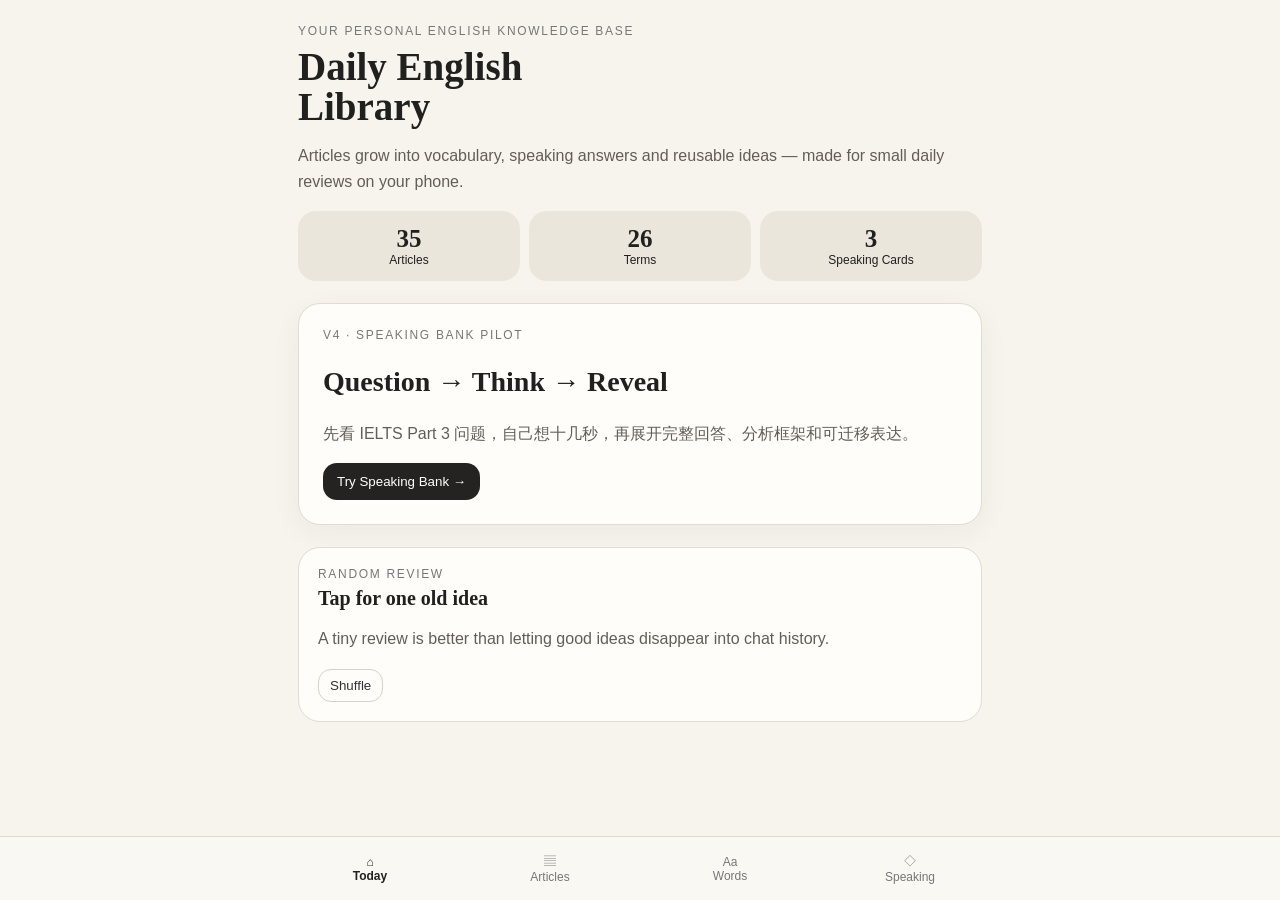
<file: index-v4.html>
<!doctype html>
<html lang="zh-CN">
<head>
<meta charset="utf-8">
<meta name="viewport" content="width=device-width,initial-scale=1,viewport-fit=cover">
<meta name="theme-color" content="#f7f4ee">
<meta name="apple-mobile-web-app-capable" content="yes">
<title>Daily English Library v4</title>
<style>
*{box-sizing:border-box} body{margin:0;background:#f7f4ee;color:#20201f;font-family:-apple-system,BlinkMacSystemFont,"Segoe UI",sans-serif}
main{max-width:720px;margin:auto;padding:24px 18px 110px}.eyebrow{font-size:12px;letter-spacing:.14em;text-transform:uppercase;color:#777}
h1,.serif{font-family:Georgia,serif} h1{font-size:39px;line-height:1.02;margin:9px 0}.sub,.idea{color:#625e57;line-height:1.65}
.hero,.card{background:#fffdf9;border:1px solid #e1dbd1;border-radius:22px;padding:19px;margin:13px 0}.hero{padding:24px;box-shadow:0 8px 30px #2823190d;margin:22px 0}
.grid{display:grid;grid-template-columns:repeat(3,1fr);gap:9px;margin:16px 0}.stat{background:#ebe6dc;border-radius:18px;padding:14px 5px;text-align:center;font-size:12px}.stat b{font-family:Georgia,serif;font-size:25px;display:block}
.pill{display:inline-block;padding:7px 10px;background:#ece7dd;border-radius:999px;font-size:12px;margin:3px}.card h3{margin:6px 0;font-family:Georgia,serif;font-size:20px}
.meta,.small{font-size:12px;color:#858078}.search{width:100%;border:1px solid #ddd6ca;background:#fffdf9;border-radius:15px;padding:14px;font-size:16px;outline:none;margin:12px 0}
.tabs{position:fixed;bottom:0;left:0;right:0;background:#faf8f3ee;backdrop-filter:blur(18px);border-top:1px solid #ded8ce;padding:7px 10px calc(7px + env(safe-area-inset-bottom));z-index:9}
.tabs>div{max-width:720px;margin:auto;display:flex}.nav{flex:1;border:0;background:none;padding:9px 2px;color:#777;font-size:12px}.nav.active{color:#222;font-weight:700}
.action{border:0;background:#242321;color:#fff;border-radius:14px;padding:11px 14px}.ghost{border:1px solid #d8d1c5;background:transparent;border-radius:13px;padding:8px 11px;color:#333}
.hidden{display:none!important}.sectionTitle{font-family:Georgia,serif;font-size:28px;margin:24px 0 4px}.wordline{display:flex;justify-content:space-between;gap:10px}.word{font-family:Georgia,serif;font-size:22px}.zh{color:#777}
.example{font-size:14px;line-height:1.5;color:#555;font-style:italic}.filters{display:flex;overflow:auto;gap:6px;padding:2px 0 7px}.filter{white-space:nowrap;border:1px solid #d8d1c5;background:transparent;border-radius:999px;padding:8px 11px;color:#555}.filter.active{background:#242321;color:white;border-color:#242321}
.type{font-size:10px;letter-spacing:.08em;text-transform:uppercase;color:#8b8174;margin-bottom:5px}.reader{position:fixed;inset:0;background:#f7f4ee;z-index:20;overflow:auto;padding:calc(18px + env(safe-area-inset-top)) 18px 50px}
.readerInner{max-width:680px;margin:auto}.readerTop{display:flex;justify-content:space-between}.reader h2{font-family:Georgia,serif;font-size:34px;line-height:1.08}.placeholder{border-left:3px solid #d7cfc2;padding-left:15px;color:#69635c;line-height:1.65}
.note{background:#eee8de;border-radius:16px;padding:14px;line-height:1.55;color:#625e57}
.speaking-card{overflow:hidden}.question{font-family:Georgia,serif;font-size:21px;line-height:1.35;margin:8px 0 12px}.answer{border-top:1px solid #e6dfd5;margin-top:14px;padding-top:14px}.answer p{line-height:1.72;color:#48443f}
.framework{background:#f1ece3;border-radius:14px;padding:12px 14px;margin:10px 0;font-size:14px;color:#5e584f}.expression{border-left:3px solid #cfc5b6;padding:2px 0 2px 12px;margin:12px 0;font-family:Georgia,serif;line-height:1.55}
.reveal{width:100%;margin-top:8px}.related{font-size:12px;color:#847d74;margin-top:12px}
</style>
</head>
<body><main>
<section id="today">
<div class="eyebrow">Your personal English knowledge base</div><h1>Daily English<br>Library</h1>
<p class="sub">Articles grow into vocabulary, speaking answers and reusable ideas — made for small daily reviews on your phone.</p>
<div class="grid"><div class="stat"><b>35</b>Articles</div><div class="stat"><b>26</b>Terms</div><div class="stat"><b>3</b>Speaking Cards</div></div>
<div class="hero"><div class="eyebrow">v4 · Speaking Bank pilot</div><h2 class="serif" style="font-size:28px">Question → Think → Reveal</h2>
<p class="idea">先看 IELTS Part 3 问题，自己想十几秒，再展开完整回答、分析框架和可迁移表达。</p>
<button class="action" onclick="show('ideas')">Try Speaking Bank →</button></div>
<div class="card"><div class="eyebrow">Random review</div><h3 id="randomTitle">Tap for one old idea</h3><p id="randomText" class="idea">A tiny review is better than letting good ideas disappear into chat history.</p><button class="ghost" onclick="randomReview()">Shuffle</button></div>
</section>

<section id="articles" class="hidden"><div class="eyebrow">Archive</div><h2 class="sectionTitle">Articles</h2><p class="small">Course map · #12–#35</p><input id="articleSearch" class="search" placeholder="Search title, topic, framework…" oninput="renderArticles()"><div id="articleList"></div></section>

<section id="words" class="hidden"><div class="eyebrow">Language bank</div><h2 class="sectionTitle">Words & Terms</h2><p class="small">普通词汇、学术术语和专有名词分开复习。状态保存在这台设备。</p>
<div class="filters"><button class="filter active" onclick="setType('all',this)">All</button><button class="filter" onclick="setType('vocab',this)">Vocabulary</button><button class="filter" onclick="setType('academic',this)">Academic Terms</button><button class="filter" onclick="setType('proper',this)">Proper Nouns</button><button class="filter" onclick="setType('saved',this)">★ Saved</button></div>
<input id="wordSearch" class="search" placeholder="Search English or Chinese…" oninput="renderWords()"><div id="wordList"></div></section>

<section id="ideas" class="hidden"><div class="eyebrow">IELTS · Speaking Part 3</div><h2 class="sectionTitle">Speaking Bank</h2>
<p class="small">先回答，再展开。每张卡都把文章里的观点变成真正可以说出口的一段话。</p>
<div class="filters"><button class="filter active" onclick="setSpeakingType('all',this)">All</button><button class="filter" onclick="setSpeakingType('Finance',this)">Finance</button><button class="filter" onclick="setSpeakingType('Psychology',this)">Psychology</button></div>
<div id="speakingList"></div>
<h2 class="sectionTitle">Reusable Expressions</h2><p class="small">从完整回答里抽出来，再迁移到别的话题。</p><div id="exprList"></div>
<h2 class="sectionTitle">Analysis Toolbox</h2>
<div class="card"><b>Scarcity</b><p class="idea">What becomes scarce when something else becomes abundant?</p></div>
<div class="card"><b>Incentives</b><p class="idea">Who benefits, and what behavior does the reward system encourage?</p></div>
<div class="card"><b>Causality</b><p class="idea">Observation → Cause → Signal → Effect.</p></div>
<div class="card"><b>Scale & Feedback</b><p class="idea">What happens if everyone responds this way?</p></div>
<div class="card"><b>Measurement</b><p class="idea">Goal → Proxy → Incentive → Gaming.</p></div>
</section></main>

<div id="reader" class="reader hidden"><div class="readerInner"><div class="readerTop"><button class="ghost" onclick="closeArticle()">← Library</button><button id="saveArticle" class="ghost" onclick="toggleArticleSave()">☆ Save</button></div><div id="readerContent"></div></div></div>
<div class="tabs"><div><button class="nav active" data-id="today" onclick="show('today')">⌂<br>Today</button><button class="nav" data-id="articles" onclick="show('articles')">▤<br>Articles</button><button class="nav" data-id="words" onclick="show('words')">Aa<br>Words</button><button class="nav" data-id="ideas" onclick="show('ideas')">◇<br>Speaking</button></div></div>

<script>
const articles=[
{n:12,title:"Success: Why Achievement Does Not Always Bring Happiness",cat:"Society",framework:"Well-being",idea:"Achievement and well-being are related, but they are not identical."},
{n:13,title:"Why We Pay More for Brands",cat:"Business",framework:"Symbolic Value",idea:"Consumers often buy identity and meaning, not only function."},
{n:14,title:"Why Online Reviews Do Not Always Improve Our Decisions",cat:"Psychology",framework:"Judgment",idea:"More information does not automatically produce better judgment."},
{n:15,title:"The Hidden Cost of Fast Fashion",cat:"Society",framework:"True Cost",idea:"A low price can hide costs paid elsewhere in the system."},
{n:16,title:"Why Buy Now, Pay Later Feels So Easy",cat:"Finance",framework:"Present Bias",idea:"Easy payment is not the same as affordability."},
{n:17,title:"Why Wanting Something Can Feel Better Than Having It",cat:"Psychology",framework:"Wanting vs Liking",idea:"Desire and enjoyment are related but psychologically distinct."},
{n:18,title:"Why We Hate Losing More Than We Like Winning",cat:"Psychology",framework:"Loss Aversion",idea:"Past investment should not determine future value."},
{n:19,title:"Why Waiting Can Be Part of the Pleasure",cat:"Psychology",framework:"Anticipation",idea:"Happiness can begin before consumption itself."},
{n:20,title:"Why Boredom May Be More Useful Than It Feels",cat:"Psychology",framework:"Useful Discomfort",idea:"Removing discomfort is not the same as removing something useless."},
{n:21,title:"Why Popular Things Become Even More Popular",cat:"Psychology",framework:"Social Proof",idea:"Popularity can create more popularity through feedback."},
{n:22,title:"Why Earning More Does Not Always Make Us Feel Richer",cat:"Finance",framework:"Lifestyle Inflation",idea:"Higher income does not automatically create proportionally greater freedom."},
{n:23,title:"Why Too Many Choices Can Make Us Less Happy",cat:"Psychology",framework:"Choice Overload",idea:"Optimization has a cost; more choice is not always better."},
{n:24,title:"Why Free Things Make Us Spend More",cat:"Psychology",framework:"Zero-Price Effect",idea:"A zero price does not imply a zero cost."},
{n:25,title:"Why We Keep Paying for Things We Barely Use",cat:"Business",framework:"Defaults",idea:"Defaults shape behavior even when preferences do not change."},
{n:26,title:"Why AI May Make Some Skills More Valuable, Not Less",cat:"Technology",framework:"Scarcity",idea:"When one capability becomes abundant, value can move toward what remains scarce."},
{n:27,title:"Why Companies Want Your Attention",cat:"Technology",framework:"Incentives",idea:"Information can be abundant while human attention remains scarce."},
{n:28,title:"Why Paying Feels Different Depending on How You Pay",cat:"Psychology",framework:"Friction",idea:"Lower friction is not automatically better decision-making."},
{n:29,title:"Why We Feel Richer When the Stock Market Goes Up",cat:"Finance",framework:"Stock vs Flow",idea:"Being wealthier is not identical to having more spendable cash."},
{n:30,title:"Why Good News Can Be Bad News for the Stock Market",cat:"Finance",framework:"Second-order Effects",idea:"Markets react to surprises rather than information in isolation."},
{n:31,title:"Why Lower Interest Rates Do Not Always Make Stocks Rise",cat:"Finance",framework:"Causality",idea:"The same policy move can mean different things depending on its underlying cause."},
{n:32,title:"Why Saving Money Can Sometimes Hurt the Economy",cat:"Economics",framework:"Scale & Feedback",idea:"What is rational for one household may not produce the same result economy-wide."},
{n:33,title:"Why Expensive Things Can Sometimes Become More Popular",cat:"Business",framework:"Signalling",idea:"Price can function not only as a cost but also as a signal."},
{n:34,title:"Why Predictions Can Change the Future They Predict",cat:"Economics",framework:"Expectations",idea:"Expectations can influence outcomes without fully determining them."},
{n:35,title:"Why Being Busy Can Feel Like Being Successful",cat:"Psychology",framework:"Measurement",idea:"The metric is a representation of the goal, not the goal itself."}];

const words=[
{w:"proxy",zh:"代理指标",type:"vocab",ex:"When something is difficult to measure, people often rely on a proxy.",src:"#35"},
{w:"metric",zh:"衡量指标",type:"academic",ex:"A metric is a quantitative measure used to track performance.",src:"#35"},
{w:"distort",zh:"扭曲",type:"vocab",ex:"Poorly designed targets can distort behavior.",src:"#35"},
{w:"productivity",zh:"生产率；工作效率",type:"academic",ex:"Visible activity is not necessarily the same as productivity.",src:"#35"},
{w:"self-fulfilling prophecy",zh:"自我实现预言",type:"academic",ex:"A belief may change behavior in ways that make itself more likely to become true.",src:"#34"},
{w:"credibility",zh:"可信度",type:"vocab",ex:"Central-bank credibility can influence expectations.",src:"#34"},
{w:"amplify",zh:"放大",type:"vocab",ex:"Fear can amplify market movements.",src:"#34"},
{w:"Veblen goods",zh:"凡勃伦商品",type:"academic",ex:"A high price can sometimes contribute to a product's status value.",src:"#33"},
{w:"Thorstein Veblen",zh:"索尔斯坦·凡勃伦",type:"proper",ex:"An economist and sociologist associated with conspicuous consumption.",src:"#33"},
{w:"exclusivity",zh:"排他性；稀缺感",type:"vocab",ex:"Limited supply can create exclusivity.",src:"#33"},
{w:"symbolic value",zh:"象征价值",type:"academic",ex:"Luxury goods can provide symbolic value beyond practical function.",src:"#33"},
{w:"craftsmanship",zh:"工艺；手艺",type:"vocab",ex:"Customers may pay more for craftsmanship.",src:"#33"},
{w:"paradox of thrift",zh:"节俭悖论",type:"academic",ex:"What is prudent for one household can weaken demand if everyone does it at once.",src:"#32"},
{w:"aggregate demand",zh:"总需求",type:"academic",ex:"Weak aggregate demand can reduce employment.",src:"#32"},
{w:"countercyclical",zh:"逆周期的",type:"academic",ex:"Governments sometimes use countercyclical policy.",src:"#32"},
{w:"underlying cause",zh:"根本原因",type:"vocab",ex:"Policy should address the underlying cause.",src:"#31"},
{w:"Federal Reserve",zh:"美国联邦储备系统",type:"proper",ex:"The central bank of the United States.",src:"#31"},
{w:"priced in",zh:"已被市场计价",type:"academic",ex:"Good news may already be priced in.",src:"#30"},
{w:"wealth effect",zh:"财富效应",type:"academic",ex:"Rising asset values can affect consumption through the wealth effect.",src:"#29"},
{w:"liquidity",zh:"流动性",type:"academic",ex:"Investors often prefer liquidity during uncertainty.",src:"#29"},
{w:"pain of paying",zh:"支付痛感",type:"academic",ex:"Payment methods can change the psychological pain of paying.",src:"#28"},
{w:"friction",zh:"摩擦；阻力",type:"vocab",ex:"Useful friction can create a decision point.",src:"#28"},
{w:"incentive",zh:"激励",type:"vocab",ex:"People respond to incentives.",src:"#27"},
{w:"attention economy",zh:"注意力经济",type:"academic",ex:"In the attention economy, human attention is a scarce resource.",src:"#27"},
{w:"scarcity",zh:"稀缺性",type:"academic",ex:"Abundance in one area can create scarcity elsewhere.",src:"#26"},
{w:"Goodhart's Law",zh:"古德哈特定律",type:"proper",ex:"When a measure becomes a target, it can stop being a good measure.",src:"#35"}];

const speakingCards=[
{src:"#30",cat:"Finance",framework:"Expectation → Surprise → Price reaction",
q:"Why can stock prices fall even when a company reports good results?",
answer:"I think the key point is that financial markets react to surprises rather than information in isolation. Investors usually form expectations before earnings are announced, so a strong result may already be reflected in the share price. If the actual figures are good but still weaker than expected, investors may become disappointed and sell the stock. In other words, what matters is not simply whether the news is positive, but whether it is better or worse than what the market has already priced in.",
expr:["Markets react to surprises rather than information in isolation.","What matters is not simply whether X, but whether Y."]},
{src:"#31",cat:"Finance",framework:"Observation → Cause → Signal → Effect",
q:"Do lower interest rates always have a positive effect on the stock market?",
answer:"Not necessarily. Lower interest rates can support stock prices because borrowing becomes cheaper and future corporate earnings may be valued more highly. However, the same rate cut can send a very different signal if it happens because the economy is weakening rapidly. In that case, investors may focus more on the underlying cause than on the lower rate itself. So I would say the effect depends on context: the same policy action can have different implications depending on why it happened.",
expr:["The same event can have different implications depending on its underlying cause.","The effect depends on context rather than the event in isolation."]},
{src:"#35",cat:"Psychology",framework:"Goal → Proxy → Incentive → Gaming",
q:"Why do people often confuse being busy with being productive?",
answer:"One reason is that busyness is much easier to observe than real productivity. The value of good work can be difficult to measure, while meetings, messages and long working hours are highly visible. Once these visible activities become a proxy for performance, people have an incentive to optimize the proxy rather than the real goal. This is why someone can appear extremely busy without producing much useful output. The problem is not activity itself, but confusing a visible measure with the outcome we actually care about.",
expr:["The problem is not X itself, but confusing X with Y.","What gets measured influences what people optimize for."]}];

const expressions=[
["The problem is not X itself, but confusing X with Y.","#35"],
["What gets measured influences what people optimize for.","#35"],
["Expectations do not have to determine reality in order to influence it.","#34"],
["Price can function not only as a cost but also as a signal.","#33"],
["What is rational for an individual may not produce the same result at the collective level.","#32"],
["The same event can have different implications depending on its underlying cause.","#31"],
["Markets react to surprises rather than information in isolation.","#30"],
["An improvement in the aggregate does not necessarily benefit every group equally.","#29"],
["Good design should make routine decisions easy while making important decisions visible.","#28"],
["Interests can be aligned without being identical.","#27"],
["When one thing becomes abundant, value often moves toward what remains scarce.","#26"]];

let states=JSON.parse(localStorage.getItem("del-word-states")||"{}"),saved=JSON.parse(localStorage.getItem("del-saved")||"{}"),savedArticles=JSON.parse(localStorage.getItem("del-saved-articles")||"{}"),currentType="all",currentSpeakingType="all",currentArticle=null;
function show(id){document.querySelectorAll("main>section").forEach(x=>x.classList.add("hidden"));document.getElementById(id).classList.remove("hidden");document.querySelectorAll(".nav").forEach(x=>x.classList.toggle("active",x.dataset.id===id));scrollTo(0,0)}
function renderArticles(){let q=(articleSearch.value||"").toLowerCase();articleList.innerHTML=articles.filter(a=>JSON.stringify(a).toLowerCase().includes(q)).slice().reverse().map(a=>`<div class="card" onclick="openArticle(${a.n})"><div class="meta">#${a.n} · ${a.cat} · ${a.framework}</div><h3>${a.title}</h3><p class="idea">${a.idea}</p></div>`).join("")}
function setType(t,b){currentType=t;b.parentElement.querySelectorAll(".filter").forEach(x=>x.classList.remove("active"));b.classList.add("active");renderWords()}
function label(t){return t==="academic"?"Academic / Technical":t==="proper"?"Proper Noun":"Vocabulary"}
function cycle(w){let order=["new","fuzzy","known"],v=states[w]||"new";states[w]=order[(order.indexOf(v)+1)%3];localStorage.setItem("del-word-states",JSON.stringify(states));renderWords()}
function stateText(w){return states[w]==="known"?"✓ 认识":states[w]==="fuzzy"?"~ 模糊":"? 不认识"}
function toggleSave(w){saved[w]=!saved[w];localStorage.setItem("del-saved",JSON.stringify(saved));renderWords()}
function renderWords(){let q=(wordSearch.value||"").toLowerCase();wordList.innerHTML=words.filter(x=>(currentType==="all"||x.type===currentType||(currentType==="saved"&&saved[x.w]))&&(x.w+x.zh+x.ex).toLowerCase().includes(q)).map(x=>`<div class="card"><div class="type">${label(x.type)} · ${x.src}</div><div class="wordline"><div><div class="word">${x.w}</div><div class="zh">${x.zh}</div></div><button class="ghost" onclick='toggleSave(${JSON.stringify(x.w)})'>${saved[x.w]?"★":"☆"}</button></div><p class="example">${x.ex}</p><button class="ghost" onclick='cycle(${JSON.stringify(x.w)})'>${stateText(x.w)}</button></div>`).join("")}
function setSpeakingType(t,b){currentSpeakingType=t;b.parentElement.querySelectorAll(".filter").forEach(x=>x.classList.remove("active"));b.classList.add("active");renderSpeaking()}
function toggleAnswer(i){document.getElementById("answer-"+i).classList.toggle("hidden");let b=document.getElementById("reveal-"+i);b.textContent=document.getElementById("answer-"+i).classList.contains("hidden")?"Reveal answer ↓":"Hide answer ↑"}
function renderSpeaking(){speakingList.innerHTML=speakingCards.filter(x=>currentSpeakingType==="all"||x.cat===currentSpeakingType).map((x,i)=>`<div class="card speaking-card"><div class="meta">${x.src} · ${x.cat}</div><div class="question">${x.q}</div><div class="framework"><b>Framework:</b> ${x.framework}</div><button id="reveal-${i}" class="ghost reveal" onclick="toggleAnswer(${i})">Reveal answer ↓</button><div id="answer-${i}" class="answer hidden"><div class="eyebrow">Full response</div><p>${x.answer}</p><div class="eyebrow">Reusable expressions</div>${x.expr.map(e=>`<div class="expression">${e}</div>`).join("")}<div class="related">Related article · ${x.src}</div></div></div>`).join("")}
function renderExpr(){exprList.innerHTML=expressions.map(x=>`<div class="card"><div class="meta">${x[1]}</div><h3>${x[0]}</h3></div>`).join("")}
function openArticle(n){let a=articles.find(x=>x.n===n);currentArticle=n;reader.classList.remove("hidden");document.body.style.overflow="hidden";saveArticle.textContent=savedArticles[n]?"★ Saved":"☆ Save";readerContent.innerHTML=`<div class="eyebrow" style="margin-top:28px">Daily English Article · #${a.n}</div><h2>${a.title}</h2><span class="pill">${a.cat}</span><span class="pill">${a.framework}</span><p class="idea"><b>Core idea:</b> ${a.idea}</p><div class="note">文章阅读页结构保留不变。等历史文章正式搬入后，这里会显示 English Article、中文 Summary、Vocabulary、Difficult Sentences、IELTS Part 3 和 Writing Prompt。</div><h3 class="sectionTitle">English Article</h3><p class="placeholder">Full archived text not imported yet.</p>`}
function closeArticle(){reader.classList.add("hidden");document.body.style.overflow="";currentArticle=null}
function toggleArticleSave(){if(!currentArticle)return;savedArticles[currentArticle]=!savedArticles[currentArticle];localStorage.setItem("del-saved-articles",JSON.stringify(savedArticles));saveArticle.textContent=savedArticles[currentArticle]?"★ Saved":"☆ Save"}
function randomReview(){let p=[...articles.map(x=>({t:"#"+x.n+" · "+x.framework,v:x.idea})),...speakingCards.map(x=>({t:x.src+" · Speaking Question",v:x.q}))];let x=p[Math.floor(Math.random()*p.length)];randomTitle.textContent=x.t;randomText.textContent=x.v}
renderArticles();renderWords();renderSpeaking();renderExpr();
</script></body></html>
</file>
<file: css/app.css>
*{box-sizing:border-box} body{margin:0;background:#f7f4ee;color:#20201f;font-family:-apple-system,BlinkMacSystemFont,"Segoe UI",sans-serif}
main{max-width:720px;margin:auto;padding:24px 18px 110px}.eyebrow{font-size:12px;letter-spacing:.14em;text-transform:uppercase;color:#777}
h1,.serif{font-family:Georgia,serif} h1{font-size:39px;line-height:1.02;margin:9px 0}.sub,.idea{color:#625e57;line-height:1.65}
.hero,.card{background:#fffdf9;border:1px solid #e1dbd1;border-radius:22px;padding:19px;margin:13px 0}.hero{padding:24px;box-shadow:0 8px 30px #2823190d;margin:22px 0}
.grid{display:grid;grid-template-columns:repeat(3,1fr);gap:9px;margin:16px 0}.stat{background:#ebe6dc;border-radius:18px;padding:14px 5px;text-align:center;font-size:12px}.stat b{font-family:Georgia,serif;font-size:25px;display:block}
.pill{display:inline-block;padding:7px 10px;background:#ece7dd;border-radius:999px;font-size:12px;margin:3px}.card h3{margin:6px 0;font-family:Georgia,serif;font-size:20px}
.meta,.small{font-size:12px;color:#858078}.search{width:100%;border:1px solid #ddd6ca;background:#fffdf9;border-radius:15px;padding:14px;font-size:16px;outline:none;margin:12px 0}
.tabs{position:fixed;bottom:0;left:0;right:0;background:#faf8f3ee;backdrop-filter:blur(18px);border-top:1px solid #ded8ce;padding:7px 10px calc(7px + env(safe-area-inset-bottom));z-index:9}
.tabs>div{max-width:720px;margin:auto;display:flex}.nav{flex:1;border:0;background:none;padding:9px 2px;color:#777;font-size:12px}.nav.active{color:#222;font-weight:700}
.action{border:0;background:#242321;color:#fff;border-radius:14px;padding:11px 14px}.ghost{border:1px solid #d8d1c5;background:transparent;border-radius:13px;padding:8px 11px;color:#333}
.hidden{display:none!important}.sectionTitle{font-family:Georgia,serif;font-size:28px;margin:24px 0 4px}.wordline{display:flex;justify-content:space-between;gap:10px}.word{font-family:Georgia,serif;font-size:22px}.zh{color:#777}
.example{font-size:14px;line-height:1.5;color:#555;font-style:italic}.filters{display:flex;overflow:auto;gap:6px;padding:2px 0 7px}.filter{white-space:nowrap;border:1px solid #d8d1c5;background:transparent;border-radius:999px;padding:8px 11px;color:#555}.filter.active{background:#242321;color:white;border-color:#242321}
.type{font-size:10px;letter-spacing:.08em;text-transform:uppercase;color:#8b8174;margin-bottom:5px}.reader{position:fixed;inset:0;background:#f7f4ee;z-index:20;overflow:auto;padding:calc(18px + env(safe-area-inset-top)) 18px 50px}
.readerInner{max-width:680px;margin:auto}.readerTop{display:flex;justify-content:space-between}.reader h2{font-family:Georgia,serif;font-size:34px;line-height:1.08}.placeholder{border-left:3px solid #d7cfc2;padding-left:15px;color:#69635c;line-height:1.65}
.note{background:#eee8de;border-radius:16px;padding:14px;line-height:1.55;color:#625e57}
.speaking-card{overflow:hidden}.question{font-family:Georgia,serif;font-size:21px;line-height:1.35;margin:8px 0 12px}.answer{border-top:1px solid #e6dfd5;margin-top:14px;padding-top:14px}.answer p{line-height:1.72;color:#48443f}
.framework{background:#f1ece3;border-radius:14px;padding:12px 14px;margin:10px 0;font-size:14px;color:#5e584f}.expression{border-left:3px solid #cfc5b6;padding:2px 0 2px 12px;margin:12px 0;font-family:Georgia,serif;line-height:1.55}
.reveal{width:100%;margin-top:8px}.related{font-size:12px;color:#847d74;margin-top:12px}.articleBody{font-family:Georgia,serif;font-size:18px;line-height:1.82;color:#34312d}.articleBody p{margin:0 0 1.25em}.archiveBadge{display:inline-block;margin:8px 0 2px;padding:7px 10px;border-radius:999px;background:#e8efe7;font-size:12px;color:#52604f}

:root{color-scheme:light;--night-bg:#f4efe5;--night-card:#fffdf7;--night-text:#191816;--night-muted:#756f66;--night-line:#d8d0c3}
html[data-theme="dark"]{color-scheme:dark;--night-bg:#161719;--night-card:#1c1d20;--night-text:#d9dadd;--night-muted:#92959a;--night-line:#2b2d31}
@media(prefers-color-scheme:dark){html:not([data-theme]){color-scheme:dark;--night-bg:#161719;--night-card:#1c1d20;--night-text:#d9dadd;--night-muted:#92959a;--night-line:#2b2d31}}
html[data-theme="dark"] body,html:not([data-theme]) body{transition:background .2s,color .2s}
html[data-theme="dark"] body{background:#161719!important;color:#d9dadd!important}
@media(prefers-color-scheme:dark){html:not([data-theme]) body{background:#161719!important;color:#d9dadd!important}}
html[data-theme="dark"] .card,html[data-theme="dark"] .panel,html[data-theme="dark"] .sheet,html[data-theme="dark"] .article-card,html[data-theme="dark"] .word-card,html[data-theme="dark"] .speaking-card{background:#1c1d20!important;color:#d9dadd!important;border-color:#2b2d31!important}
@media(prefers-color-scheme:dark){html:not([data-theme]) .card,html:not([data-theme]) .panel,html:not([data-theme]) .sheet,html:not([data-theme]) .article-card,html:not([data-theme]) .word-card,html:not([data-theme]) .speaking-card{background:#1c1d20!important;color:#d9dadd!important;border-color:#2b2d31!important}}
.theme-switch{display:flex;gap:4px;margin:10px 0 4px;padding:4px;width:max-content;border:1px solid #d8d0c3;border-radius:999px}.theme-switch button{border:0;background:transparent;padding:6px 9px;border-radius:999px;font:inherit;font-size:12px}.theme-switch button.active{background:#191816;color:#fffdf7}html[data-theme="dark"] .theme-switch{border-color:#2b2d31}html[data-theme="dark"] .theme-switch button{color:#92959a}html[data-theme="dark"] .theme-switch button.active{background:#d9dadd;color:#161719}

/* Reading Lamp v2 — full dark-surface correction */
html[data-theme="dark"] body{
  background:#141516!important;color:#dedbd4!important;
}
html[data-theme="dark"] header,
html[data-theme="dark"] main,
html[data-theme="dark"] section,
html[data-theme="dark"] footer{
  color:#dedbd4;
}

/* Top intro */
html[data-theme="dark"] .eyebrow,
html[data-theme="dark"] .sub,
html[data-theme="dark"] .subtitle,
html[data-theme="dark"] .muted{
  color:#aaa69e!important;
}
html[data-theme="dark"] h1,
html[data-theme="dark"] h2,
html[data-theme="dark"] h3{
  color:#e7e3dc!important;
}

/* Theme control */
html[data-theme="dark"] .theme-switch{
  background:transparent!important;border-color:#b8b0a3!important;
}
html[data-theme="dark"] .theme-switch button{color:#aaa69e!important}
html[data-theme="dark"] .theme-switch button.active{
  background:#dbc69f!important;color:#171614!important;
}

/* Stats: force all three cards dark, warm numbers only */
html[data-theme="dark"] .stats > *,
html[data-theme="dark"] [class*="stat"]{
  background:#202122!important;
  border-color:#2e2f30!important;
  color:#b8b4ac!important;
  box-shadow:none!important;
}
html[data-theme="dark"] .stats b,
html[data-theme="dark"] .stats strong,
html[data-theme="dark"] [class*="stat"] b,
html[data-theme="dark"] [class*="stat"] strong{
  color:#dfc79e!important;
}

/* Main review / speaking card */
html[data-theme="dark"] .hero,
html[data-theme="dark"] .feature,
html[data-theme="dark"] .review-card,
html[data-theme="dark"] [class*="review"],
html[data-theme="dark"] [class*="hero"]{
  background:#191a1b!important;
  color:#d9d6cf!important;
  border-color:#4a4237!important;
  box-shadow:0 -1px 0 rgba(225,199,155,.18),0 0 28px rgba(203,166,105,.025)!important;
}
html[data-theme="dark"] .hero h2,
html[data-theme="dark"] .feature h2,
html[data-theme="dark"] .review-card h2,
html[data-theme="dark"] [class*="review"] h2{
  color:#e4ddd1!important;
}
html[data-theme="dark"] .hero button,
html[data-theme="dark"] .feature button,
html[data-theme="dark"] .review-card button,
html[data-theme="dark"] [class*="review"] button{
  background:#282622!important;color:#e8e2d8!important;border-color:#75664f!important;
}

/* Bottom nav must stay dark */
html[data-theme="dark"] nav,
html[data-theme="dark"] .bottom-nav,
html[data-theme="dark"] [class*="bottom"][class*="nav"]{
  background:rgba(18,19,20,.96)!important;
  color:#96938d!important;
  border-color:#2b2c2d!important;
  box-shadow:0 -8px 24px rgba(0,0,0,.12)!important;
}
html[data-theme="dark"] nav a,
html[data-theme="dark"] nav button,
html[data-theme="dark"] .bottom-nav *{
  color:#96938d!important;
}
html[data-theme="dark"] nav .active,
html[data-theme="dark"] nav [aria-current="page"],
html[data-theme="dark"] .bottom-nav .active{
  color:#dcc397!important;
}

/* Generic light surfaces inside the app: darken without affecting theme switch */
html[data-theme="dark"] main [style*="background"],
html[data-theme="dark"] .card,
html[data-theme="dark"] .panel,
html[data-theme="dark"] .sheet,
html[data-theme="dark"] .article-card,
html[data-theme="dark"] .word-card,
html[data-theme="dark"] .speaking-card{
  border-color:#303132;
}

/* Auto follows same palette when iOS itself is dark */
@media(prefers-color-scheme:dark){
  html:not([data-theme]) body{background:#141516!important;color:#dedbd4!important}
  html:not([data-theme]) .stats > *,html:not([data-theme]) [class*="stat"]{background:#202122!important;border-color:#2e2f30!important;color:#b8b4ac!important;box-shadow:none!important}
  html:not([data-theme]) .stats b,html:not([data-theme]) .stats strong,html:not([data-theme]) [class*="stat"] b{color:#dfc79e!important}
  html:not([data-theme]) .hero,html:not([data-theme]) .feature,html:not([data-theme]) .review-card,html:not([data-theme]) [class*="review"],html:not([data-theme]) [class*="hero"]{background:#191a1b!important;color:#d9d6cf!important;border-color:#4a4237!important;box-shadow:0 -1px 0 rgba(225,199,155,.18),0 0 28px rgba(203,166,105,.025)!important}
  html:not([data-theme]) nav,html:not([data-theme]) .bottom-nav,html:not([data-theme]) [class*="bottom"][class*="nav"]{background:rgba(18,19,20,.96)!important;color:#96938d!important;border-color:#2b2c2d!important}
}


/* Reading Lamp — selected B glow */
html[data-theme="dark"] .review-card,
html[data-theme="dark"] [class*="review"],
html[data-theme="dark"] .hero,
html[data-theme="dark"] [class*="hero"]{
  position:relative!important;
  isolation:isolate;
  overflow:visible!important;
}
html[data-theme="dark"] .review-card::before,
html[data-theme="dark"] [class*="review"]::before,
html[data-theme="dark"] .hero::before,
html[data-theme="dark"] [class*="hero"]::before{
  content:"";
  position:absolute;
  z-index:-1;
  width:78%;
  height:70px;
  left:11%;
  top:-22px;
  border-radius:50%;
  background:rgba(218,187,133,var(--glow-alpha,.10));
  filter:blur(var(--glow-blur,40px));
  pointer-events:none;
}
html[data-glow="b"]{--glow-alpha:.12;--glow-blur:38px}
/* Readable secondary controls on dark surfaces. */
html[data-theme="dark"] .filter,
html[data-theme="dark"] .ghost{color:#b8b4ad}
html[data-theme="dark"] .filter.active{color:#f4f1ea}
@media(prefers-color-scheme:dark){
/* Readable secondary controls on dark surfaces. */
html:not([data-theme]) .filter,
html:not([data-theme]) .ghost{color:#b8b4ad}
html:not([data-theme]) .filter.active{color:#f4f1ea}
html:not([data-theme]) .review-card,
html:not([data-theme]) [class*="review"],
html:not([data-theme]) .hero,
html:not([data-theme]) [class*="hero"]{
  position:relative!important;
  isolation:isolate;
  overflow:visible!important;
}
html:not([data-theme]) .review-card::before,
html:not([data-theme]) [class*="review"]::before,
html:not([data-theme]) .hero::before,
html:not([data-theme]) [class*="hero"]::before{
  content:"";
  position:absolute;
  z-index:-1;
  width:78%;
  height:70px;
  left:11%;
  top:-22px;
  border-radius:50%;
  background:rgba(218,187,133,var(--glow-alpha,.10));
  filter:blur(var(--glow-blur,40px));
  pointer-events:none;
}
}
/* Reading Lamp — Article Reader dark mode */
html[data-theme="dark"] .reader{background:#141516!important;color:#dedbd4!important}
html[data-theme="dark"] .reader h2,html[data-theme="dark"] .reader .sectionTitle{color:#e7e3dc!important}
html[data-theme="dark"] .reader .eyebrow,html[data-theme="dark"] .reader .meta,html[data-theme="dark"] .reader .small,html[data-theme="dark"] .reader .sub,html[data-theme="dark"] .reader .idea{color:#aaa69e!important}
html[data-theme="dark"] .reader .articleBody,html[data-theme="dark"] .reader .articleBody p{color:#d8d4cc!important}
html[data-theme="dark"] .reader .ghost{background:transparent!important;color:#c8c3ba!important;border-color:#55514a!important}
html[data-theme="dark"] .reader .pill{background:#242526!important;color:#bdb8af!important}
html[data-theme="dark"] .reader .note,html[data-theme="dark"] .reader .framework{background:#1d1e1f!important;color:#bbb6ad!important;border-color:#303132!important}
html[data-theme="dark"] .reader .placeholder{color:#aaa59c!important;border-left-color:#665d50!important}
html[data-theme="dark"] .reader .archiveBadge{background:#202822!important;color:#aebdab!important}

@media(prefers-color-scheme:dark){
html:not([data-theme]) .reader{background:#141516!important;color:#dedbd4!important}
html:not([data-theme]) .reader h2,html:not([data-theme]) .reader .sectionTitle{color:#e7e3dc!important}
html:not([data-theme]) .reader .eyebrow,html:not([data-theme]) .reader .meta,html:not([data-theme]) .reader .small,html:not([data-theme]) .reader .sub,html:not([data-theme]) .reader .idea{color:#aaa69e!important}
html:not([data-theme]) .reader .articleBody,html:not([data-theme]) .reader .articleBody p{color:#d8d4cc!important}
html:not([data-theme]) .reader .ghost{background:transparent!important;color:#c8c3ba!important;border-color:#55514a!important}
html:not([data-theme]) .reader .pill{background:#242526!important;color:#bdb8af!important}
html:not([data-theme]) .reader .note,html:not([data-theme]) .reader .framework{background:#1d1e1f!important;color:#bbb6ad!important;border-color:#303132!important}
html:not([data-theme]) .reader .placeholder{color:#aaa59c!important;border-left-color:#665d50!important}
html:not([data-theme]) .reader .archiveBadge{background:#202822!important;color:#aebdab!important}
}
</file>
